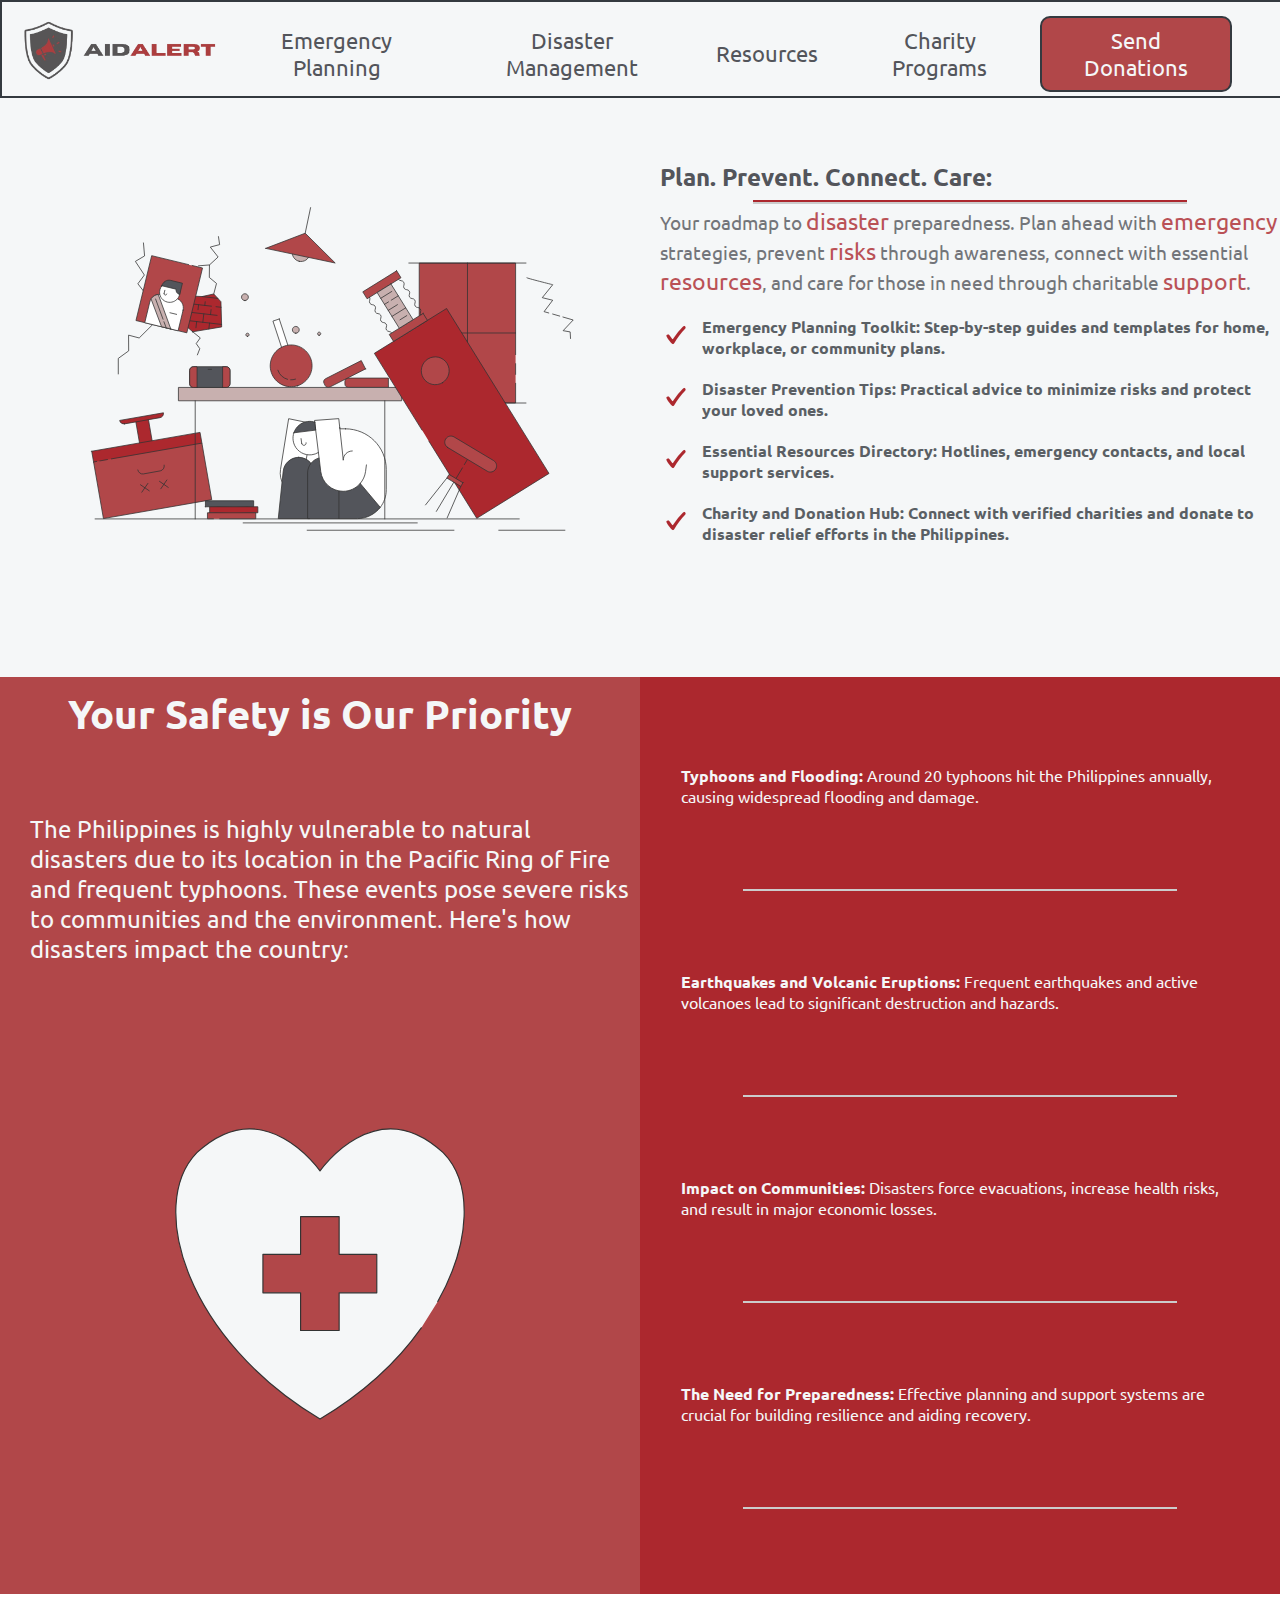
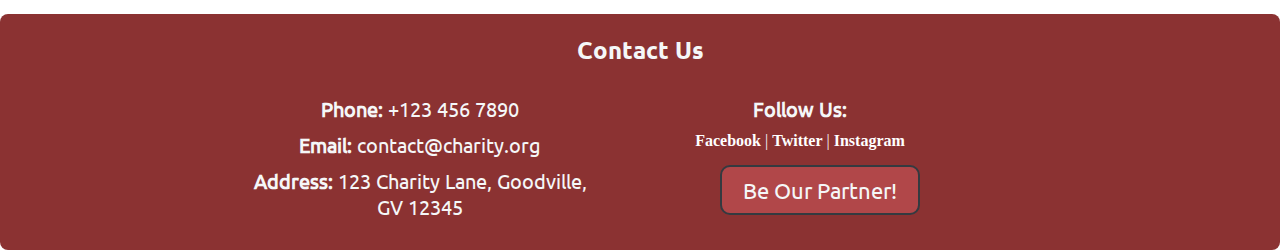
<file: htdocs/index.html>
<!DOCTYPE html>
<html lang="en">
<head>
  <meta charset="UTF-8">
  <meta name="viewport" content="width=device-width, initial-scale=1.0">
  <title>My App Bar</title>
  <link rel="stylesheet" href="firstLandingPage.css">
</head>
<body>
  <header>
    <div class="app-bar">
      <a href="index.html">
        <div><img src="assets/aid.png" alt="Logo"></div>
      </a>
      <nav>
        <button class="nav-btn emergency-planning" onclick="window.location.href='emergency planning.html';">Emergency Planning</button>    
        <button class="nav-btn disaster-management" onclick="window.location.href='disaster management.html';">Disaster Management</button>
        <button class="nav-btn resources" onclick="window.location.href='resources.html';">Resources</button>
        <button class="nav-btn charity-programs" onclick="window.location.href='charity.html';">Charity Programs</button>
        <button class="nav-btn nav-btnn" onclick="window.location.href='accadmin.php?redirect_to_donations=true';">Send Donations</button> <!-- Updated Link -->
      </nav>
    </div>
  </header>

  <div class="container firstPage-container">
    <div class="svgImage-container">
      <img src="assets/earthquake.svg" alt="SVG file"/>
    </div>
    <div class="info-container">
      <p class="top-text">Plan. Prevent. Connect. Care:</p>
      <hr class="divider">
      <p class="bottom-text">
        Your roadmap to <span class="red-text">disaster</span> preparedness. Plan ahead with <span class="red-text">emergency</span> strategies, prevent <span class="red-text">risks</span> through awareness, connect with essential <span class="red-text">resources</span>, and care for those in need through charitable <span class="red-text">support</span>.
      </p>
      <div class="sub-text-container">
        <div class="sub-text-icon">
          <img src="assets/check.png" alt="Icon image">
        </div>
        <p class="sub-text">Emergency Planning Toolkit: Step-by-step guides and templates for home, workplace, or community plans.</p>
      </div>
      <div class="sub-text-container">
        <div class="sub-text-icon">
          <img src="assets/check.png" alt="Icon image">
        </div>
        <p class="sub-text">Disaster Prevention Tips: Practical advice to minimize risks and protect your loved ones.</p>
      </div>
      <div class="sub-text-container">
        <div class="sub-text-icon">
          <img src="assets/check.png" alt="Icon image">
        </div>
        <p class="sub-text">Essential Resources Directory: Hotlines, emergency contacts, and local support services.</p>
      </div>
      <div class="sub-text-container">
        <div class="sub-text-icon">
          <img src="assets/check.png" alt="Icon image">
        </div>
        <p class="sub-text">Charity and Donation Hub: Connect with verified charities and donate to disaster relief efforts in the Philippines.</p>
      </div>
    </div>
  </div>

  <div class="container secondPage-container">
    <div class="left-container">
      <p class="centered-text">Your Safety is Our Priority</p>
      <div class="dividerrr"></div>
      <p class="disaster-text">The Philippines is highly vulnerable to natural disasters due to its location in the Pacific Ring of Fire and frequent typhoons. These events pose severe risks to communities and the environment. Here's how disasters impact the country:</p>
      <div class="image-container">
        <img src="assets/heart.svg" alt="Image">
      </div>
    </div>

    <div class="right-container">
      <div class="text">
        <span class="text-bold">Typhoons and Flooding:</span> Around 20 typhoons hit the Philippines annually, causing widespread flooding and damage.
      </div>
      <div class="divider"></div>
      <div class="text">
        <span class="text-bold">Earthquakes and Volcanic Eruptions:</span> Frequent earthquakes and active volcanoes lead to significant destruction and hazards.
      </div>
      <div class="divider"></div>
      <div class="text">
        <span class="text-bold">Impact on Communities:</span> Disasters force evacuations, increase health risks, and result in major economic losses.
      </div>
      <div class="divider"></div>
      <div class="text">
        <span class="text-bold">The Need for Preparedness:</span> Effective planning and support systems are crucial for building resilience and aiding recovery.
      </div>
      <div class="divider"></div>
    </div>
  </div>

  <div class="contact-section">
    <h2>Contact Us</h2>
    <div class="contact-container">
        <div class="contact-info">
            <p><strong>Phone:</strong> +123 456 7890</p>
            <p><strong>Email:</strong> contact@charity.org</p>
            <p><strong>Address:</strong> 123 Charity Lane, Goodville, GV 12345</p>
        </div>
        <div class="contact-social">
          <p><strong>Follow Us:</strong></p>
          <div class="social-links">
            <a href="https://www.facebook.com/charity" class="contact-link">Facebook</a> |
            <a href="https://twitter.com/charity" class="contact-link">Twitter</a> |
            <a href="https://www.instagram.com/charity" class="contact-link">Instagram</a>
          </div>
          <a href="accadmin.php">
            <button class="new-button">Be Our Partner!</button>
          </a>
        </div>
    </div>
  </div>
</body>
</html>
</file>
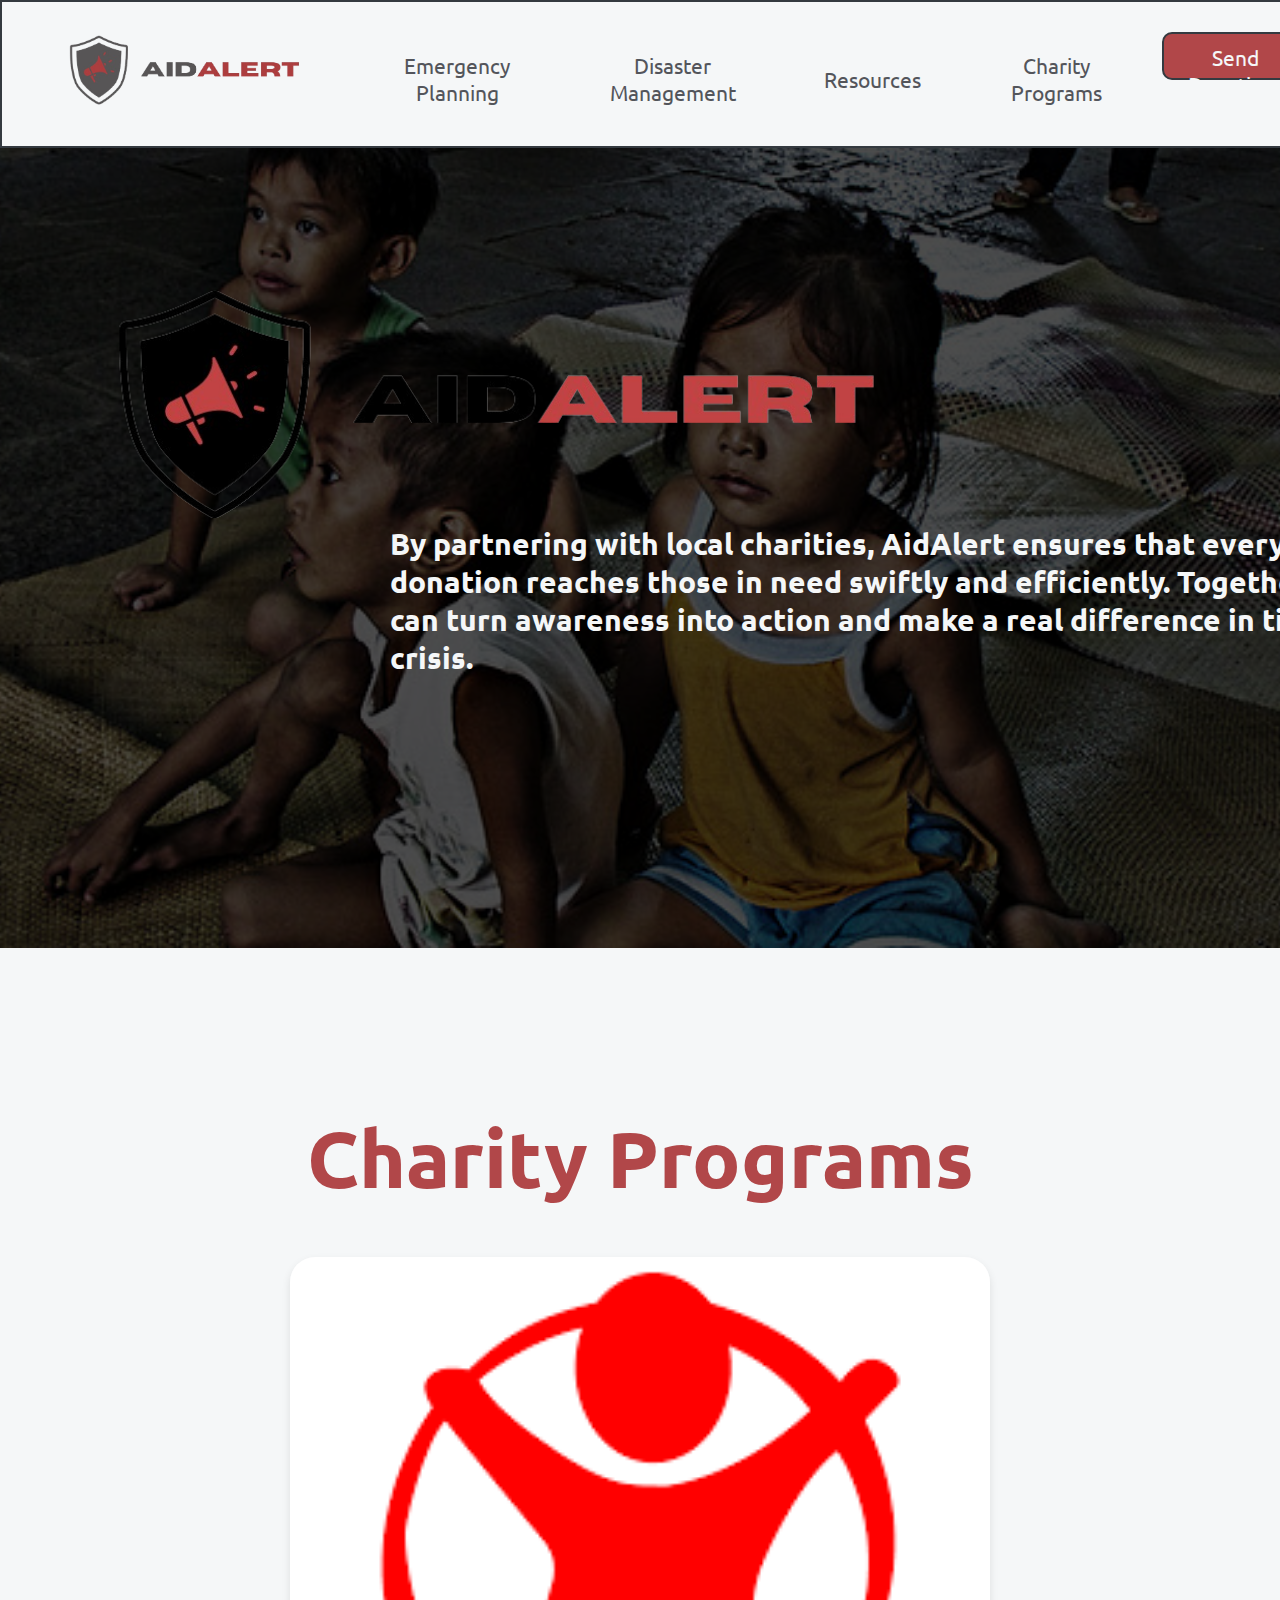
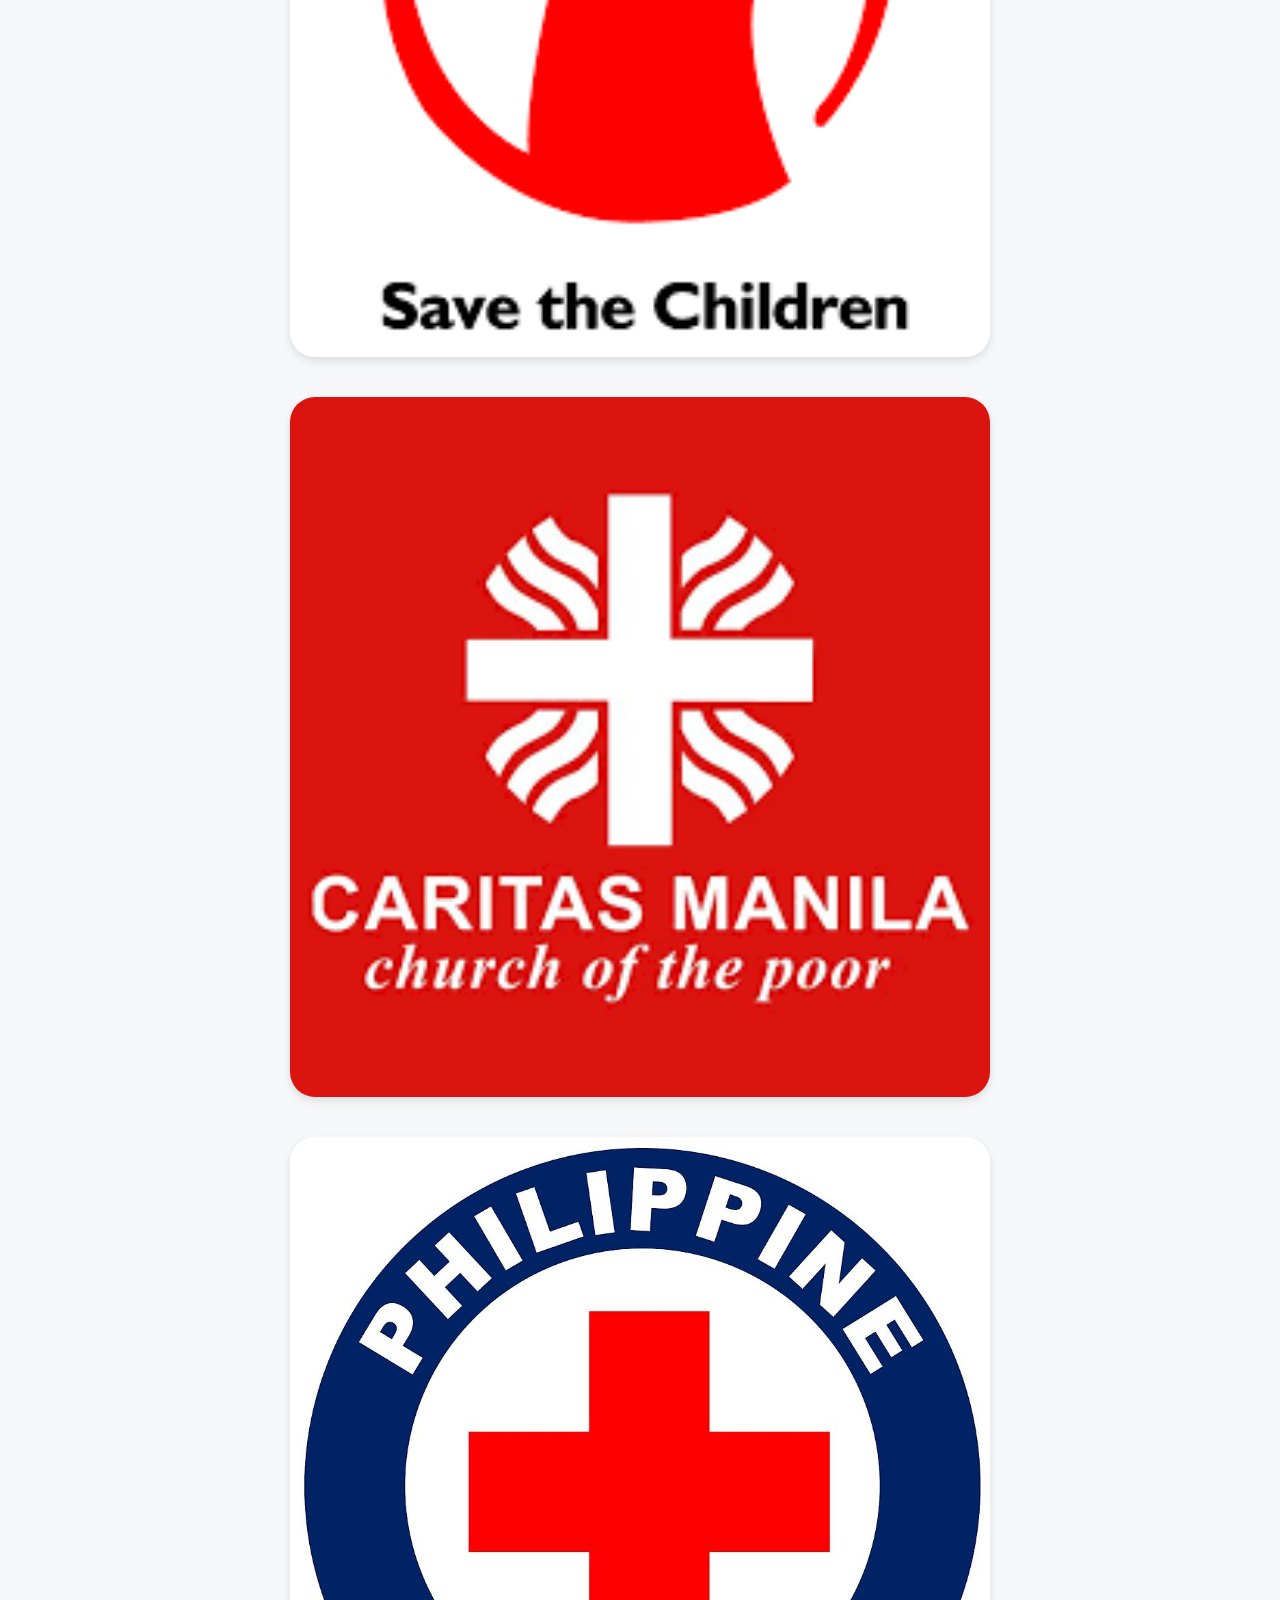
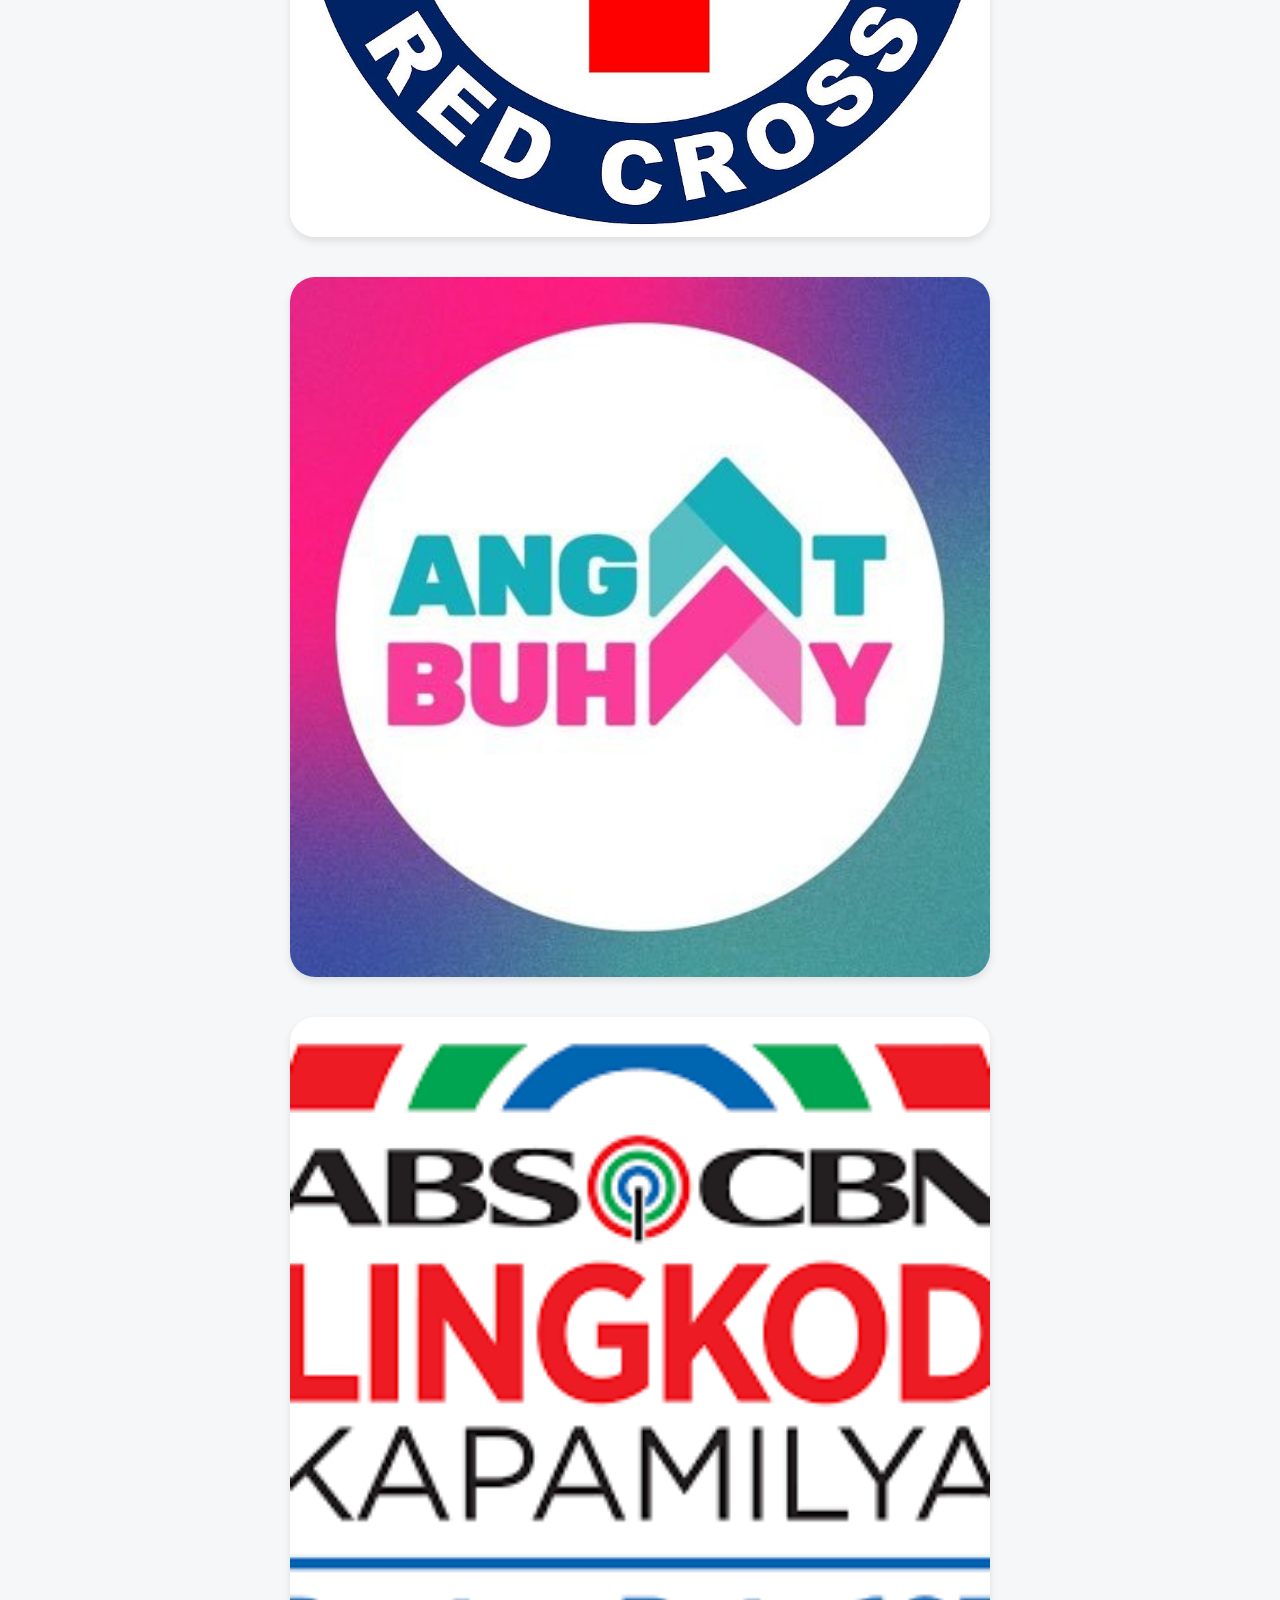
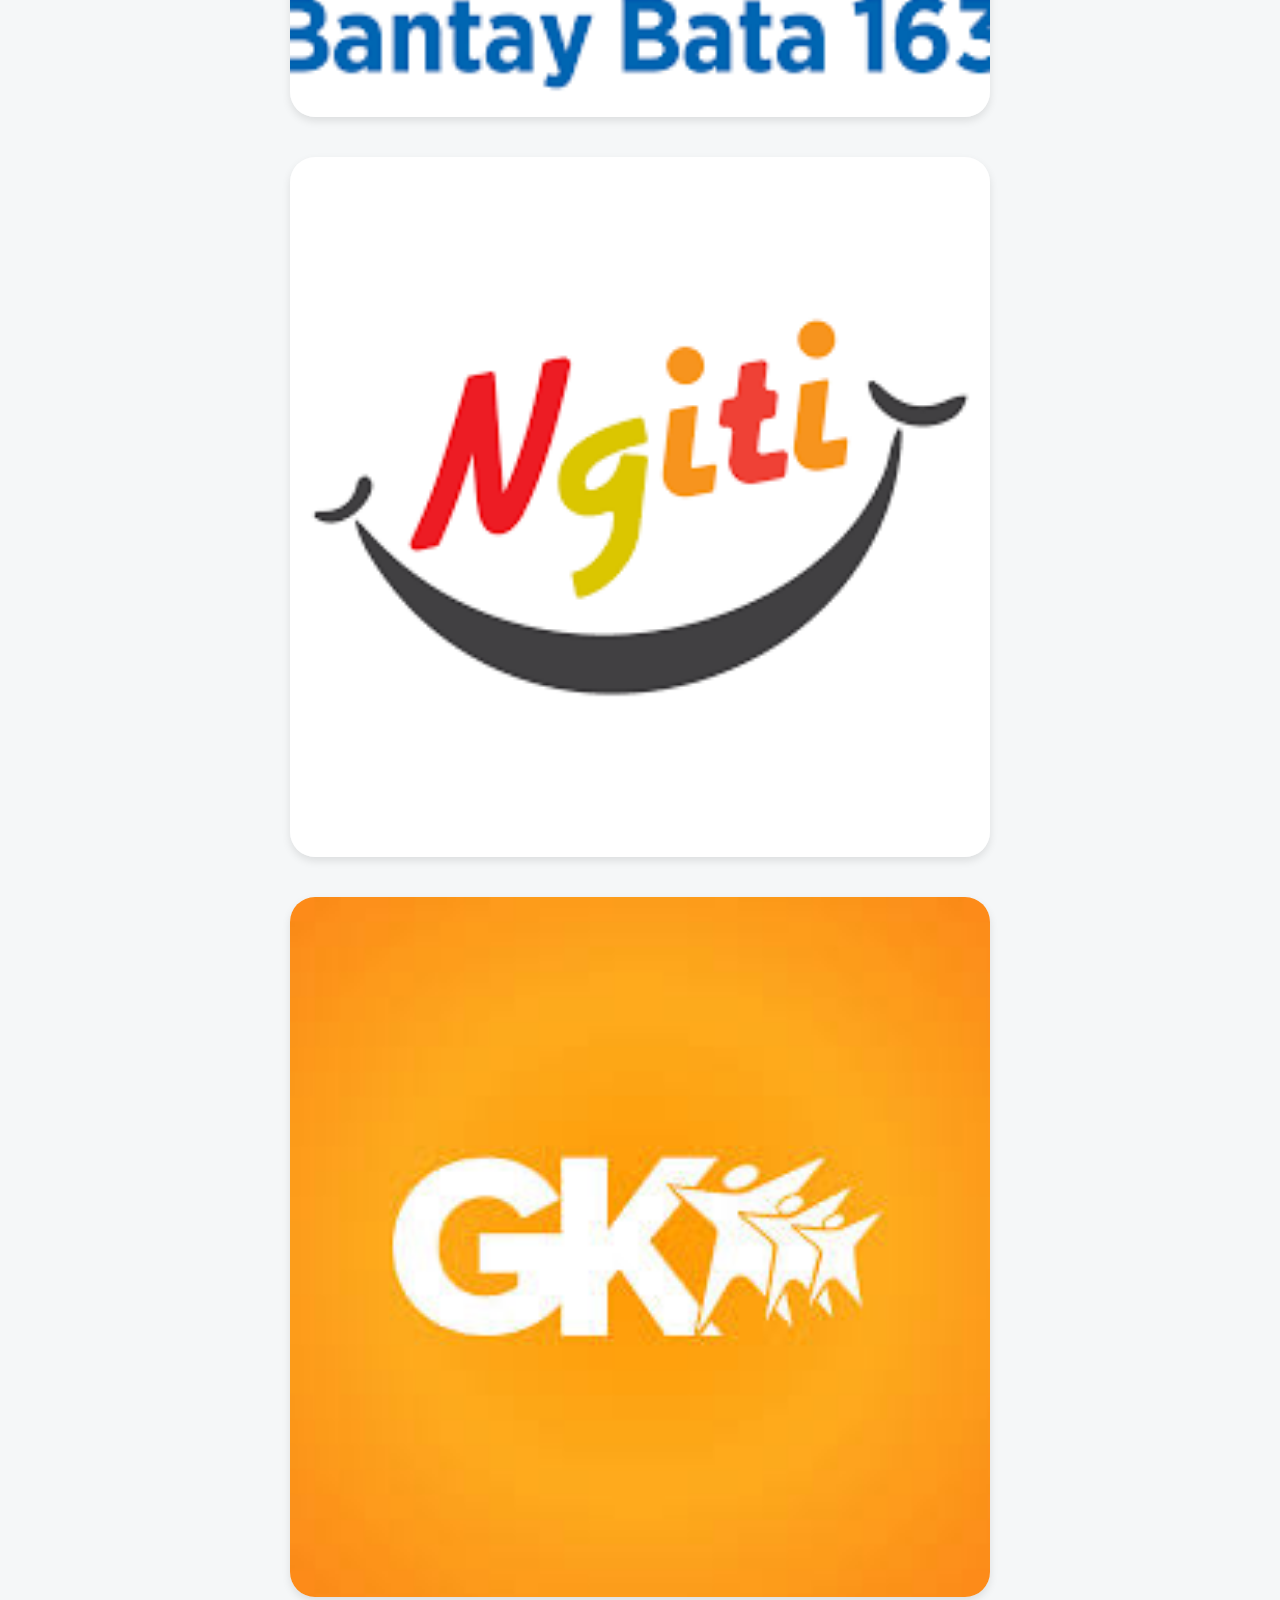
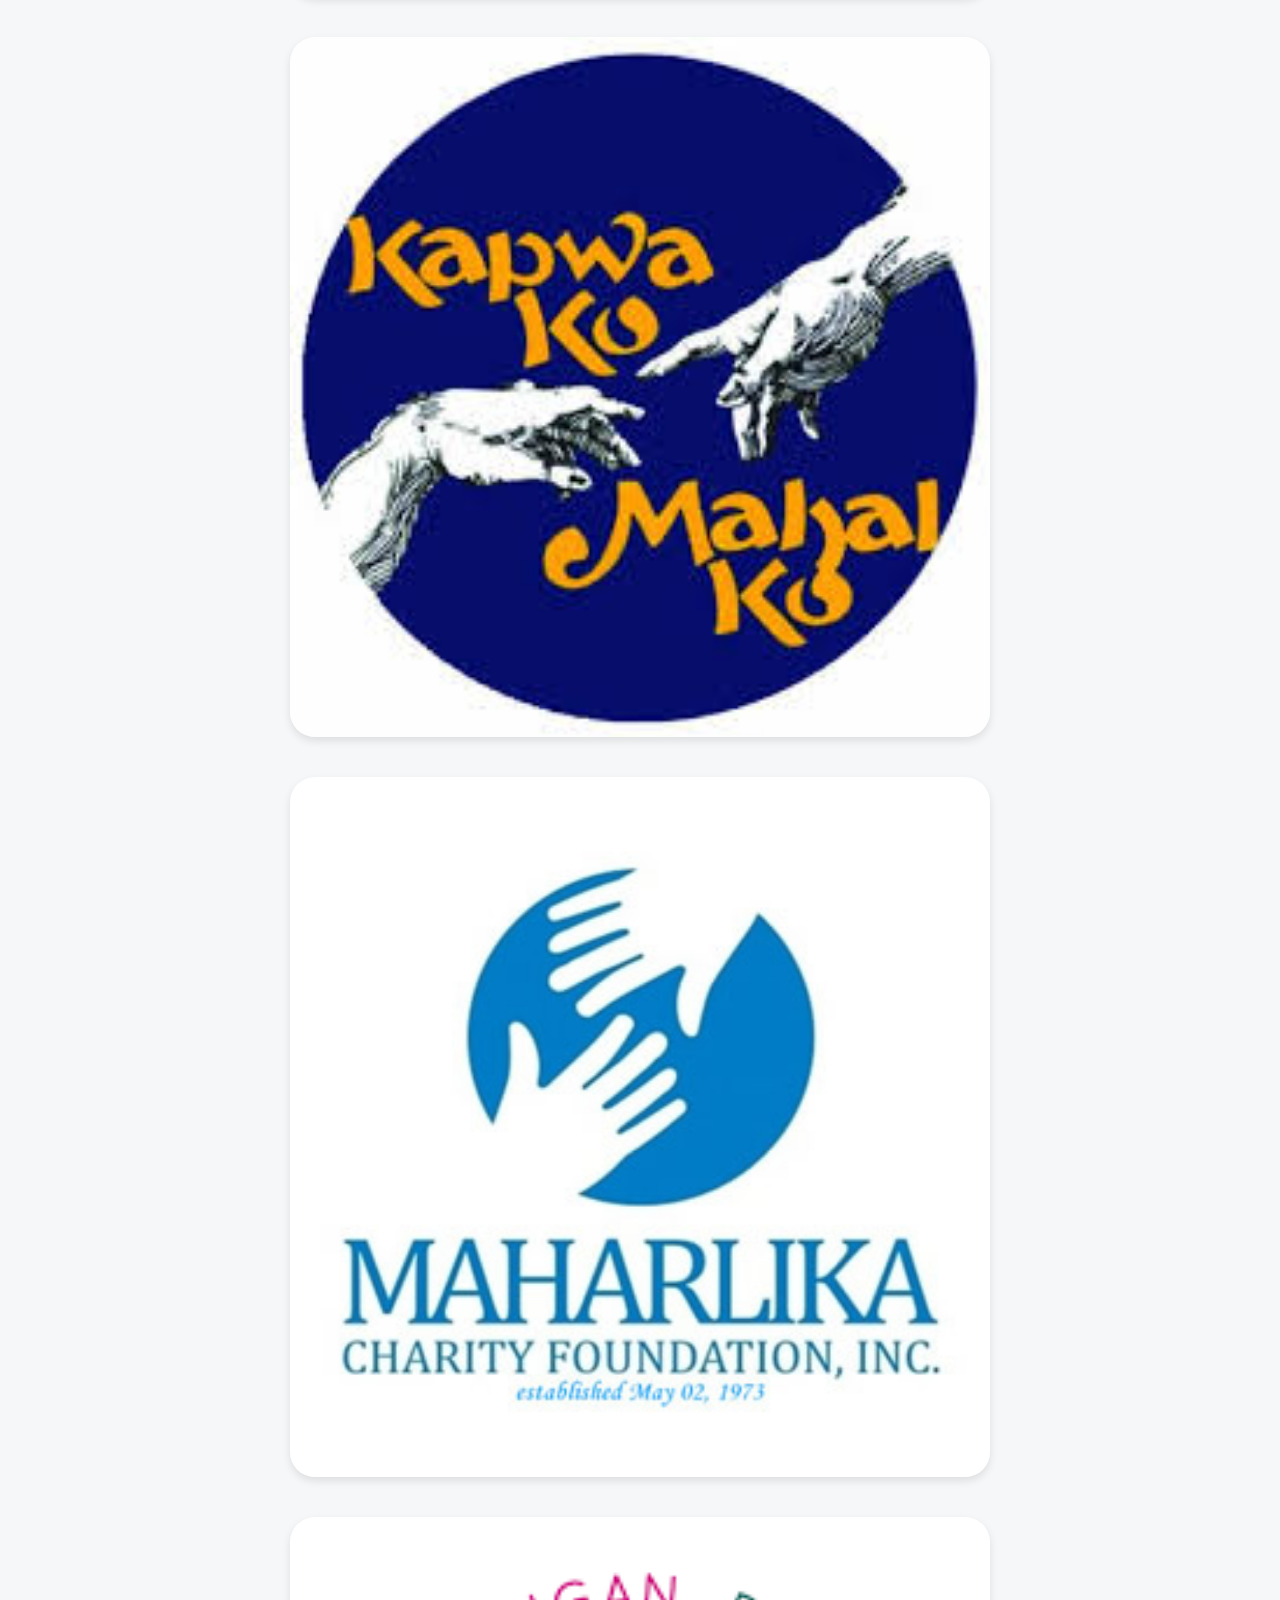
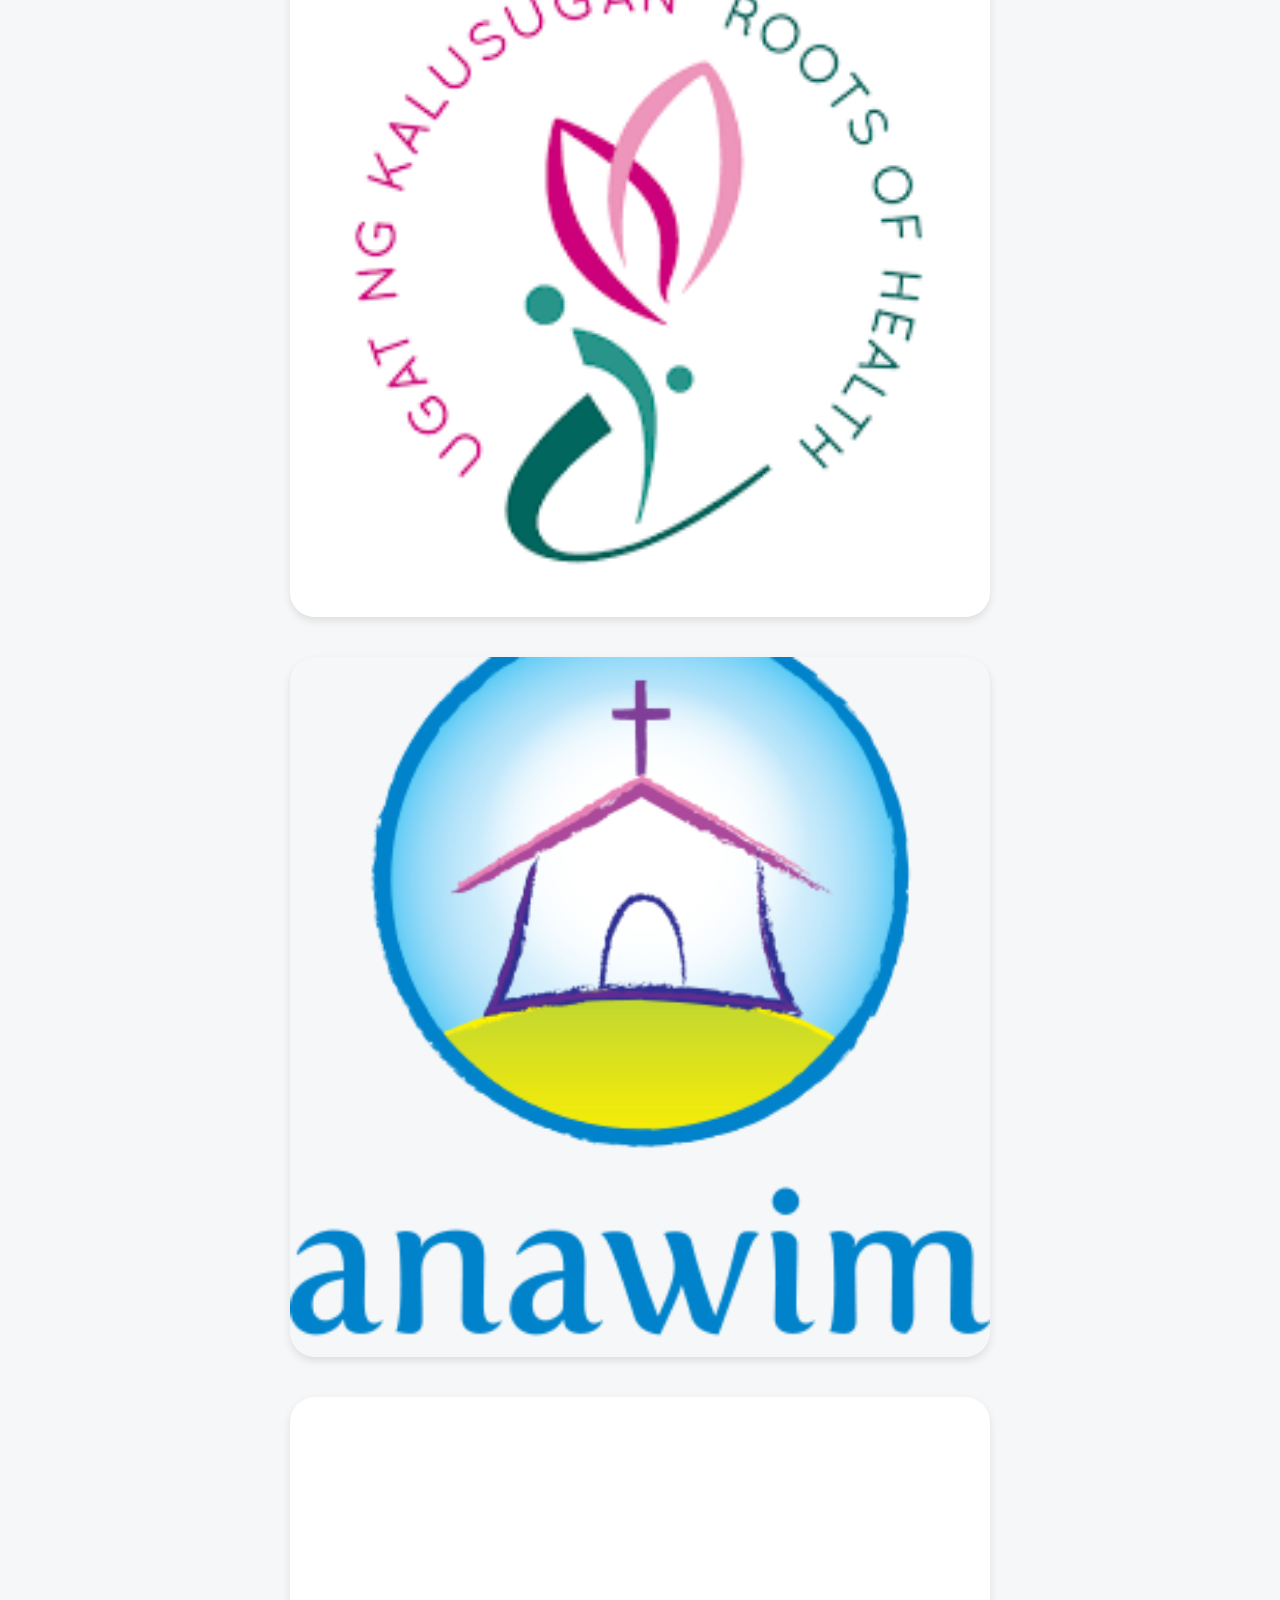
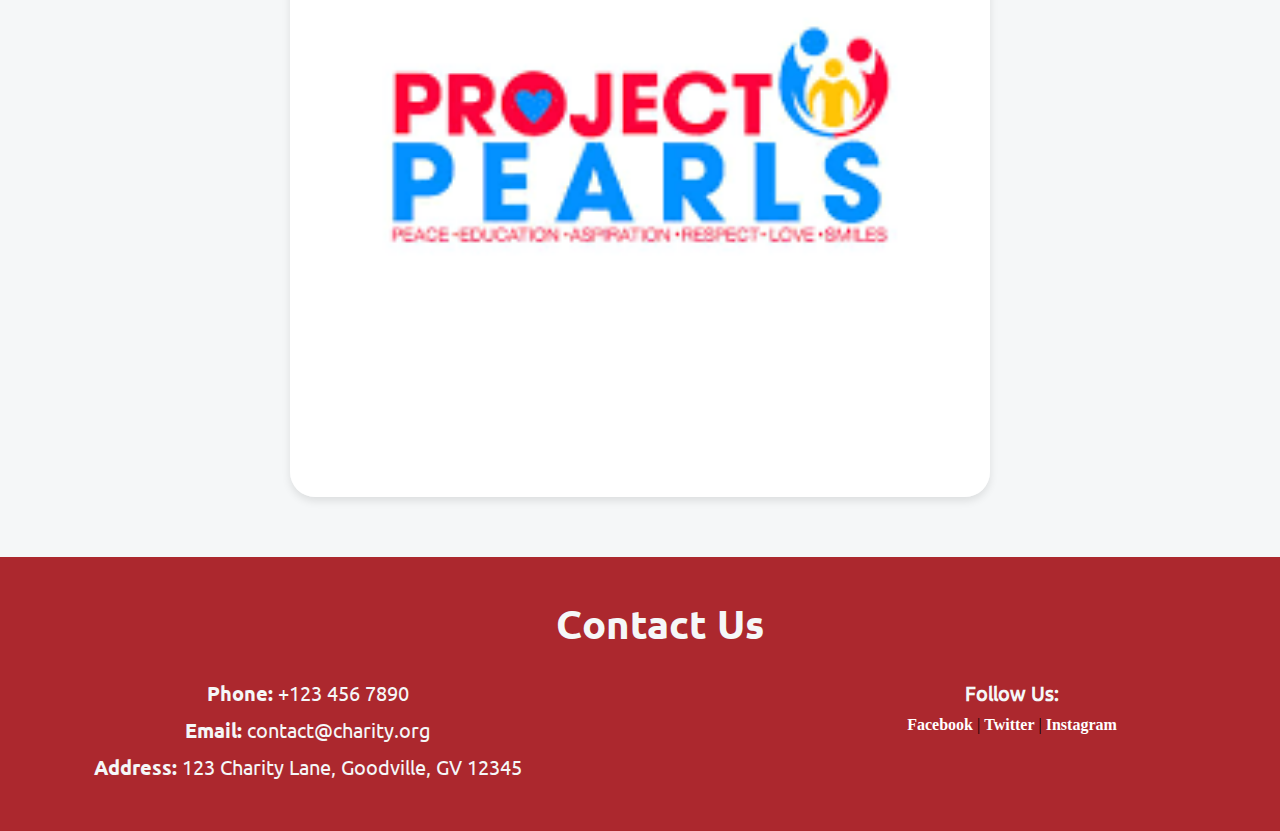
<file: htdocs/charity.html>
<!DOCTYPE html>
<html lang="en">
<head>
  <meta charset="UTF-8">
  <meta name="viewport" content="width=device-width, initial-scale=1.0">
  <title>Charity Programs</title>
  <link rel="stylesheet" href="charity.css">
</head>
<body>
  
  <header>
    <div class="main-image">
      <img src="assets/main-image.jpeg" alt="Your Image">
      <div class="background-overlay"></div>
      <div class="text-overlay">
        <img src="assets/AidAlert-removebg.png">
        <p>By partnering with local charities, AidAlert ensures 
          that every donation reaches those in need swiftly and 
          efficiently. Together, we can turn awareness into action 
          and make a real difference in times of crisis.</p>
      </div>
    </div>
    
    <div class="app-bar">
      <a href="index.html">
        <div><img src="assets/aid.png" alt="Logo"></div>
      </a>
      <nav>
        <button class="nav-btn emergency-planning"onclick="window.location.href='emergency planning.html';">Emergency Planning</button>    
        <button class="nav-btn disaster-management"onclick="window.location.href='disaster management.html';">Disaster Management</button>
        <button class="nav-btn resources" onclick="window.location.href='resources.html';">Resources</button>
        <button class="nav-btn charity-programs" onclick="window.location.href='charity.html';">Charity Programs</button>
        <button class="nav-btnn new-button" onclick="window.location.href='../PrelimWEBSITE-main/donations.php';">Send Donations</button>
      </nav>
    </div>
  </header>

  <!-- Charity Programs Section -->
  <div class="charity-section">
    <h2>Charity Programs</h2>
    <div class="charity-container">

      <!-- Charity Program 1 -->
      <div class="charity-card">
        <div class="charity-image" style="background-image: url('assets/charity1.png');"></div>
        <div class="charity-content">
          <h3>Save the children</h3>
          <p>Save the Children, the world’s leading independent children’s organization, has
            been working in the Philippines for over four decades and is dedicated to transforming 
            children’s lives and the future we share. </p>
          <a href="https://www.savethechildren.org.ph/#top" class="charity-btn">Learn More</a>
        </div>
      </div>

      <!-- Charity Program 2 -->
      <div class="charity-card">
        <div class="charity-image" style="background-image: url('assets/charity2.png');"></div>
        <div class="charity-content">
          <h3>Caritas Manila</h3>
          <p>Caritas Manila is a non-profit organization that 
            <br>serves as the lead social service and development 
            ministry of the Catholic Church in the Philippines.</p>
          <a href="https://caritasmanila.org.ph/" class="charity-btn">Learn More</a>
        </div>
      </div>

      <!-- Charity Program 3 -->
      <div class="charity-card">
        <div class="charity-image" style="background-image: url('assets/charity3.jpg');"></div>
        <div class="charity-content">
          <h3>Red Cross</h3>
          <p>Philippine Red Cross has truly become the premier humanitarian organization in the 
            country, committed to provide quality life-saving services that protect the life and 
            dignity especially of indigent Filipinos in vulnerable situations.
          </p>
          <a href="https://redcross.org.ph/" class="charity-btn">Learn More</a>
        </div>
      </div>

      <!-- Charity Program 4 -->
      <div class="charity-card">
        <div class="charity-image" style="background-image: url('assets/charity4.jpg');"></div>
        <div class="charity-content">
          <h3>Angat Buhay</h3>
          <p>Angat Buhay Foundation, incorporated as Angat Pinas, Inc., is a non-profit, 
            non-governmental organization based in the Philippines. </p>
          <a href="https://www.angatbuhay.ph/" class="charity-btn">Learn More</a>
        </div>
      </div>

      <!-- Charity Program 5 -->
      <div class="charity-card">
        <div class="charity-image" style="background-image: url('assets/charity5.png');"></div>
        <div class="charity-content">
          <h3>Bantay Bata 163</h3>
          <p>Bantay Bata 163 is a social welfare program of ABS-CBN 
            Foundation. Launched in 1997, it aims to protect disadvantaged and 
            at-risk children through a nationwide network of social 
            services. </p>
          <a href="https://childhelplineinternational.org/philippines-bantay-bata-163/" class="charity-btn">Learn More</a>
        </div>
      </div>

      <!-- Charity Program 6 -->
      <div class="charity-card">
        <div class="charity-image" style="background-image: url('assets/charity6.png');"></div>
        <div class="charity-content">
          <h3>Ngiti Charity</h3>
          <p>NGITI promotes access to a healthy, safe, 
            and hygienic environment for the children to live 
            and learn in. </p>
          <a href="https://www.ngiti.org/" class="charity-btn">Learn More</a>
        </div>
      </div>

      <!-- Charity Program 7 -->
      <div class="charity-card">
        <div class="charity-image" style="background-image: url('assets/charity7.jfif');"></div>
        <div class="charity-content">
          <h3>Gawad Kalinga</h3>
          <p>Gawad Kalinga (GK) ("to give care" in Tagalog) is a Philippine 
            non-governmental organization known officially as the Gawad 
            Kalinga Community Development Foundation. It describes 
            itself as a "poverty alleviation and nation-building movement". </p>
          <a href="https://www.gk1world.com/home" class="charity-btn">Learn More</a>
        </div>
      </div>

      <!-- Charity Program 8 -->
      <div class="charity-card">
        <div class="charity-image" style="background-image: url('assets/charity8.jfif');"></div>
        <div class="charity-content">
          <h3>Kapwa Ko Mahal Ko</h3>
          <p>The Kapwa Ko Mahal Ko Foundation is a Philippines-based 
            non-profit NGO assisting indigent Filipinos with their 
            medical needs through multiple avenues.</p>
          <a href="https://www.kapwako.org/" class="charity-btn">Learn More</a>
        </div>
      </div>

      <!-- Charity Program 9 -->
      <div class="charity-card">
        <div class="charity-image" style="background-image: url('assets/charity9.png');"></div>
        <div class="charity-content">
          <h3>Maharlika Charity Foundation Inc.</h3>
          <p>The Maharlika Charity Foundation was founded in May 
            1973 to provide free surgical services to the poor 
            and the needy. MCFI is a non-stock, non-profit charity 
            foundation.</p>
          <a href="https://maharlikafoundation.org/" class="charity-btn">Learn More</a>
        </div>
      </div>

      <!-- Charity Program 10 -->
      <div class="charity-card">
        <div class="charity-image" style="background-image: url('assets/charity10.png');"></div>
        <div class="charity-content">
          <h3>Roots Of Health</h3>
          <p>Roots of Health (Ugat ng Kalusugan) is a nonprofit 
            organization focused on improving the reproductive, 
            maternal and sexual health of women, girls, and their 
            communities in Puerto Princesa, Palawan in the Philippines.</p>
          <a href="https://rootsofhealth.org/" class="charity-btn">Learn More</a>
        </div>
      </div>

      <!-- Charity Program 11 -->
      <div class="charity-card">
        <div class="charity-image" style="background-image: url('assets/charity11.png');"></div>
        <div class="charity-content">
          <h3>Anawim Home Of God's Poor</h3>
          <p>Anawim Lay Missions opened its doors in 1996 to rejected 
            and abandoned elderly who are roaming the streets. 
            Its purpose is to provide a home, a sanctuary, to 
            those poor and abandoned elderly who have nowhere 
            else to go.</p>
          <a href="https://anawim.com.ph/" class="charity-btn">Learn More</a>
        </div>
      </div>

      <!-- Charity Program 12 -->
      <div class="charity-card">
        <div class="charity-image" style="background-image: url('assets/charity12.png');"></div>
        <div class="charity-content">
          <h3>Project Pearls</h3>
          <p>Through our scholarship grants, feeding programs, 
            literacy projects, and health care programs, we seek 
            to bring Peace, Education, Aspiration, Respect, Love, 
            and Smiles (PEARLS) to children in poor communities.</p>
          <a href="https://www.projectpearls.org/" class="charity-btn">Learn More</a>
        </div>
      </div>
    </div>
  </div>

<div class="contact-section">
  <h2>Contact Us</h2>
  <div class="contact-container">
    <div class="contact-info">
      <p><strong>Phone:</strong> +123 456 7890</p>
      <p><strong>Email:</strong> contact@charity.org</p>
      <p><strong>Address:</strong> 123 Charity Lane, Goodville, GV 12345</p>
    </div>
    <div class="contact-social">
      <p><strong>Follow Us:</strong></p>
      <a href="https://www.facebook.com/charity" class="contact-link">Facebook</a> |
      <a href="https://twitter.com/charity" class="contact-link">Twitter</a> |
      <a href="https://www.instagram.com/charity" class="contact-link">Instagram</a>
    </div>
  </div>
</div>

</body>
</html>
</file>
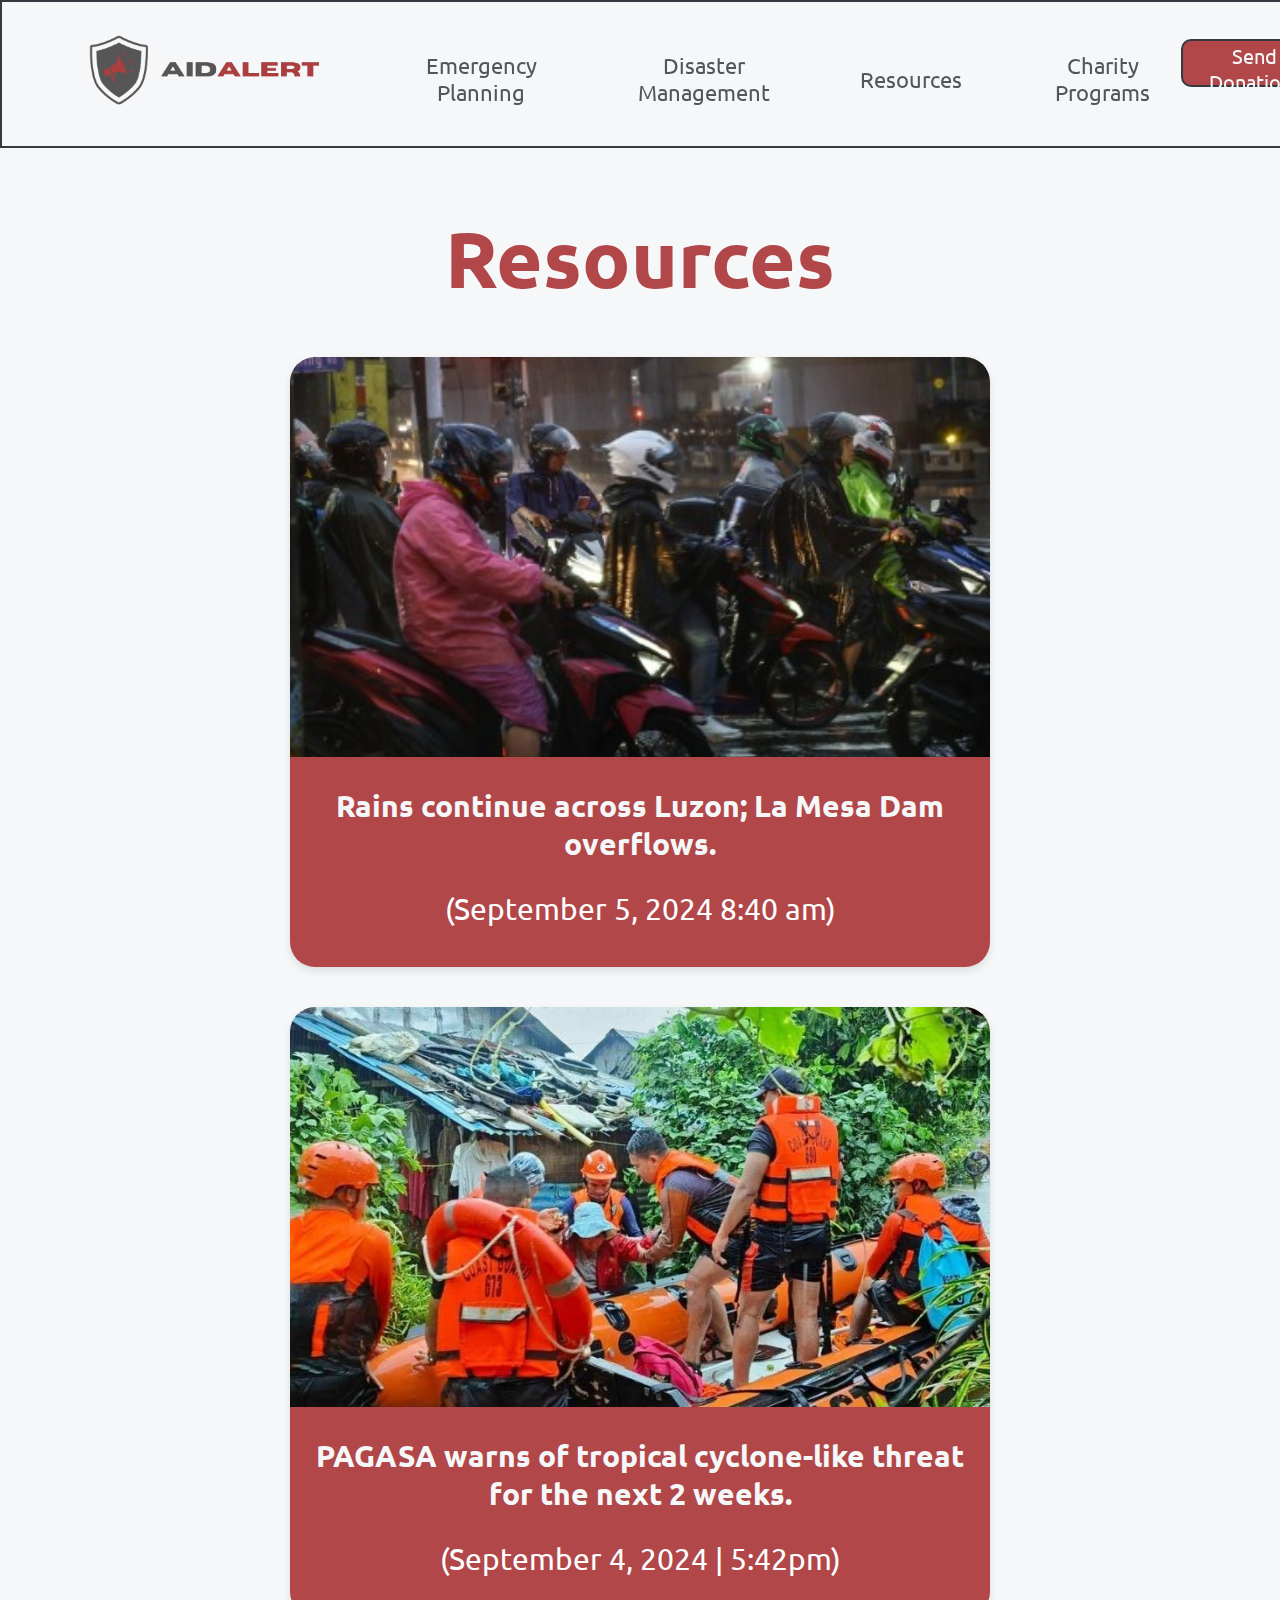
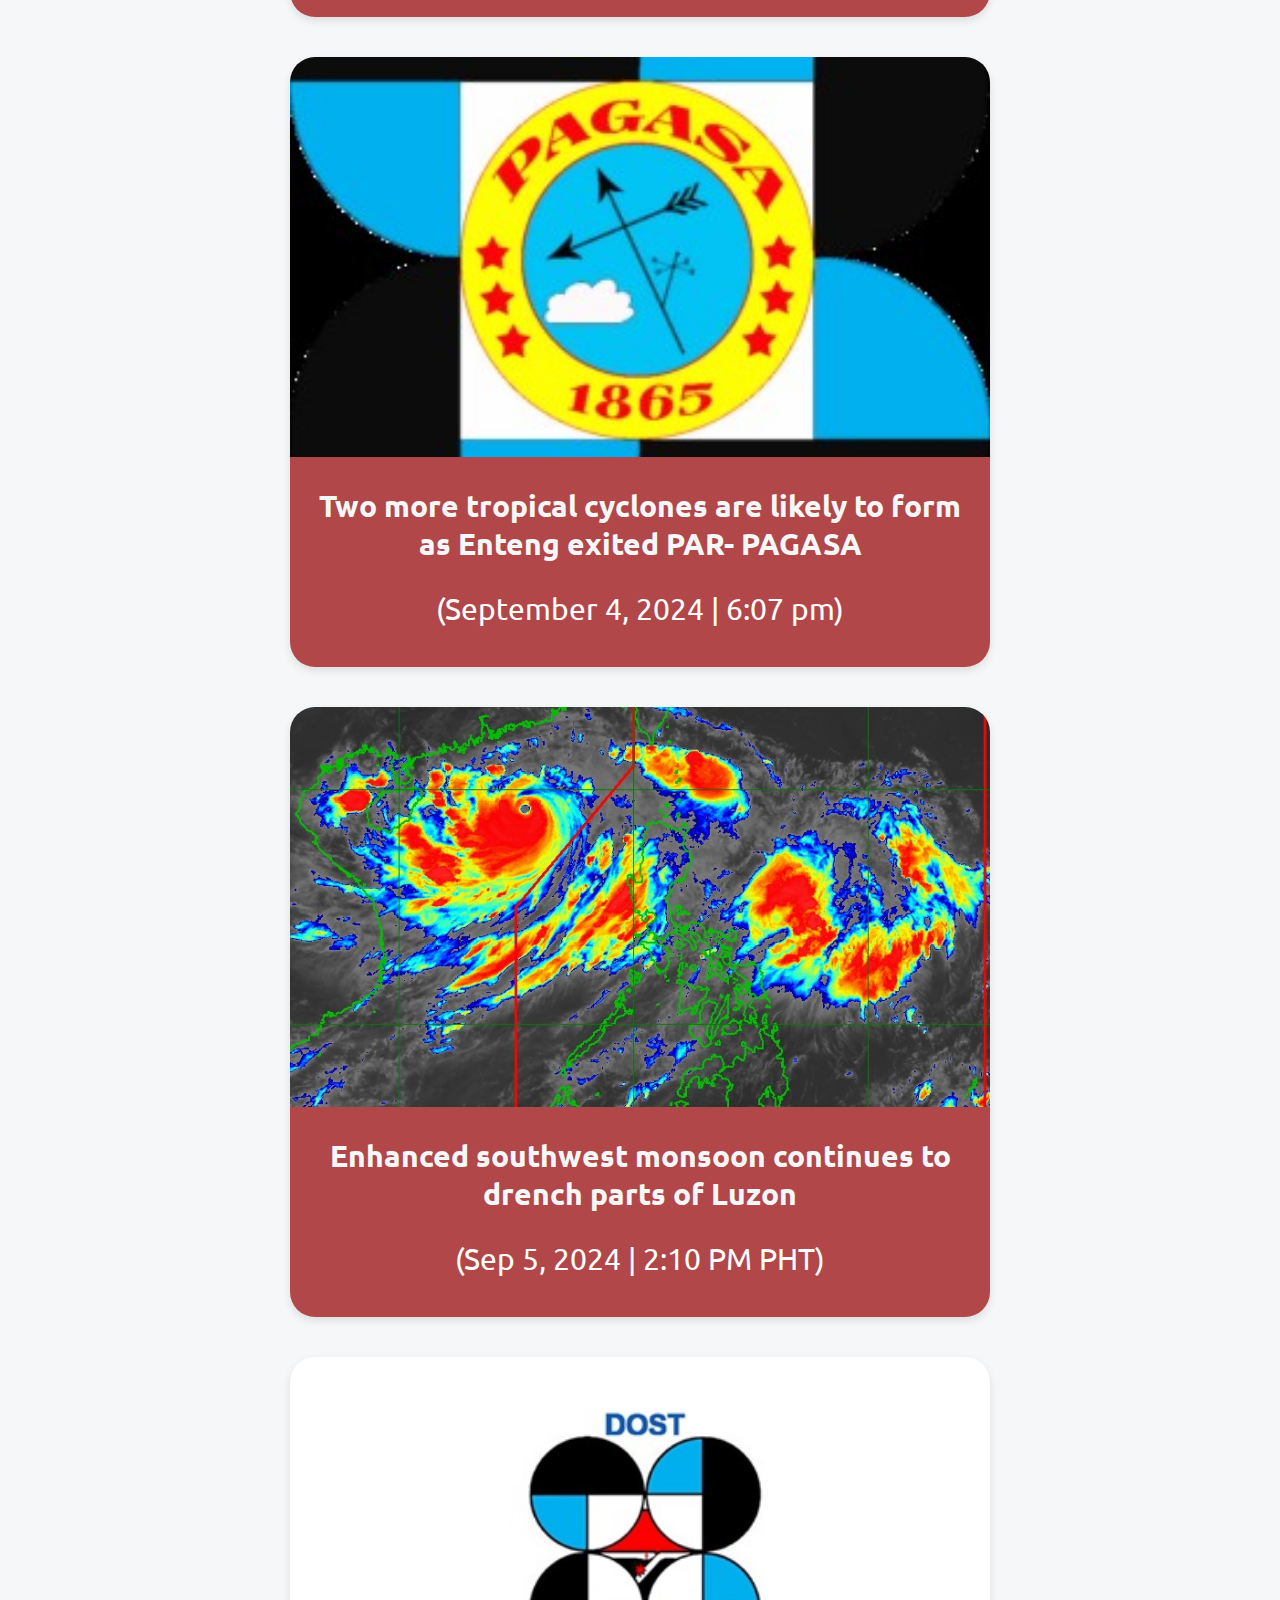
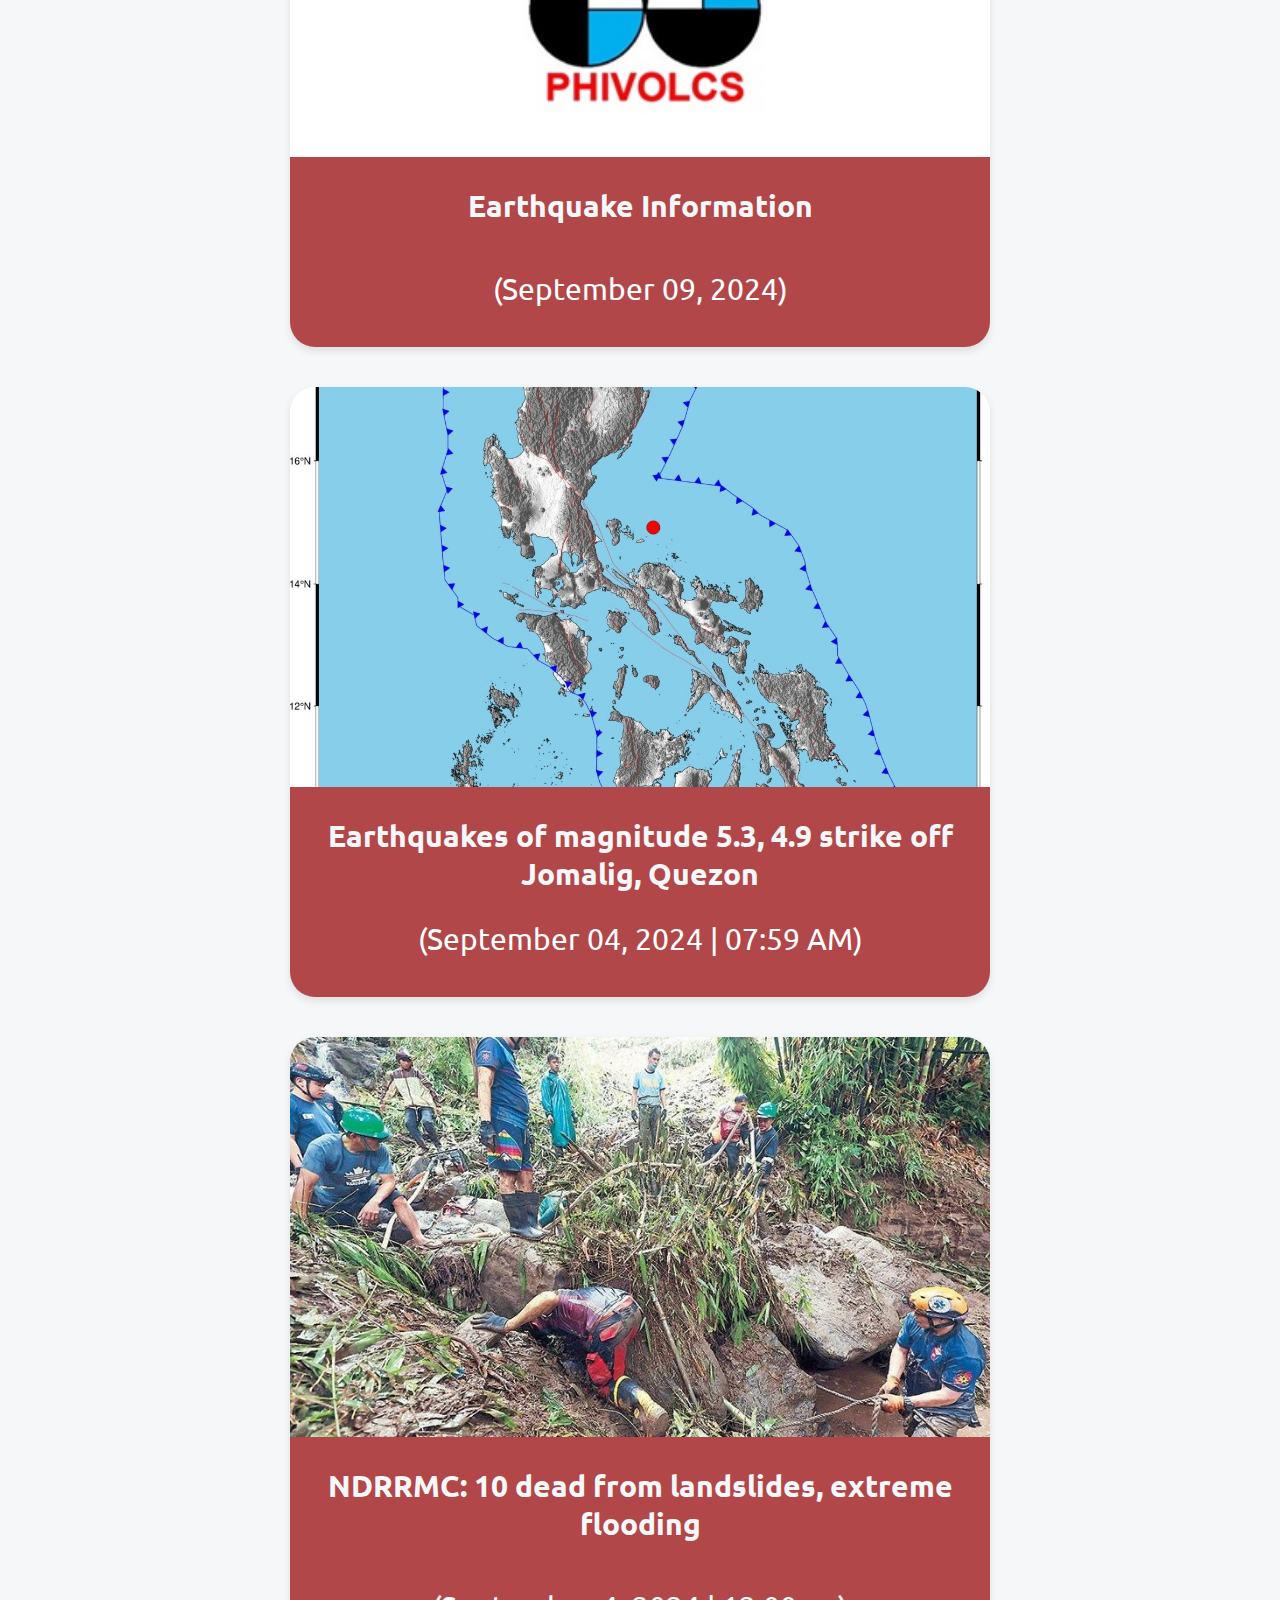
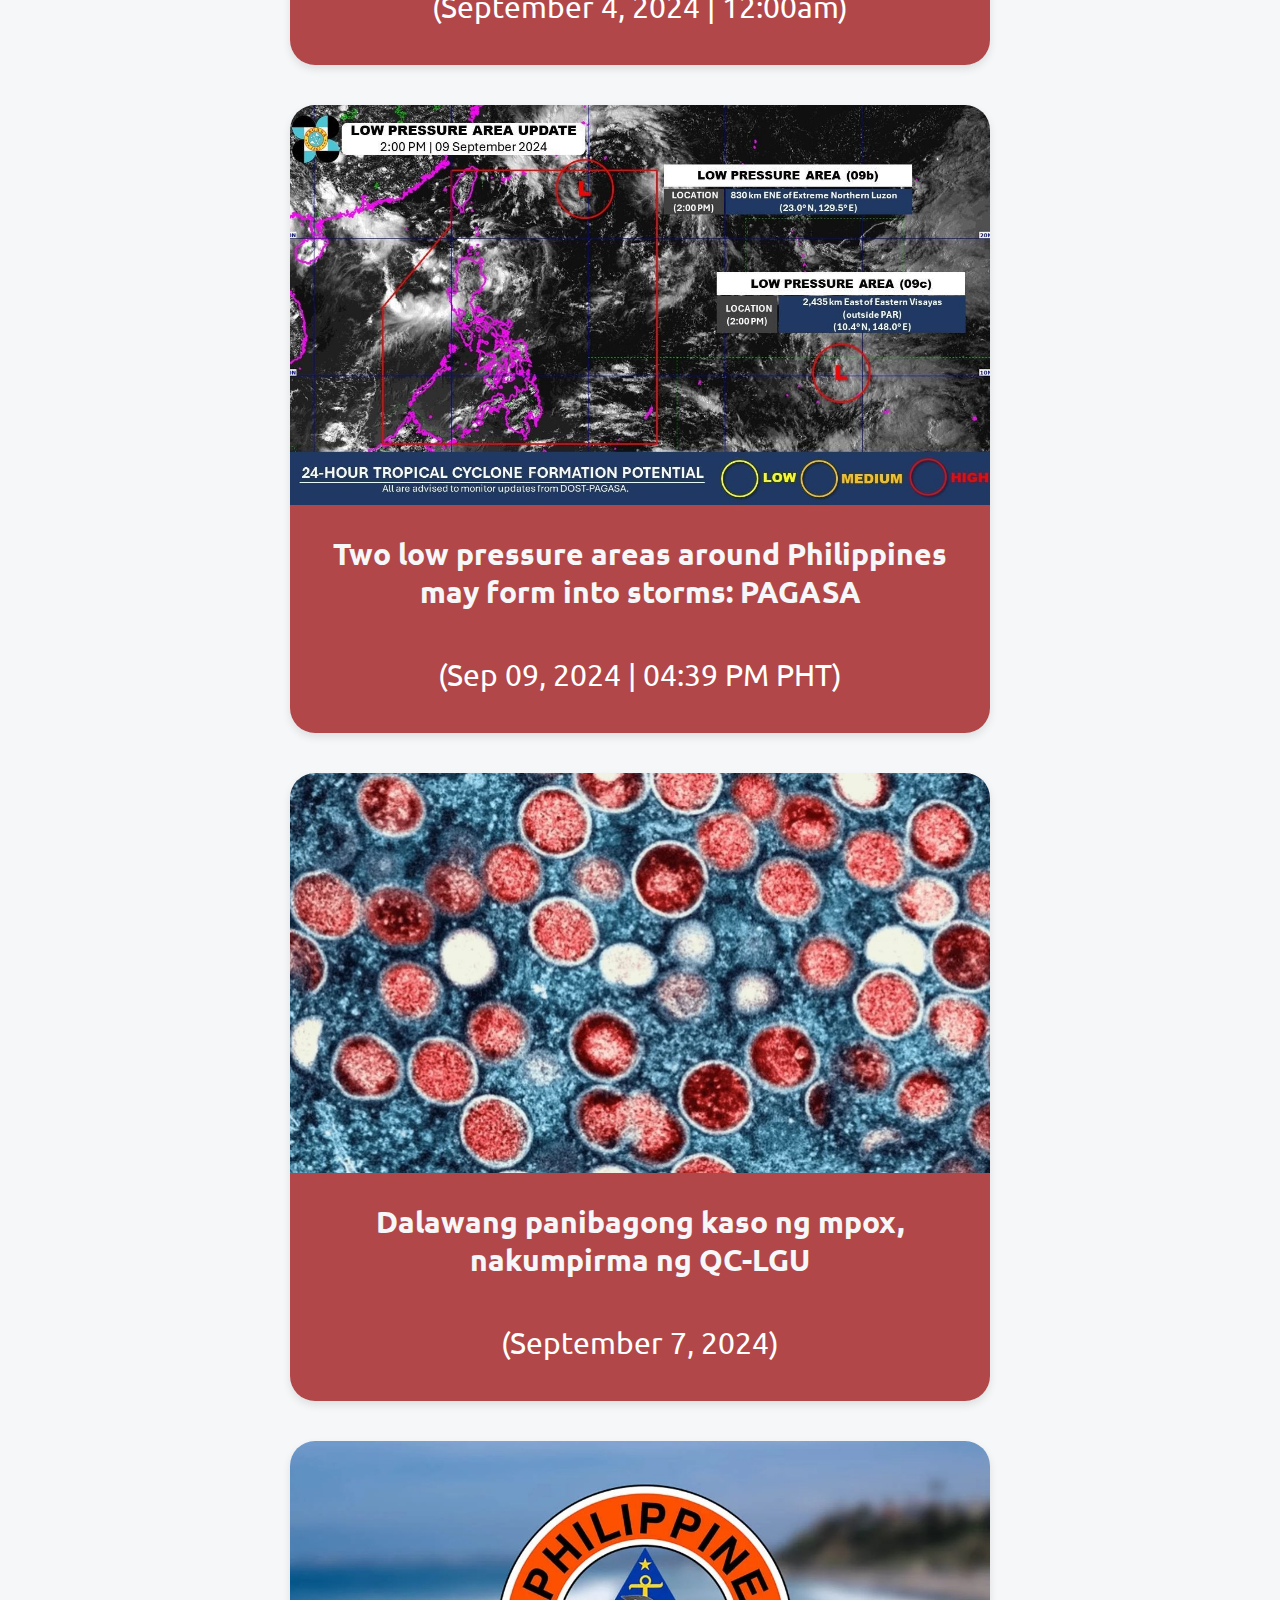
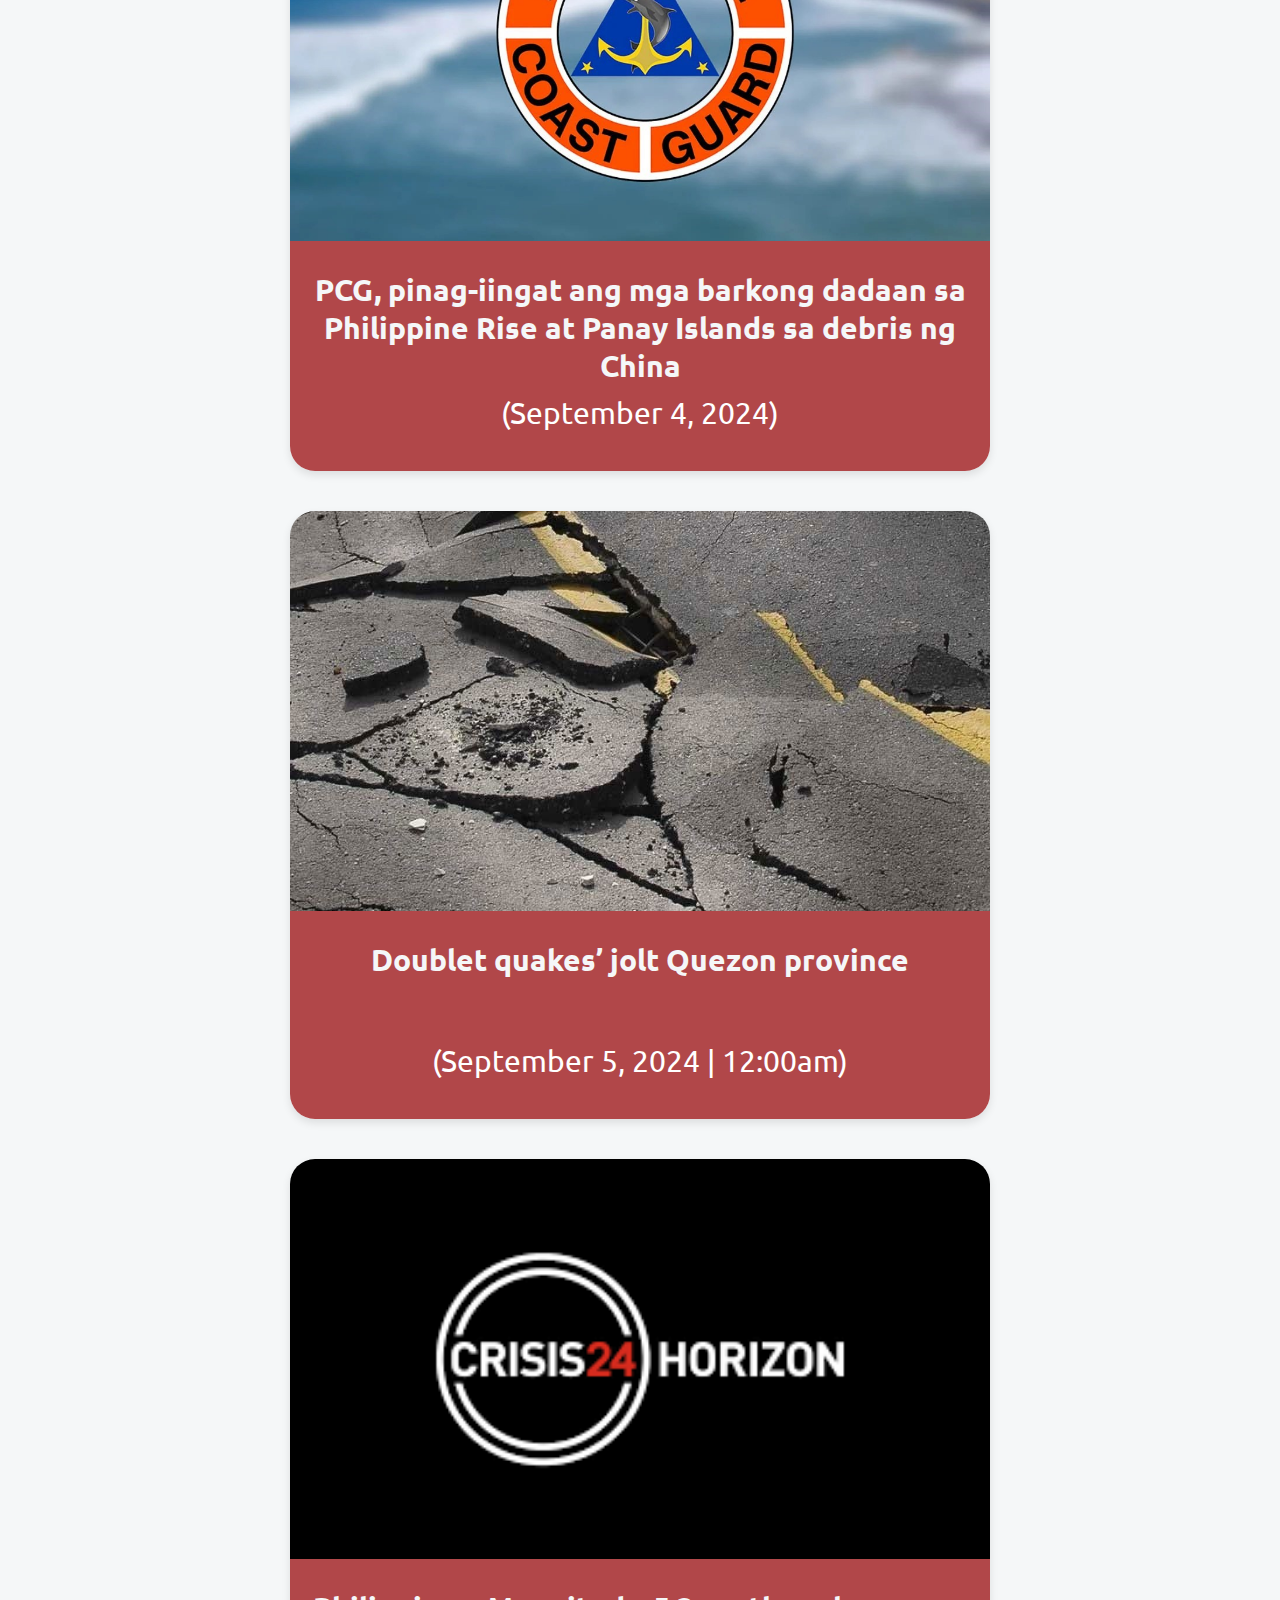
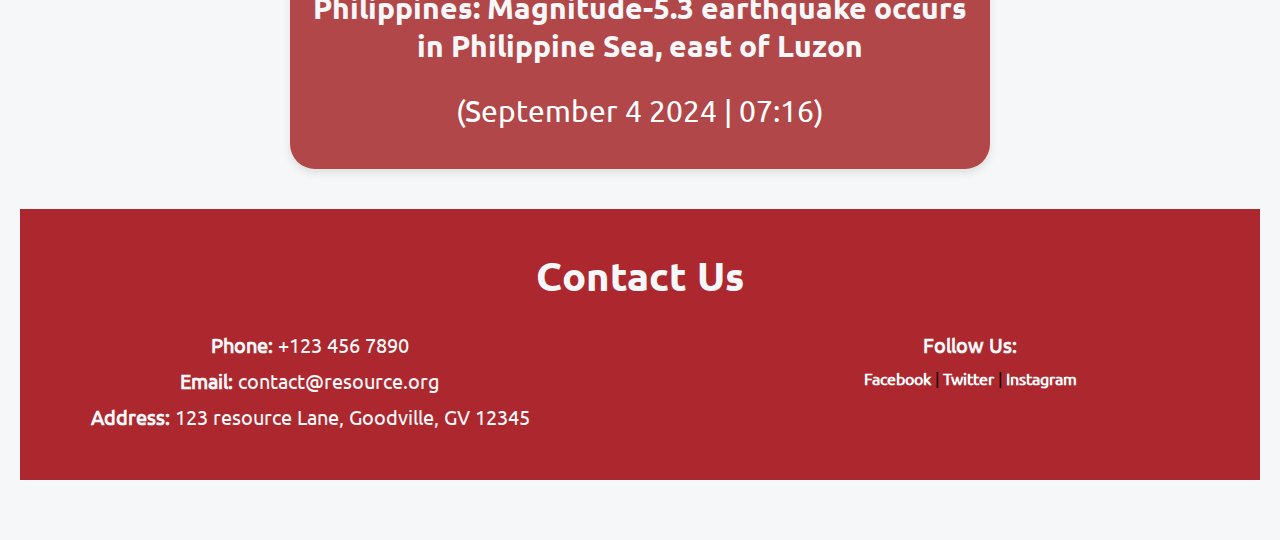
<file: htdocs/resources.html>
<!DOCTYPE html>
<html lang="en">
<head>
  <meta charset="UTF-8">
  <meta name="viewport" content="width=device-width, initial-scale=1.0">
  <title>Resources</title>
  <link rel="stylesheet" href="resources.css">
</head>
<body>
  
  <header>
    <div class="app-bar">
      <a href="index.html">
        <div><img src="assets/aid.png" alt="Logo"></div>
      </a>
      <nav>
        <button class="nav-btn emergency-planning"onclick="window.location.href='emergency planning.html';">Emergency Planning</button>    
        <button class="nav-btn disaster-management"onclick="window.location.href='disaster management.html';">Disaster Management</button>
        <button class="nav-btn resources" onclick="window.location.href='resources.html';">Resources</button>
        <button class="nav-btn charity-programs" onclick="window.location.href='charity.html';">Charity Programs</button>
        <button class="nav-btnn new-button" onclick="window.location.href='donations.php';">Send Donations</button>
      </nav>
    </div>
  </header>

  <div class="resource-section">
    <h2>Resources</h2>
    <div class="resource-container">

      <!-- resource Program 1 -->
      <a href= "https://www.pna.gov.ph/articles/1232660" class ="resource-card">
        <div class="resource-image" style="background-image: url('assets/resource1.jpg');"></div>
        <div class="resource-content">
          <h3>Rains continue across Luzon; La Mesa Dam overflows.</h3> 
          <br>
          <p> (September 5, 2024 8:40 am) </p>
        </div>
      </a>

      <!-- resource Program 2 -->
      <a href= "https://www.philstar.com/headlines/weather/2024/09/04/2382846/pagasa-warns-tropical-cyclone-threat-next-2-weeks" class ="resource-card">
        <div class="resource-image" style="background-image: url('assets/resource2.jpg');"></div>
        <div class="resource-content">
          <h3>PAGASA warns of tropical cyclone-like threat for the next 2 weeks.</h3>
          <br><p>(September 4, 2024 | 5:42pm)</p>
        </div>
      </a>

      <!-- resource Program 3 -->
      <a href= "https://www.bworldonline.com/the-nation/2024/09/04/618254/two-more-tropical-cyclones-are-likely-to-form-as-enteng-exited-par-pagasa/" class ="resource-card">
        <div class="resource-image" style="background-image: url('assets/resource3.jpg');"></div>
        <div class="resource-content">
          <h3>Two more tropical cyclones are likely to form as Enteng exited PAR- PAGASA</h3>
            <br><p>(September 4, 2024 | 6:07 pm)</p>
        </div>
      </a>

      <!-- resource Program 4 -->
      <a href= "https://www.rappler.com/philippines/weather/southwest-monsoon-update-pagasa-forecast-september-5-2024-11am/" class ="resource-card">
        <div class="resource-image" style="background-image: url('assets/resource4.jpg');"></div>
        <div class="resource-content">
          <h3>Enhanced southwest monsoon continues to drench parts of Luzon</h3>
          <br><p>(Sep 5, 2024 | 2:10 PM PHT)</p>
        </div>
      </a>

      <!-- resource Program 5 -->
      <a href= "https://www.phivolcs.dost.gov.ph/index.php/earthquake/earthquake-information3/" class ="resource-card">
        <div class="resource-image" style="background-image: url('assets/resource5.jpg');"></div>
        <div class="resource-content">
          <h3>Earthquake Information</h3> 
          <br><br><p>(September 09, 2024)</p>
        </div>
      </a>

      <!-- resource Program 6 -->
      <a href= "https://newsinfo.inquirer.net/1979817/fwd-earthquake-story" class ="resource-card">
        <div class="resource-image" style="background-image: url('assets/resource6.jpg');"></div>
        <div class="resource-content">
          <h3>Earthquakes of magnitude 5.3, 4.9 strike off Jomalig, Quezon</h3>
          <br><p>(September 04, 2024 | 07:59 AM)</p>
        </div>
      </a>

      <!-- resource Program 7 -->
      <a href= "https://www.philstar.com/headlines/2024/09/04/2382708/ndrrmc-10-dead-landslides-extreme-flooding" class ="resource-card">
        <div class="resource-image" style="background-image: url('assets/resource7.jpg');"></div>
        <div class="resource-content">
          <h3>NDRRMC: 10 dead from landslides, extreme flooding</h3>
          <br><br><p>(September 4, 2024 | 12:00am)</p>
        </div>
      </a>

      <!-- resource Program 8 -->
      <a href= "https://news.abs-cbn.com/news/2024/9/9/two-low-pressure-areas-around-philippines-may-form-into-storms-pagasa-1625" class ="resource-card">
        <div class="resource-image" style="background-image: url('assets/resource8.jpg');"></div>
        <div class="resource-content">
          <h3>Two low pressure areas around Philippines may form into storms: PAGASA</h3>
          <br><br><p>(Sep 09, 2024 | 04:39 PM PHT)</p>
        </div>
      </a>

      <!-- resource Program 9 -->
      <a href= "https://www.brigadanews.ph/dalawang-panibagong-kaso-ng-mpox-nakumpirma-ng-qc-lgu/" class ="resource-card">
        <div class="resource-image" style="background-image: url('assets/resource9.jpg');"></div>
        <div class="resource-content">
          <h3>Dalawang panibagong kaso ng mpox, nakumpirma ng QC-LGU</h3>
          <br><br><p>(September 7, 2024)</p>
        </div>
      </a>

      <!-- resource Program 10 -->
      <a href= "https://www.brigadanews.ph/pcg-pinag-iingat-ang-mga-barkong-dadaan-sa-philippine-rise-at-panay-islands-sa-debris-ng-china/" class ="resource-card">
        <div class="resource-image" style="background-image: url('assets/resource10.jpg');"></div>
        <div class="resource-content">
          <h3>PCG, pinag-iingat ang mga barkong dadaan sa Philippine Rise at Panay Islands sa debris ng China</h3>
          <p>(September 4, 2024)</p>
        </div>
      </a>

      <!-- resource Program 11 -->
      <a href= "https://www.philstar.com/nation/2024/09/05/2382939/doublet-quakes-jolt-quezon-province " class ="resource-card">
        <div class="resource-image" style="background-image: url('assets/resource11.jpg');"></div>
        <div class="resource-content">
          <h3>Doublet quakes’ jolt Quezon province </h3>
          <br><br><br><p>(September 5, 2024 | 12:00am)</p>
        </div>
      </a>

      <!-- resource Program 12 -->
      <a href= "https://crisis24.garda.com/alerts/2024/09/philippines-magnitude-53-earthquake-occurs-in-philippine-sea-east-of-luzon-at-around-0716-sept-4" class ="resource-card">
        <div class="resource-image" style="background-image: url('assets/resource12.png');"></div>
        <div class="resource-content">
          <h3>Philippines: Magnitude-5.3 earthquake occurs in Philippine Sea, east of Luzon</h3>
          <br><p>(September 4 2024 | 07:16)</p>
        </div>
      </a>

  <!-- Contact Section -->
<div class="contact-section">
  <h2>Contact Us</h2>
  <div class="contact-container">
    <div class="contact-info">
      <p><strong>Phone:</strong> +123 456 7890</p>
      <p><strong>Email:</strong> contact@resource.org</p>
      <p><strong>Address:</strong> 123 resource Lane, Goodville, GV 12345</p>
    </div>
    <div class="contact-social">
      <p><strong>Follow Us:</strong></p>
      <a href="https://www.facebook.com/resource" class="contact-link">Facebook</a> |
      <a href="https://twitter.com/resource" class="contact-link">Twitter</a> |
      <a href="https://www.instagram.com/resource" class="contact-link">Instagram</a>
    </div>
  </div>
</div>

</body>
</html>
</file>
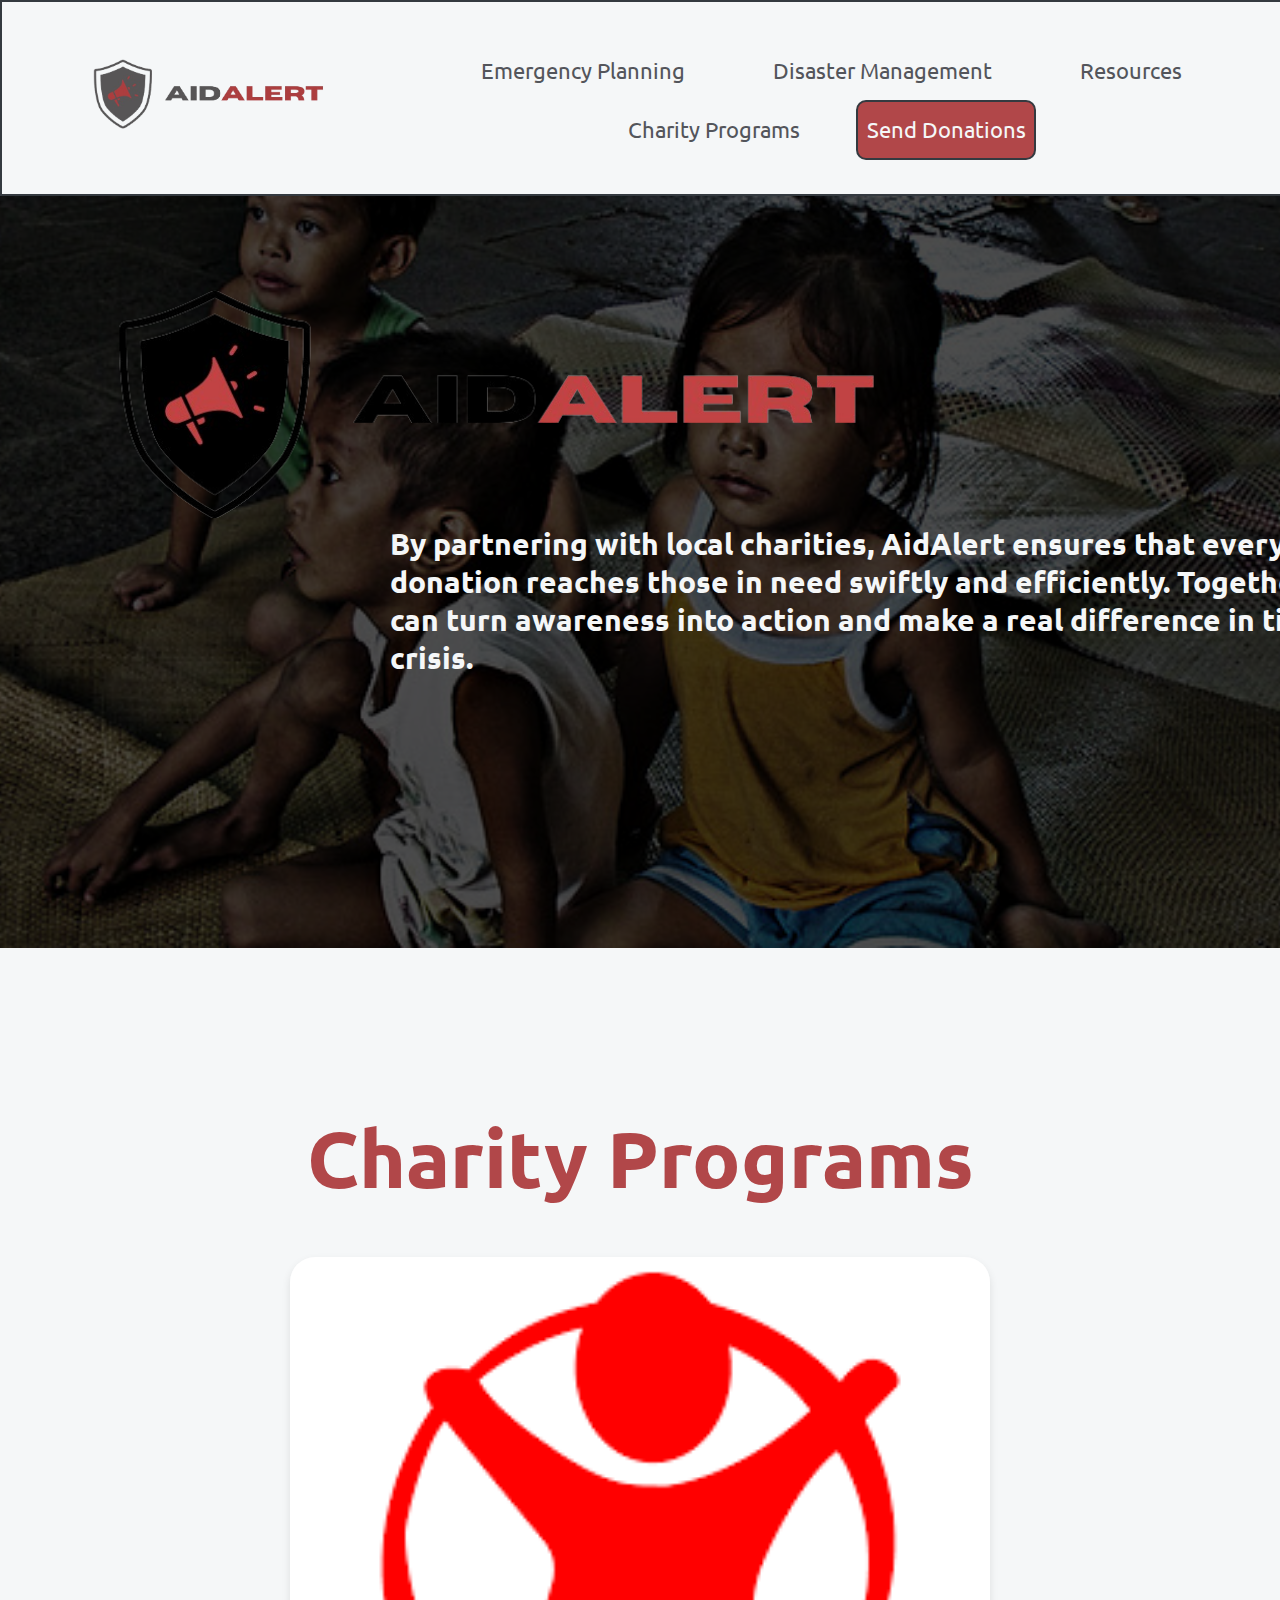
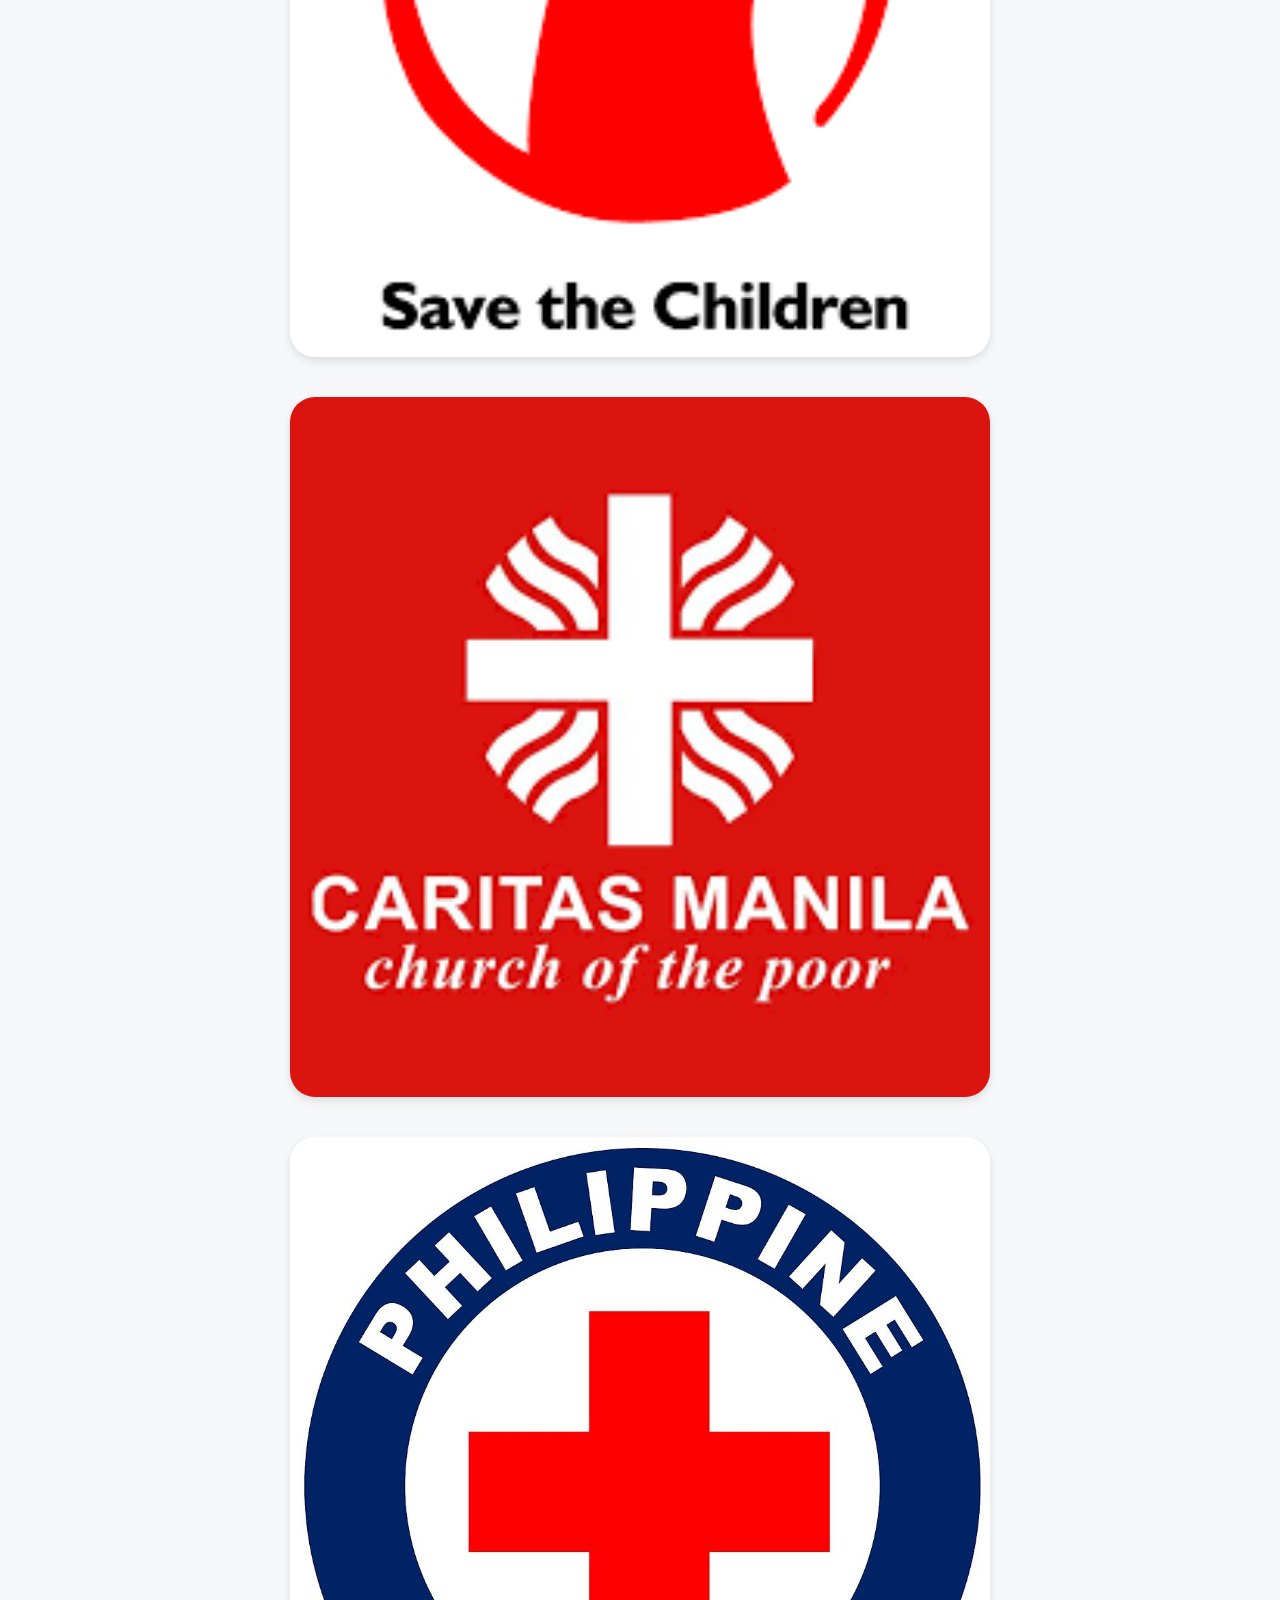
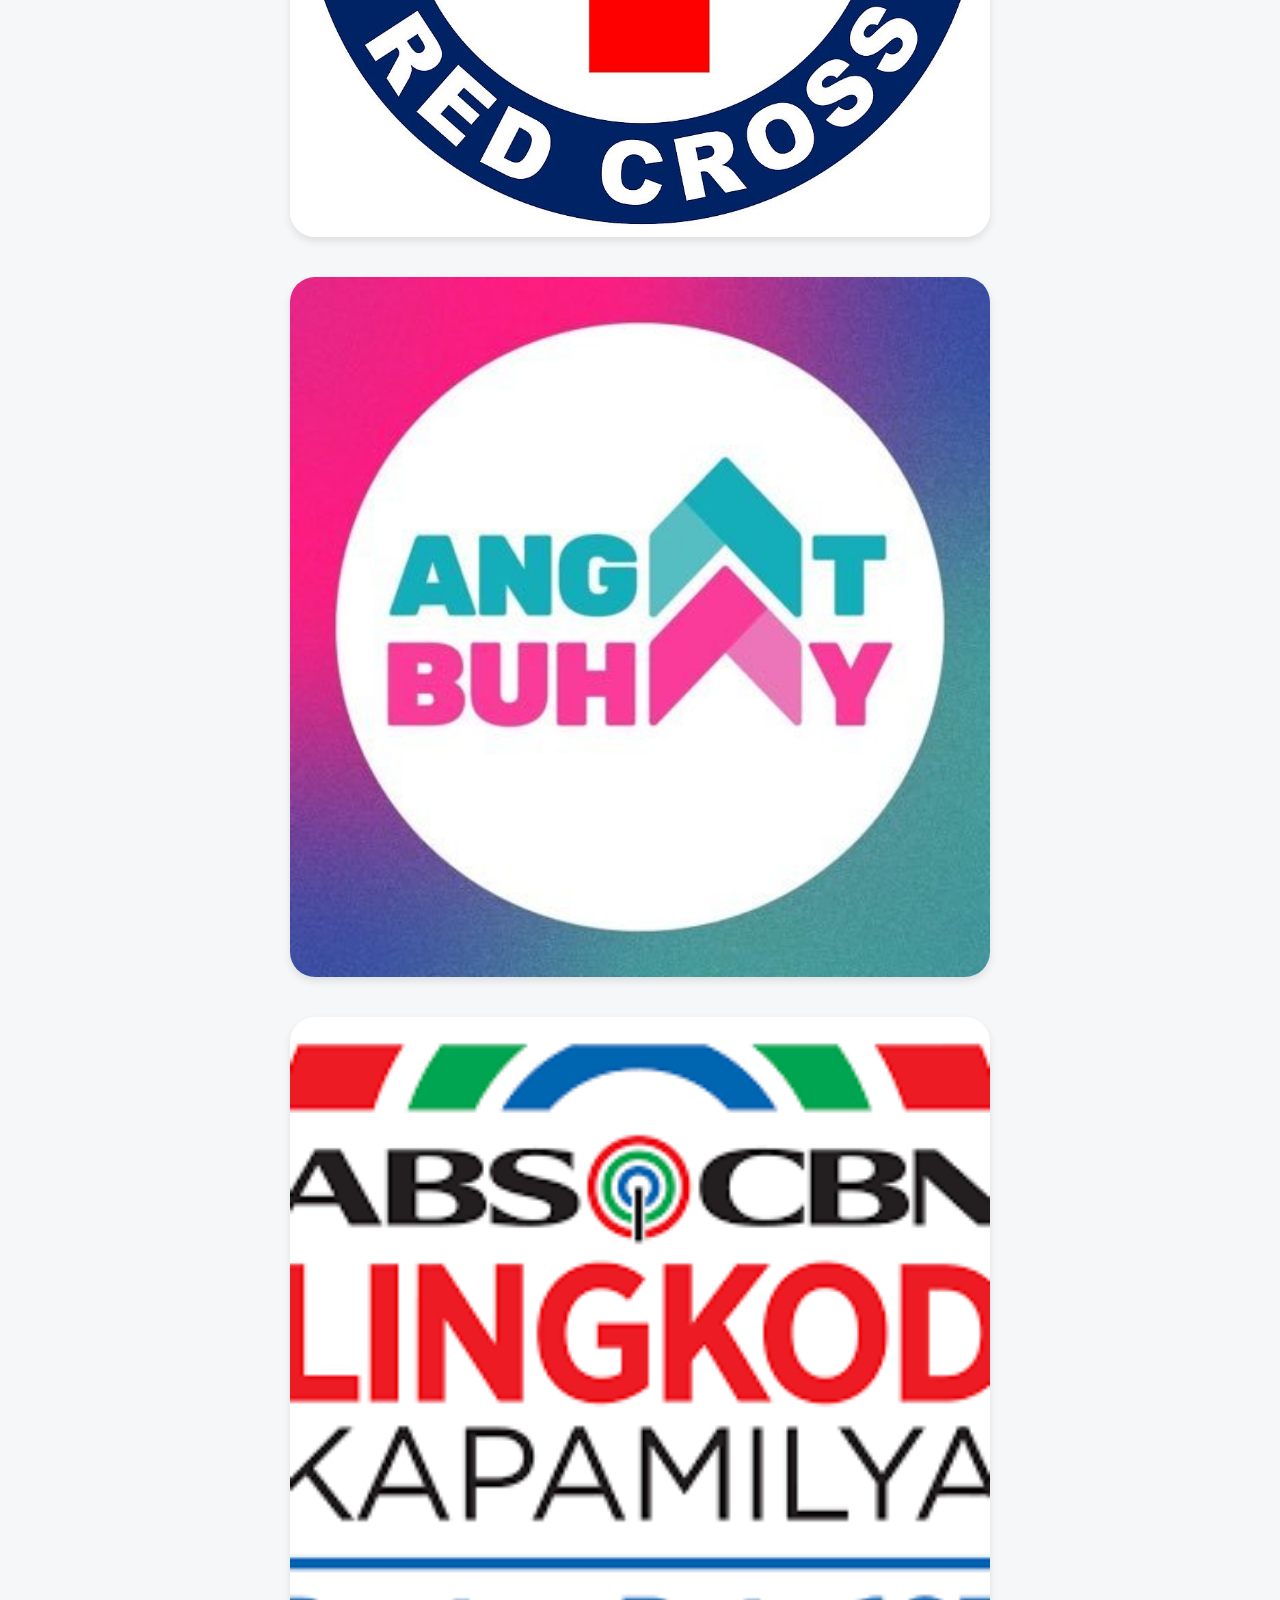
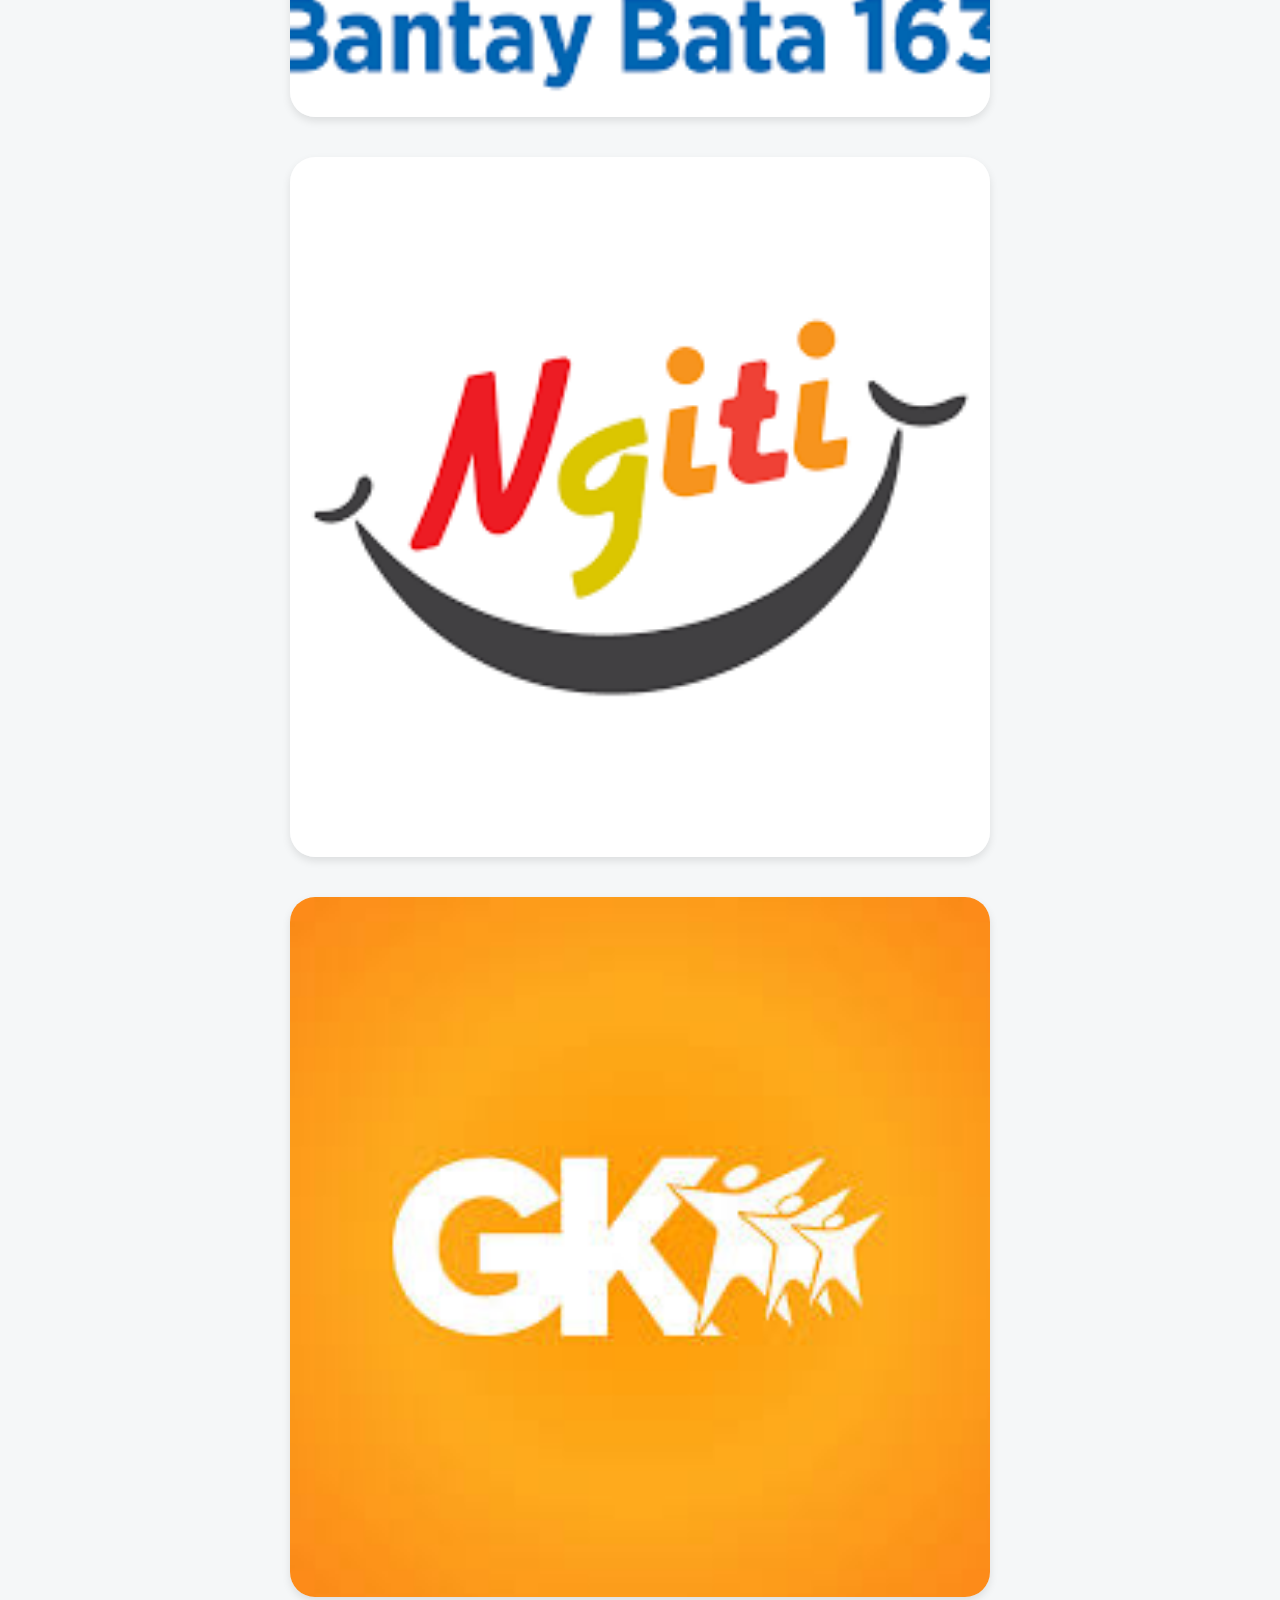
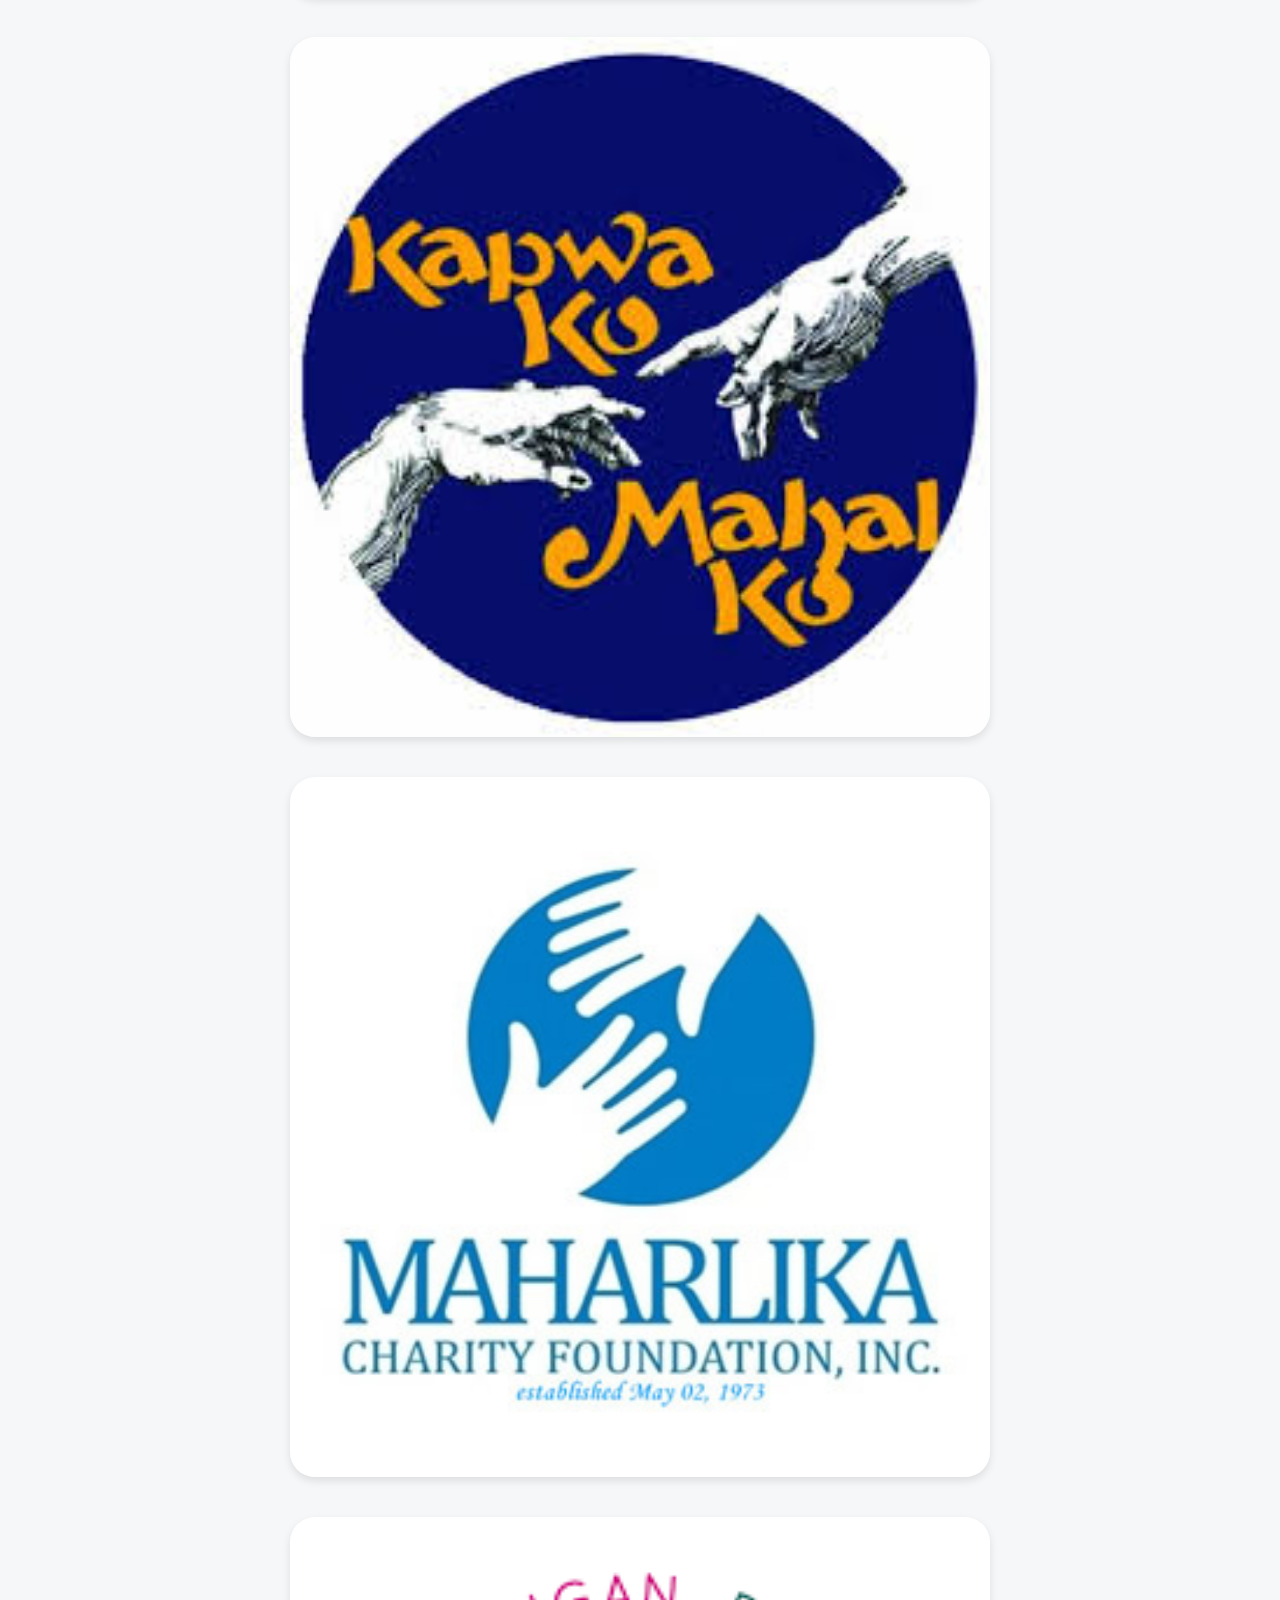
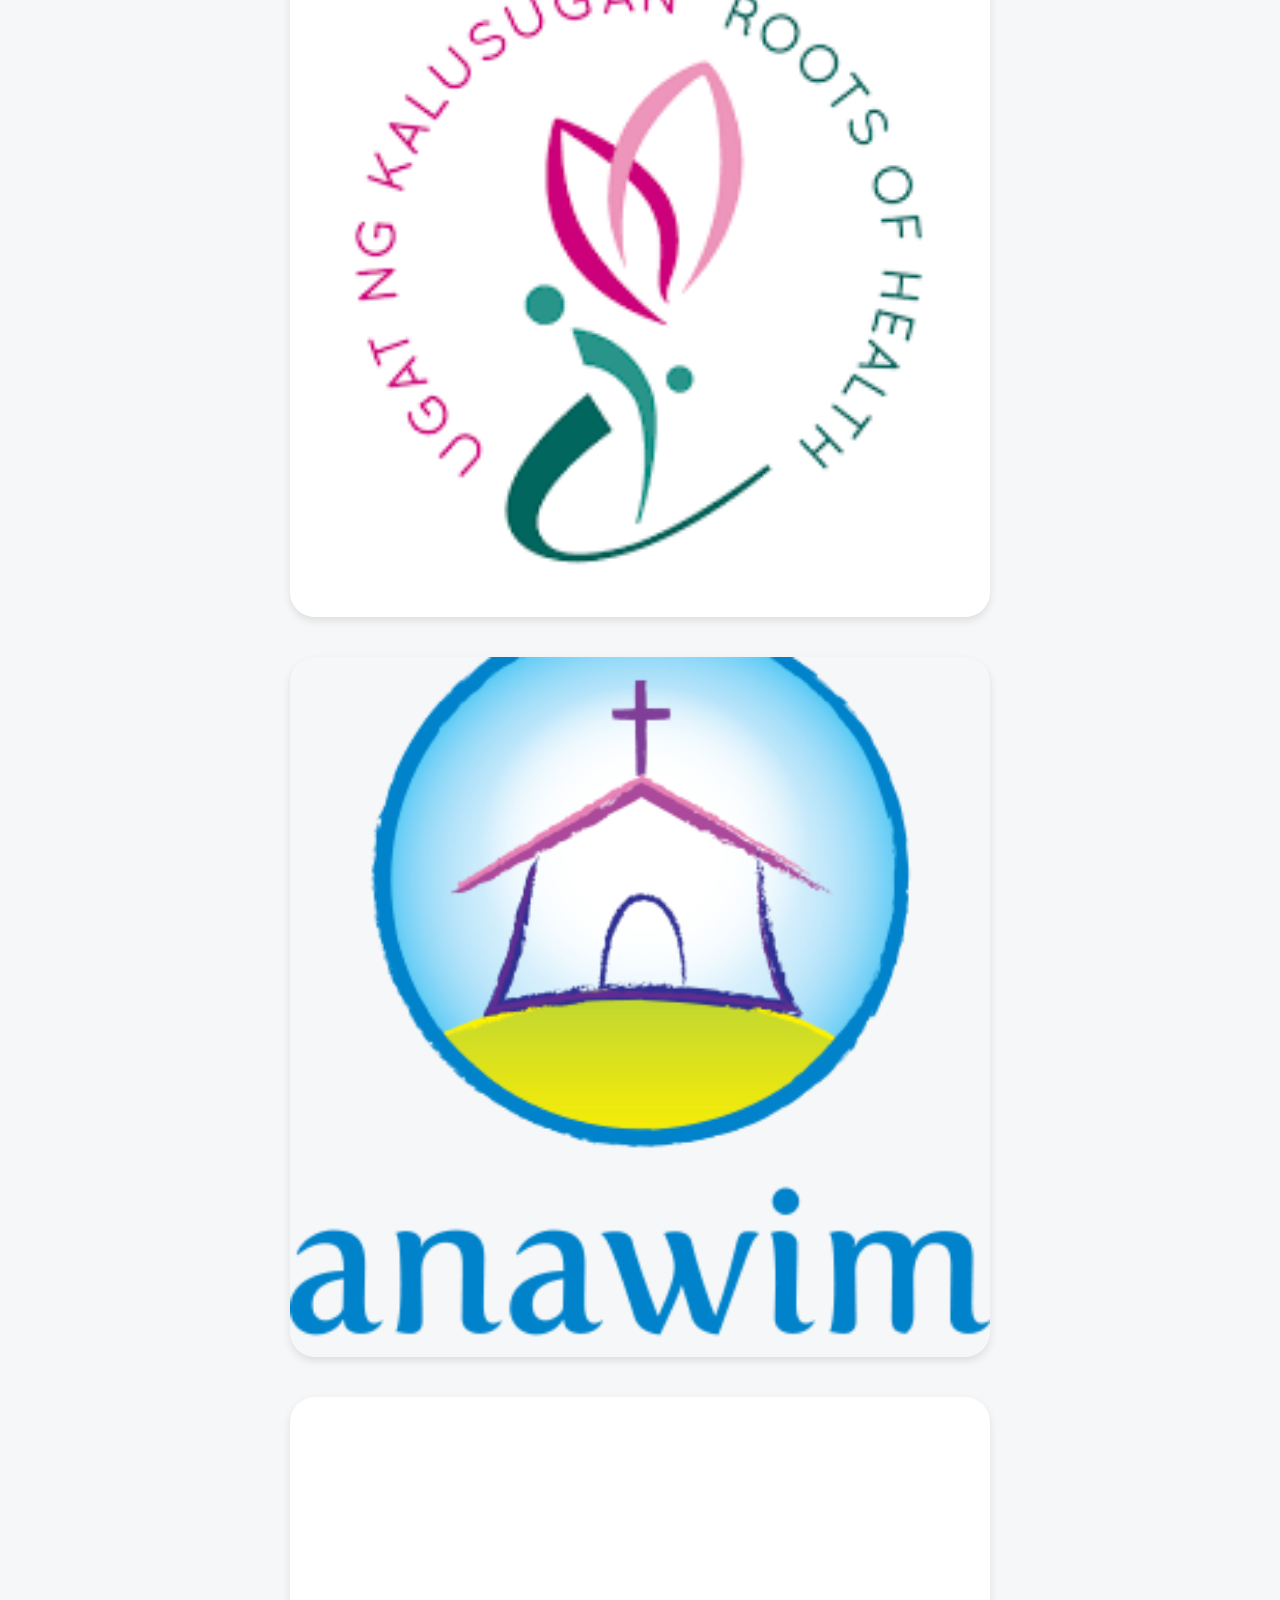
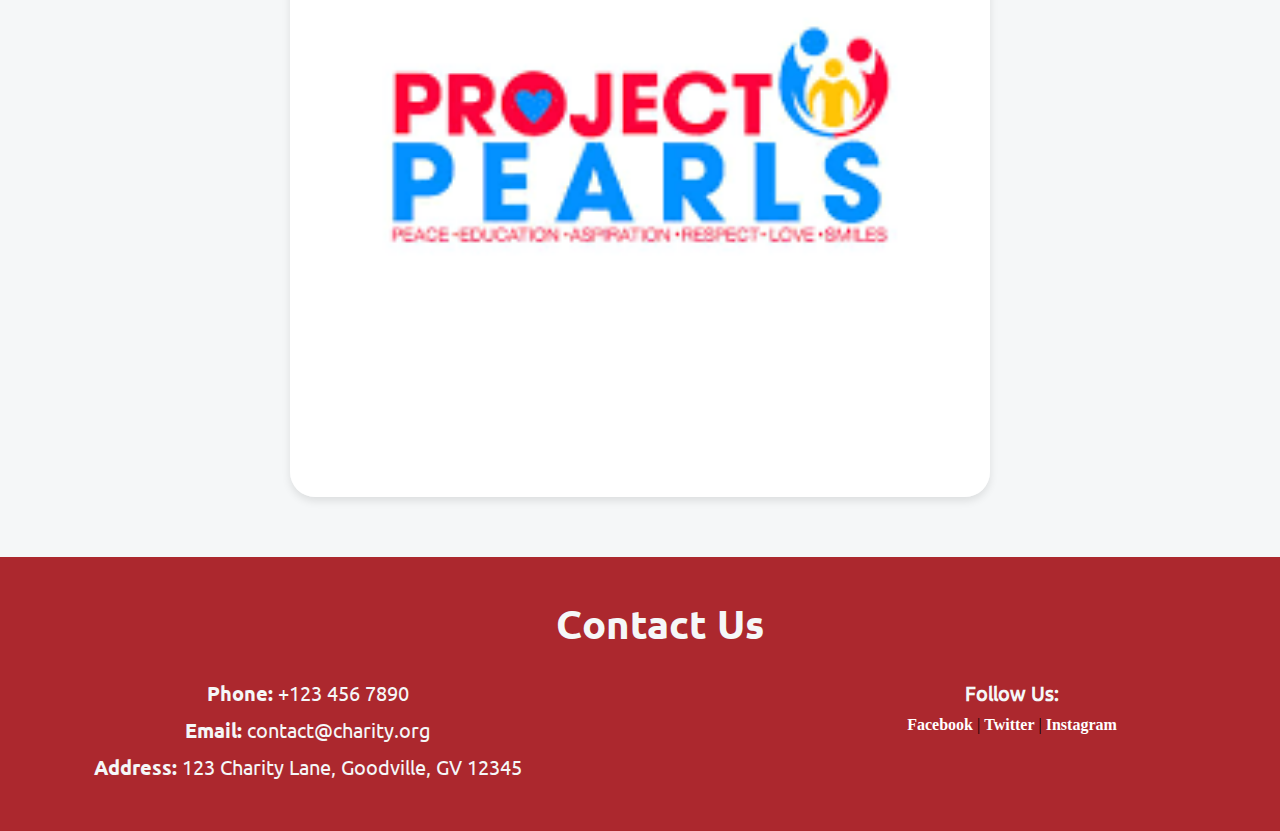
<file: webdev_midtermdefense-main/PrelimWEBSITE-main/PrelimWEBSITE-main/charity.html>
<!DOCTYPE html>
<html lang="en">
<head>
  <meta charset="UTF-8">
  <meta name="viewport" content="width=device-width, initial-scale=1.0">
  <title>Charity Programs</title>
  <link rel="stylesheet" href="charity.css">
</head>
<body>
  
  <header>
    <div class="main-image">
      <img src="assets/main-image.jpeg" alt="Your Image">
      <div class="background-overlay"></div>
      <div class="text-overlay">
        <img src="assets/AidAlert-removebg.png">
        <p>By partnering with local charities, AidAlert ensures 
          that every donation reaches those in need swiftly and 
          efficiently. Together, we can turn awareness into action 
          and make a real difference in times of crisis.</p>
      </div>
    </div>
    
    <div class="app-bar">
      <a href="mainpage.html">
        <div><img src="assets/aid.png" alt="Logo"></div>
      </a>
      <nav>
        <button class="nav-btn emergency-planning"onclick="window.location.href='emergency planning.html';">Emergency Planning</button>    
        <button class="nav-btn disaster-management"onclick="window.location.href='disaster management.html';">Disaster Management</button>
        <button class="nav-btn resources" onclick="window.location.href='resources.html';">Resources</button>
        <button class="nav-btn charity-programs" onclick="window.location.href='charity.html';">Charity Programs</button>
        <button class="nav-btnn new-button" onclick="window.location.href='../PrelimWEBSITE-main/donations.php';">Send Donations</button>
      </nav>
    </div>
  </header>

  <!-- Charity Programs Section -->
  <div class="charity-section">
    <h2>Charity Programs</h2>
    <div class="charity-container">

      <!-- Charity Program 1 -->
      <div class="charity-card">
        <div class="charity-image" style="background-image: url('assets/charity1.png');"></div>
        <div class="charity-content">
          <h3>Save the children</h3>
          <p>Save the Children, the world’s leading independent children’s organization, has
            been working in the Philippines for over four decades and is dedicated to transforming 
            children’s lives and the future we share. </p>
          <a href="https://www.savethechildren.org.ph/#top" class="charity-btn">Learn More</a>
        </div>
      </div>

      <!-- Charity Program 2 -->
      <div class="charity-card">
        <div class="charity-image" style="background-image: url('assets/charity2.png');"></div>
        <div class="charity-content">
          <h3>Caritas Manila</h3>
          <p>Caritas Manila is a non-profit organization that 
            <br>serves as the lead social service and development 
            ministry of the Catholic Church in the Philippines.</p>
          <a href="https://caritasmanila.org.ph/" class="charity-btn">Learn More</a>
        </div>
      </div>

      <!-- Charity Program 3 -->
      <div class="charity-card">
        <div class="charity-image" style="background-image: url('assets/charity3.jpg');"></div>
        <div class="charity-content">
          <h3>Red Cross</h3>
          <p>Philippine Red Cross has truly become the premier humanitarian organization in the 
            country, committed to provide quality life-saving services that protect the life and 
            dignity especially of indigent Filipinos in vulnerable situations.
          </p>
          <a href="https://redcross.org.ph/" class="charity-btn">Learn More</a>
        </div>
      </div>

      <!-- Charity Program 4 -->
      <div class="charity-card">
        <div class="charity-image" style="background-image: url('assets/charity4.jpg');"></div>
        <div class="charity-content">
          <h3>Angat Buhay</h3>
          <p>Angat Buhay Foundation, incorporated as Angat Pinas, Inc., is a non-profit, 
            non-governmental organization based in the Philippines. </p>
          <a href="https://www.angatbuhay.ph/" class="charity-btn">Learn More</a>
        </div>
      </div>

      <!-- Charity Program 5 -->
      <div class="charity-card">
        <div class="charity-image" style="background-image: url('assets/charity5.png');"></div>
        <div class="charity-content">
          <h3>Bantay Bata 163</h3>
          <p>Bantay Bata 163 is a social welfare program of ABS-CBN 
            Foundation. Launched in 1997, it aims to protect disadvantaged and 
            at-risk children through a nationwide network of social 
            services. </p>
          <a href="https://childhelplineinternational.org/philippines-bantay-bata-163/" class="charity-btn">Learn More</a>
        </div>
      </div>

      <!-- Charity Program 6 -->
      <div class="charity-card">
        <div class="charity-image" style="background-image: url('assets/charity6.png');"></div>
        <div class="charity-content">
          <h3>Ngiti Charity</h3>
          <p>NGITI promotes access to a healthy, safe, 
            and hygienic environment for the children to live 
            and learn in. </p>
          <a href="https://www.ngiti.org/" class="charity-btn">Learn More</a>
        </div>
      </div>

      <!-- Charity Program 7 -->
      <div class="charity-card">
        <div class="charity-image" style="background-image: url('assets/charity7.jfif');"></div>
        <div class="charity-content">
          <h3>Gawad Kalinga</h3>
          <p>Gawad Kalinga (GK) ("to give care" in Tagalog) is a Philippine 
            non-governmental organization known officially as the Gawad 
            Kalinga Community Development Foundation. It describes 
            itself as a "poverty alleviation and nation-building movement". </p>
          <a href="https://www.gk1world.com/home" class="charity-btn">Learn More</a>
        </div>
      </div>

      <!-- Charity Program 8 -->
      <div class="charity-card">
        <div class="charity-image" style="background-image: url('assets/charity8.jfif');"></div>
        <div class="charity-content">
          <h3>Kapwa Ko Mahal Ko</h3>
          <p>The Kapwa Ko Mahal Ko Foundation is a Philippines-based 
            non-profit NGO assisting indigent Filipinos with their 
            medical needs through multiple avenues.</p>
          <a href="https://www.kapwako.org/" class="charity-btn">Learn More</a>
        </div>
      </div>

      <!-- Charity Program 9 -->
      <div class="charity-card">
        <div class="charity-image" style="background-image: url('assets/charity9.png');"></div>
        <div class="charity-content">
          <h3>Maharlika Charity Foundation Inc.</h3>
          <p>The Maharlika Charity Foundation was founded in May 
            1973 to provide free surgical services to the poor 
            and the needy. MCFI is a non-stock, non-profit charity 
            foundation.</p>
          <a href="https://maharlikafoundation.org/" class="charity-btn">Learn More</a>
        </div>
      </div>

      <!-- Charity Program 10 -->
      <div class="charity-card">
        <div class="charity-image" style="background-image: url('assets/charity10.png');"></div>
        <div class="charity-content">
          <h3>Roots Of Health</h3>
          <p>Roots of Health (Ugat ng Kalusugan) is a nonprofit 
            organization focused on improving the reproductive, 
            maternal and sexual health of women, girls, and their 
            communities in Puerto Princesa, Palawan in the Philippines.</p>
          <a href="https://rootsofhealth.org/" class="charity-btn">Learn More</a>
        </div>
      </div>

      <!-- Charity Program 11 -->
      <div class="charity-card">
        <div class="charity-image" style="background-image: url('assets/charity11.png');"></div>
        <div class="charity-content">
          <h3>Anawim Home Of God's Poor</h3>
          <p>Anawim Lay Missions opened its doors in 1996 to rejected 
            and abandoned elderly who are roaming the streets. 
            Its purpose is to provide a home, a sanctuary, to 
            those poor and abandoned elderly who have nowhere 
            else to go.</p>
          <a href="https://anawim.com.ph/" class="charity-btn">Learn More</a>
        </div>
      </div>

      <!-- Charity Program 12 -->
      <div class="charity-card">
        <div class="charity-image" style="background-image: url('assets/charity12.png');"></div>
        <div class="charity-content">
          <h3>Project Pearls</h3>
          <p>Through our scholarship grants, feeding programs, 
            literacy projects, and health care programs, we seek 
            to bring Peace, Education, Aspiration, Respect, Love, 
            and Smiles (PEARLS) to children in poor communities.</p>
          <a href="https://www.projectpearls.org/" class="charity-btn">Learn More</a>
        </div>
      </div>
    </div>
  </div>

<div class="contact-section">
  <h2>Contact Us</h2>
  <div class="contact-container">
    <div class="contact-info">
      <p><strong>Phone:</strong> +123 456 7890</p>
      <p><strong>Email:</strong> contact@charity.org</p>
      <p><strong>Address:</strong> 123 Charity Lane, Goodville, GV 12345</p>
    </div>
    <div class="contact-social">
      <p><strong>Follow Us:</strong></p>
      <a href="https://www.facebook.com/charity" class="contact-link">Facebook</a> |
      <a href="https://twitter.com/charity" class="contact-link">Twitter</a> |
      <a href="https://www.instagram.com/charity" class="contact-link">Instagram</a>
    </div>
  </div>
</div>

</body>
</html>
</file>
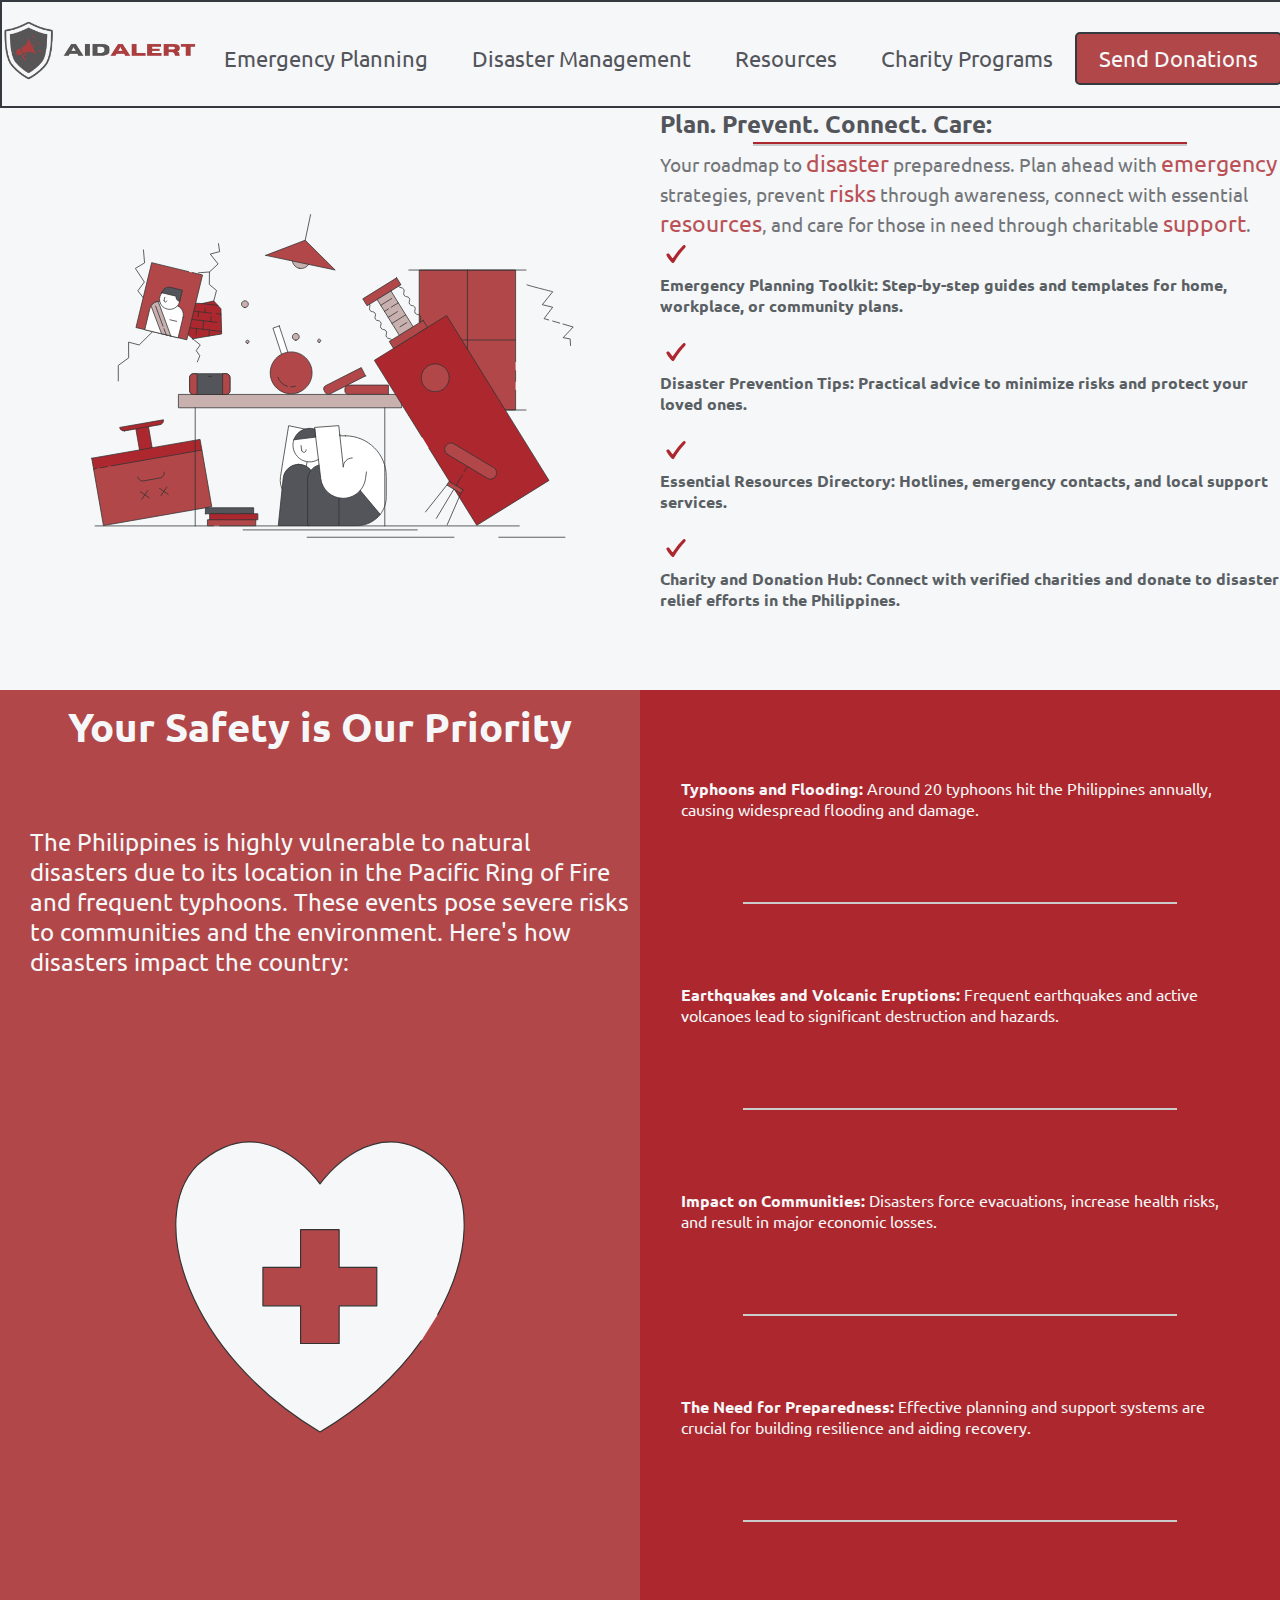
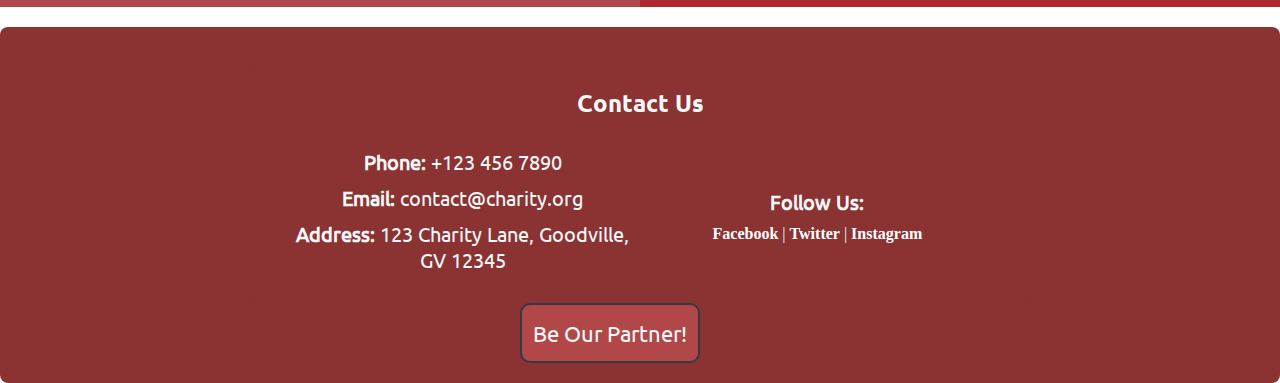
<file: webdev_midtermdefense-main/PrelimWEBSITE-main/PrelimWEBSITE-main/mainpage.html>
<!DOCTYPE html>
<html lang="en">
<head>
  <meta charset="UTF-8">
  <meta name="viewport" content="width=device-width, initial-scale=1.0">
  <title>My App Bar</title>
  <link rel="stylesheet" href="firstLandingPage.css">
</head>
<body>
  <header>
    <div class="app-bar">
      <a href="mainpage.html">
        <div><img src="assets/aid.png" alt="Logo"></div>
      </a>
      <nav>
        <button class="nav-btn emergency-planning" onclick="window.location.href='emergency planning.html';">Emergency Planning</button>    
        <button class="nav-btn disaster-management" onclick="window.location.href='disaster management.html';">Disaster Management</button>
        <button class="nav-btn resources" onclick="window.location.href='resources.html';">Resources</button>
        <button class="nav-btn charity-programs" onclick="window.location.href='charity.html';">Charity Programs</button>
        <button class="nav-btn nav-btnn" onclick="window.location.href='../PrelimWEBSITE-main/donations.php';">Send Donations</button>
      </nav>
    </div>
  </header>

  <div class="container firstPage-container">
    <div class="svgImage-container">
      <img src="assets/earthquake.svg" alt="SVG file"/>
    </div>
    <div class="info-container">
      <p class="top-text">Plan. Prevent. Connect. Care:</p>
      <hr class="divider">
      <p class="bottom-text">
        Your roadmap to <span class="red-text">disaster</span> preparedness. Plan ahead with <span class="red-text">emergency</span> strategies, prevent <span class="red-text">risks</span> through awareness, connect with essential <span class="red-text">resources</span>, and care for those in need through charitable <span class="red-text">support</span>.
      </p>
      <div class="sub-text-container">
        <div class="sub-text-icon">
          <img src="assets/check.png" alt="Icon image">
        </div>
        <p class="sub-text">Emergency Planning Toolkit: Step-by-step guides and templates for home, workplace, or community plans.</p>
      </div>
      <div class="sub-text-container">
        <div class="sub-text-icon">
          <img src="assets/check.png" alt="Icon image">
        </div>
        <p class="sub-text">Disaster Prevention Tips: Practical advice to minimize risks and protect your loved ones.</p>
      </div>
      <div class="sub-text-container">
        <div class="sub-text-icon">
          <img src="assets/check.png" alt="Icon image">
        </div>
        <p class="sub-text">Essential Resources Directory: Hotlines, emergency contacts, and local support services.</p>
      </div>
      <div class="sub-text-container">
        <div class="sub-text-icon">
          <img src="assets/check.png" alt="Icon image">
        </div>
        <p class="sub-text">Charity and Donation Hub: Connect with verified charities and donate to disaster relief efforts in the Philippines.</p>
      </div>
    </div>
  </div>

  <div class="container secondPage-container">
    <div class="left-container">
      <p class="centered-text">Your Safety is Our Priority</p>
      <div class="dividerrr"></div>
      <p class="disaster-text">The Philippines is highly vulnerable to natural disasters due to its location in the Pacific Ring of Fire and frequent typhoons. These events pose severe risks to communities and the environment. Here's how disasters impact the country:</p>
      <div class="image-container">
        <img src="assets/heart.svg" alt="Image">
      </div>
    </div>

    <div class="right-container">
      <div class="text">
        <span class="text-bold">Typhoons and Flooding:</span> Around 20 typhoons hit the Philippines annually, causing widespread flooding and damage.
      </div>
      <div class="divider"></div>
      <div class="text">
        <span class="text-bold">Earthquakes and Volcanic Eruptions:</span> Frequent earthquakes and active volcanoes lead to significant destruction and hazards.
      </div>
      <div class="divider"></div>
      <div class="text">
        <span class="text-bold">Impact on Communities:</span> Disasters force evacuations, increase health risks, and result in major economic losses.
      </div>
      <div class="divider"></div>
      <div class="text">
        <span class="text-bold">The Need for Preparedness:</span> Effective planning and support systems are crucial for building resilience and aiding recovery.
      </div>
      <div class="divider"></div>
    </div>
  </div>
  <div class="contact-section">
    <!-- Contact Section -->
    <div class="contact-section">
      <h2>Contact Us</h2>
      <div class="contact-container">
          <div class="contact-info">
              <p><strong>Phone:</strong> +123 456 7890</p>
              <p><strong>Email:</strong> contact@charity.org</p>
              <p><strong>Address:</strong> 123 Charity Lane, Goodville, GV 12345</p>
          </div>
          <div class="contact-social">
              <p><strong>Follow Us:</strong></p>
              <a href="https://www.facebook.com/charity" class="contact-link">Facebook</a> |
              <a href="https://twitter.com/charity" class="contact-link">Twitter</a> |
              <a href="https://www.instagram.com/charity" class="contact-link">Instagram</a>
          </div>
      </div>
  </div>
    <a href="accadmin2.php">
      <button class="new-button" style="float: right;">Be Our Partner!</button>
  </a>
  </div>
</body>
</html>
</file>
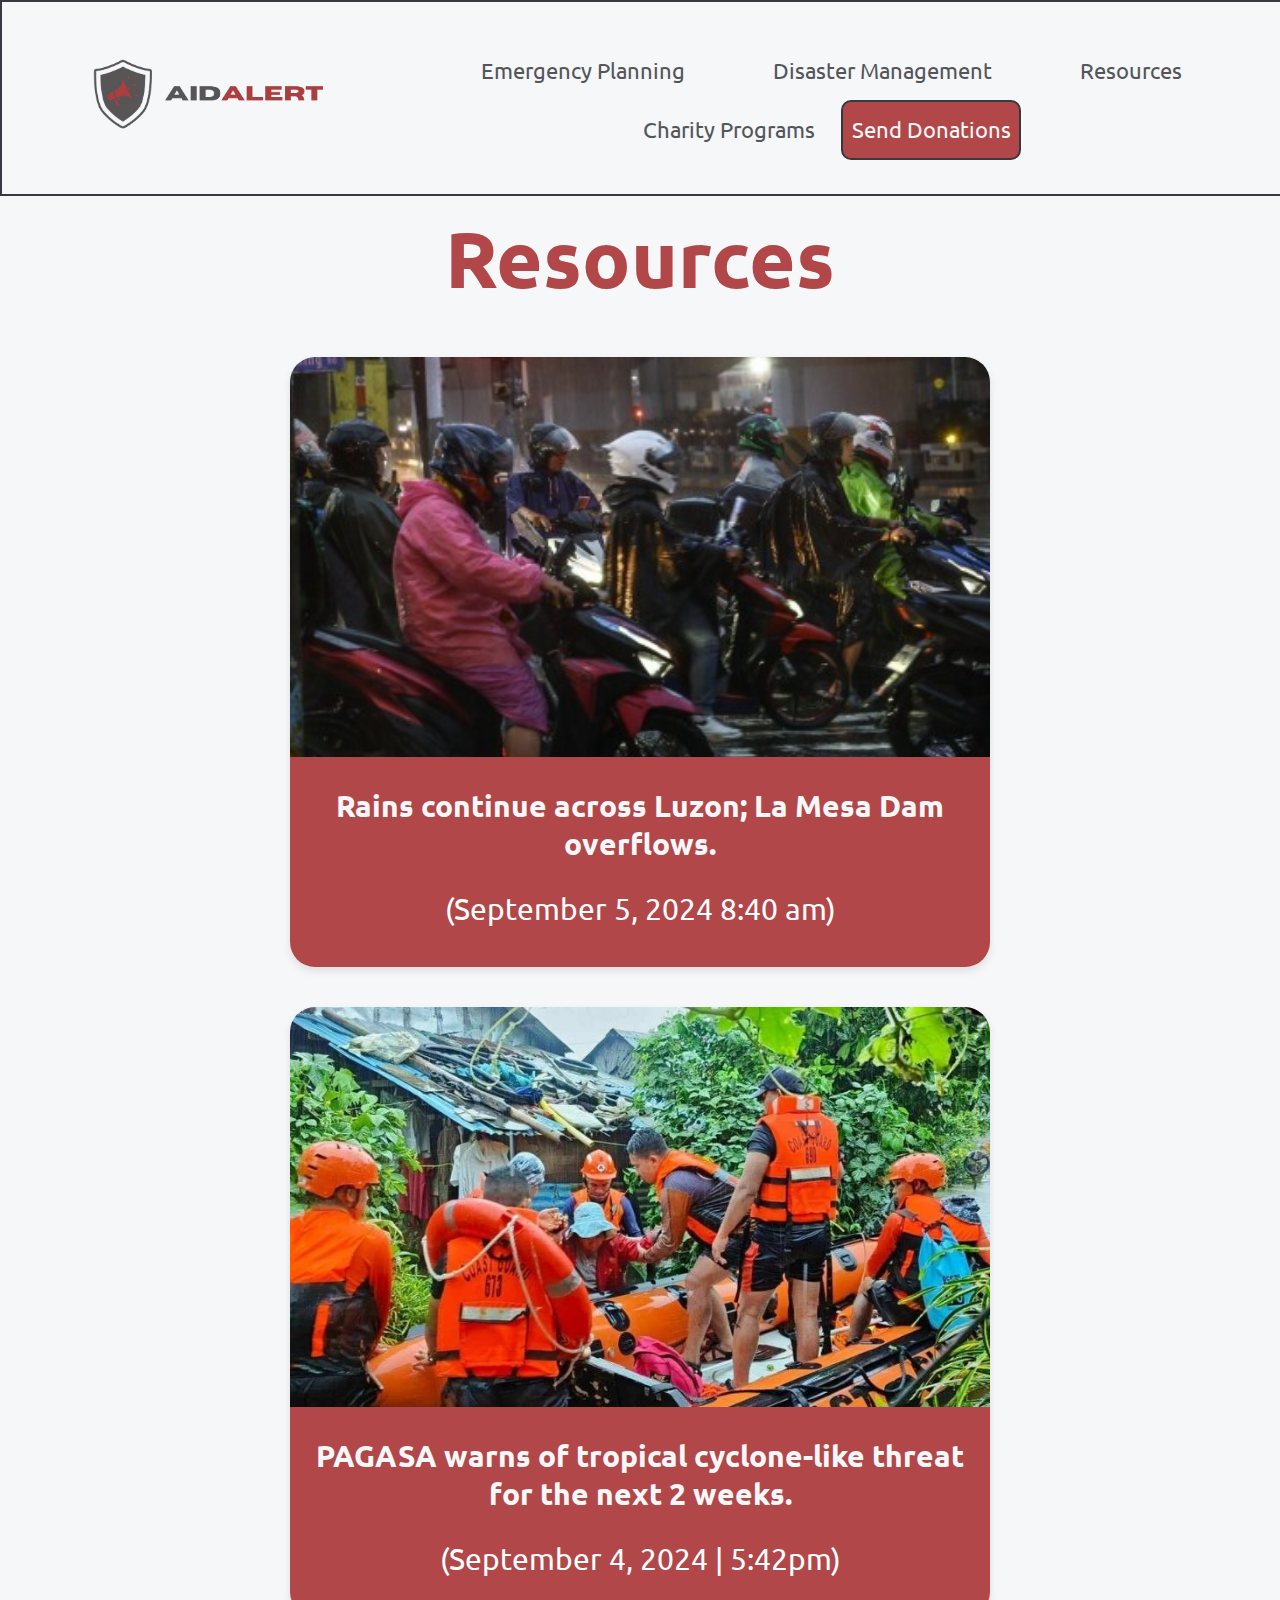
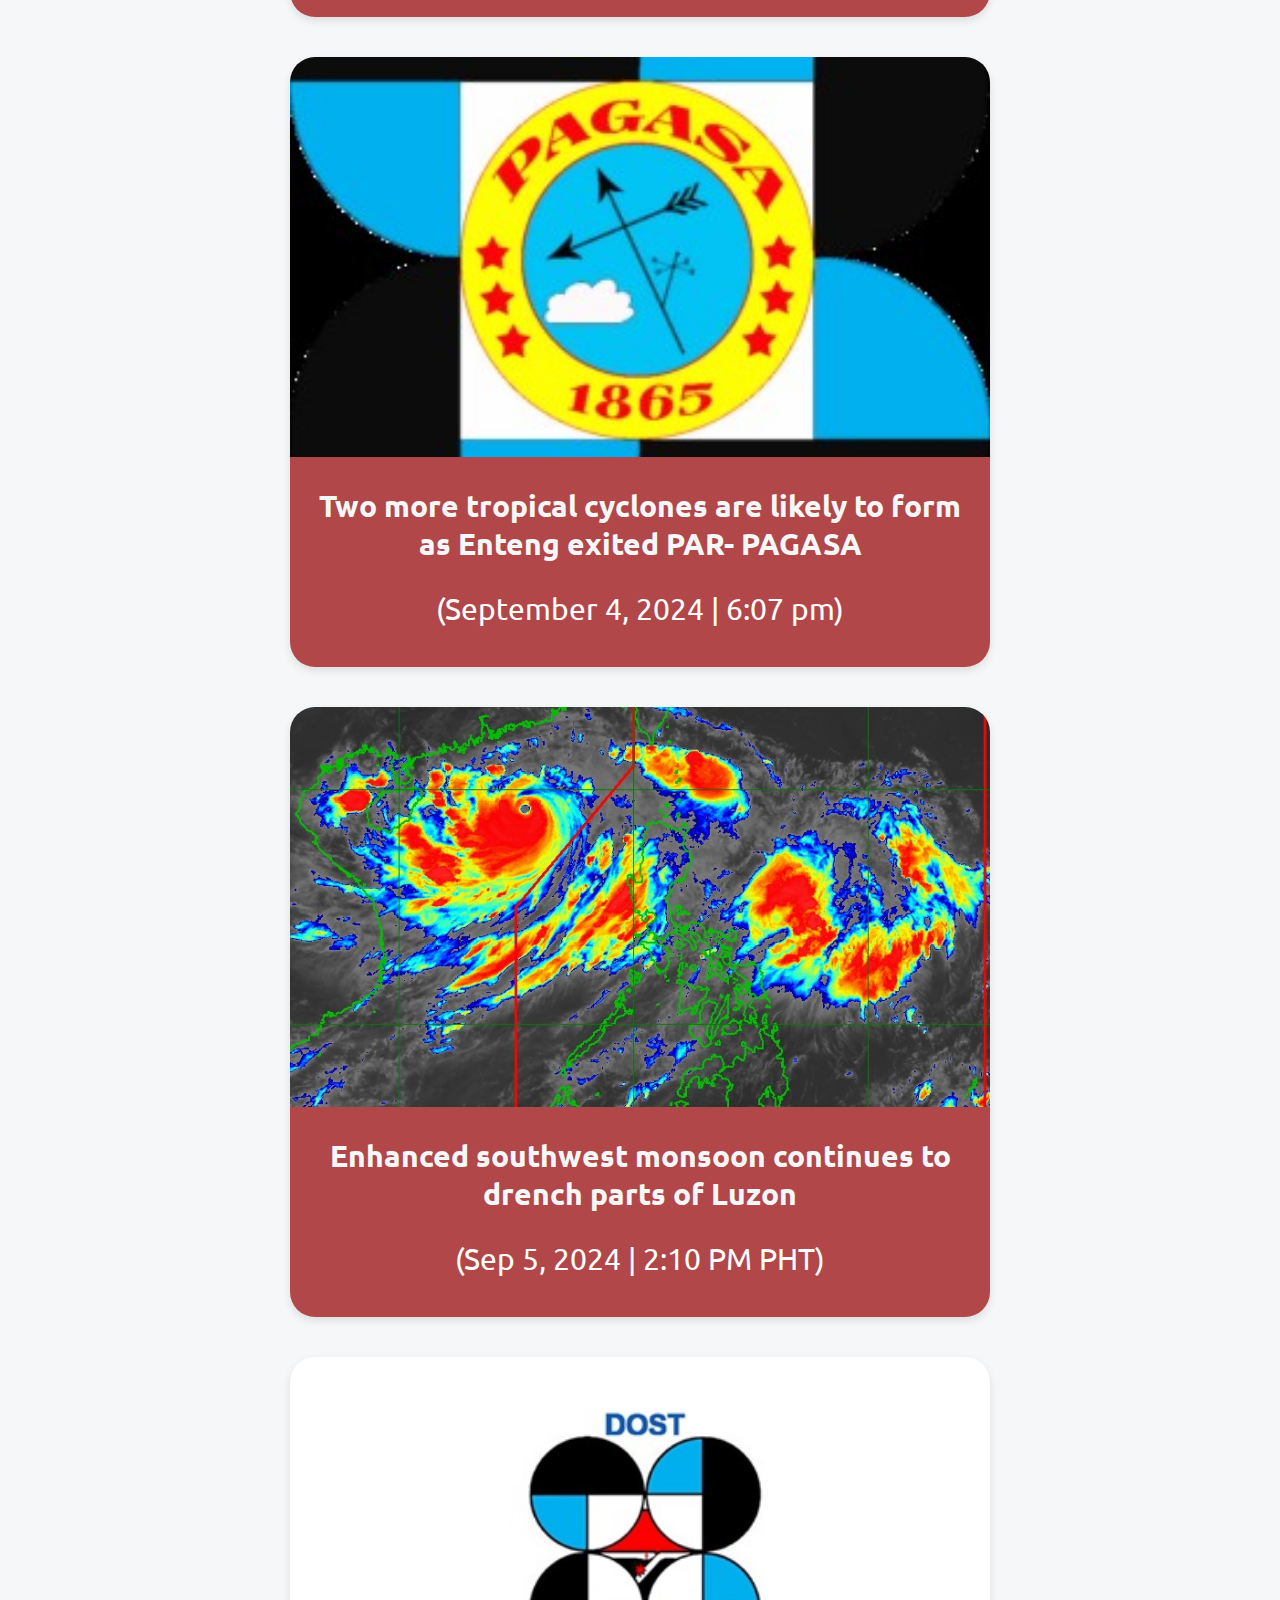
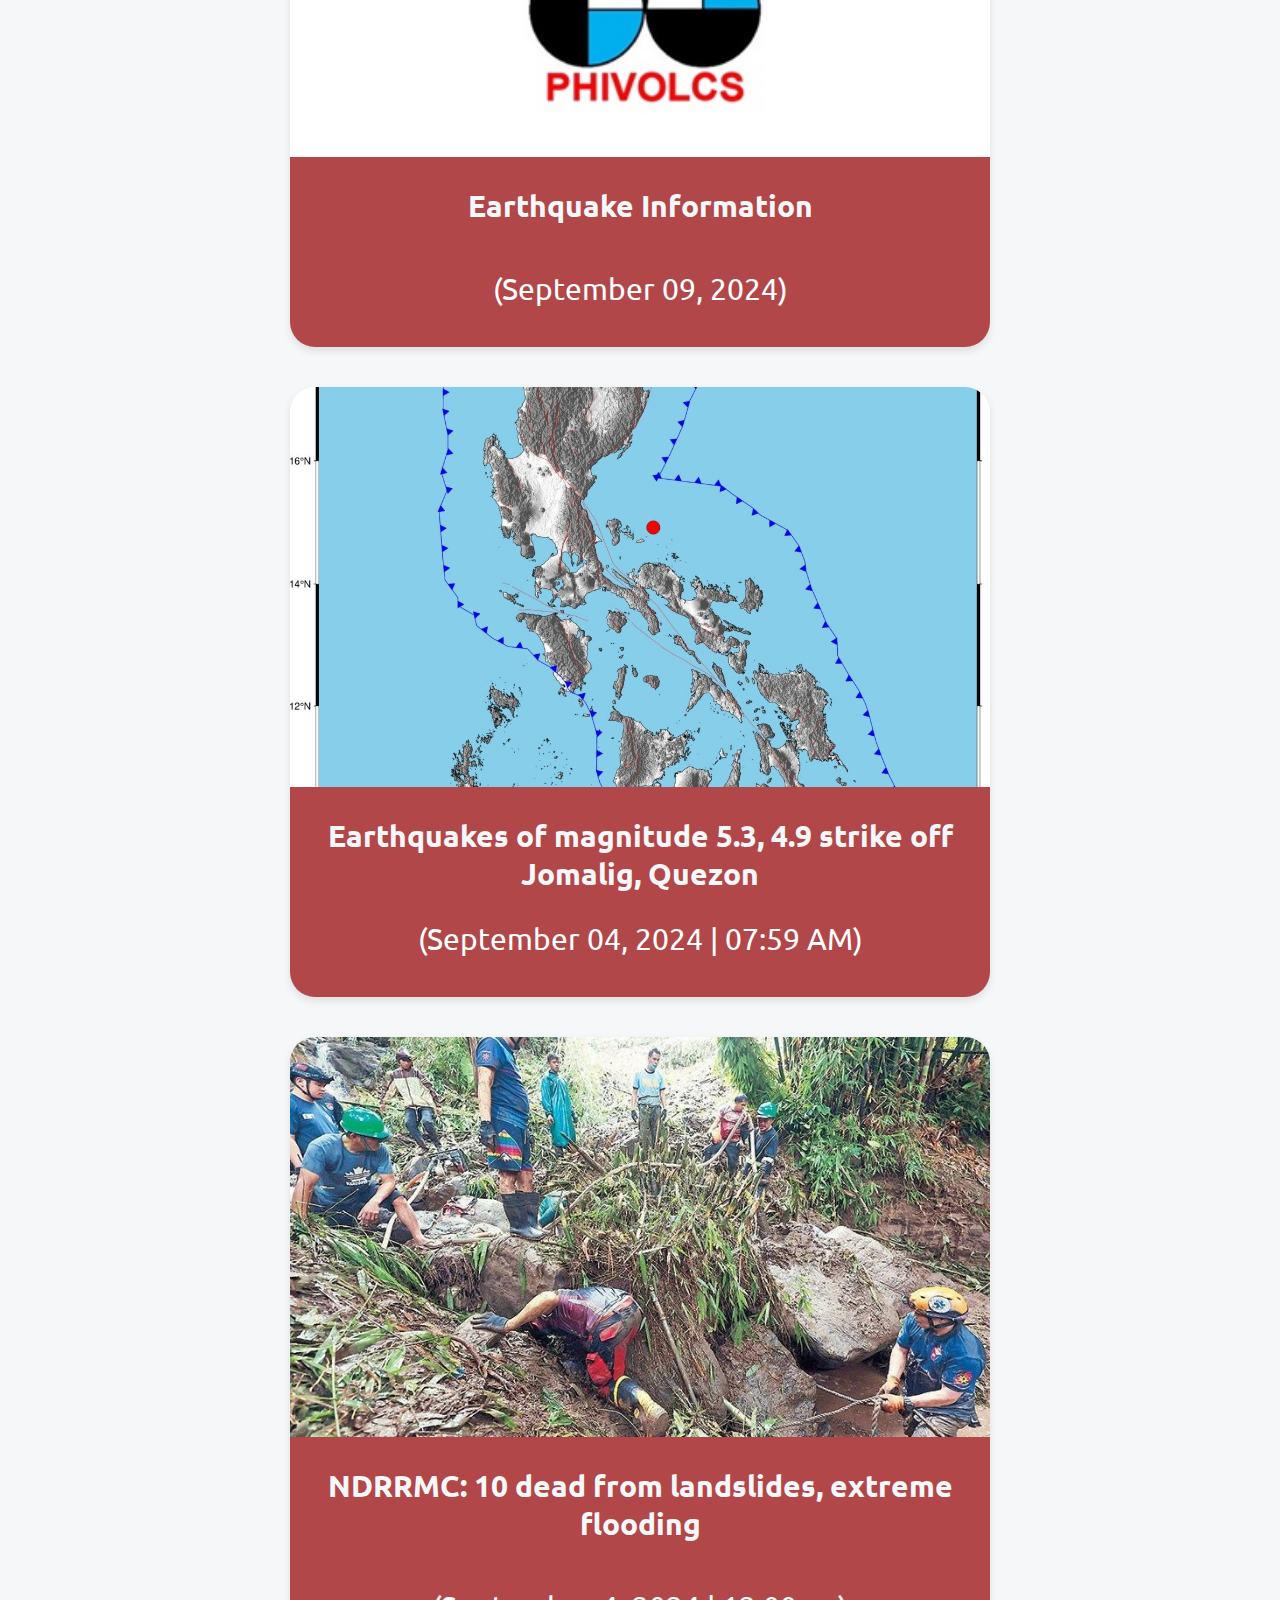
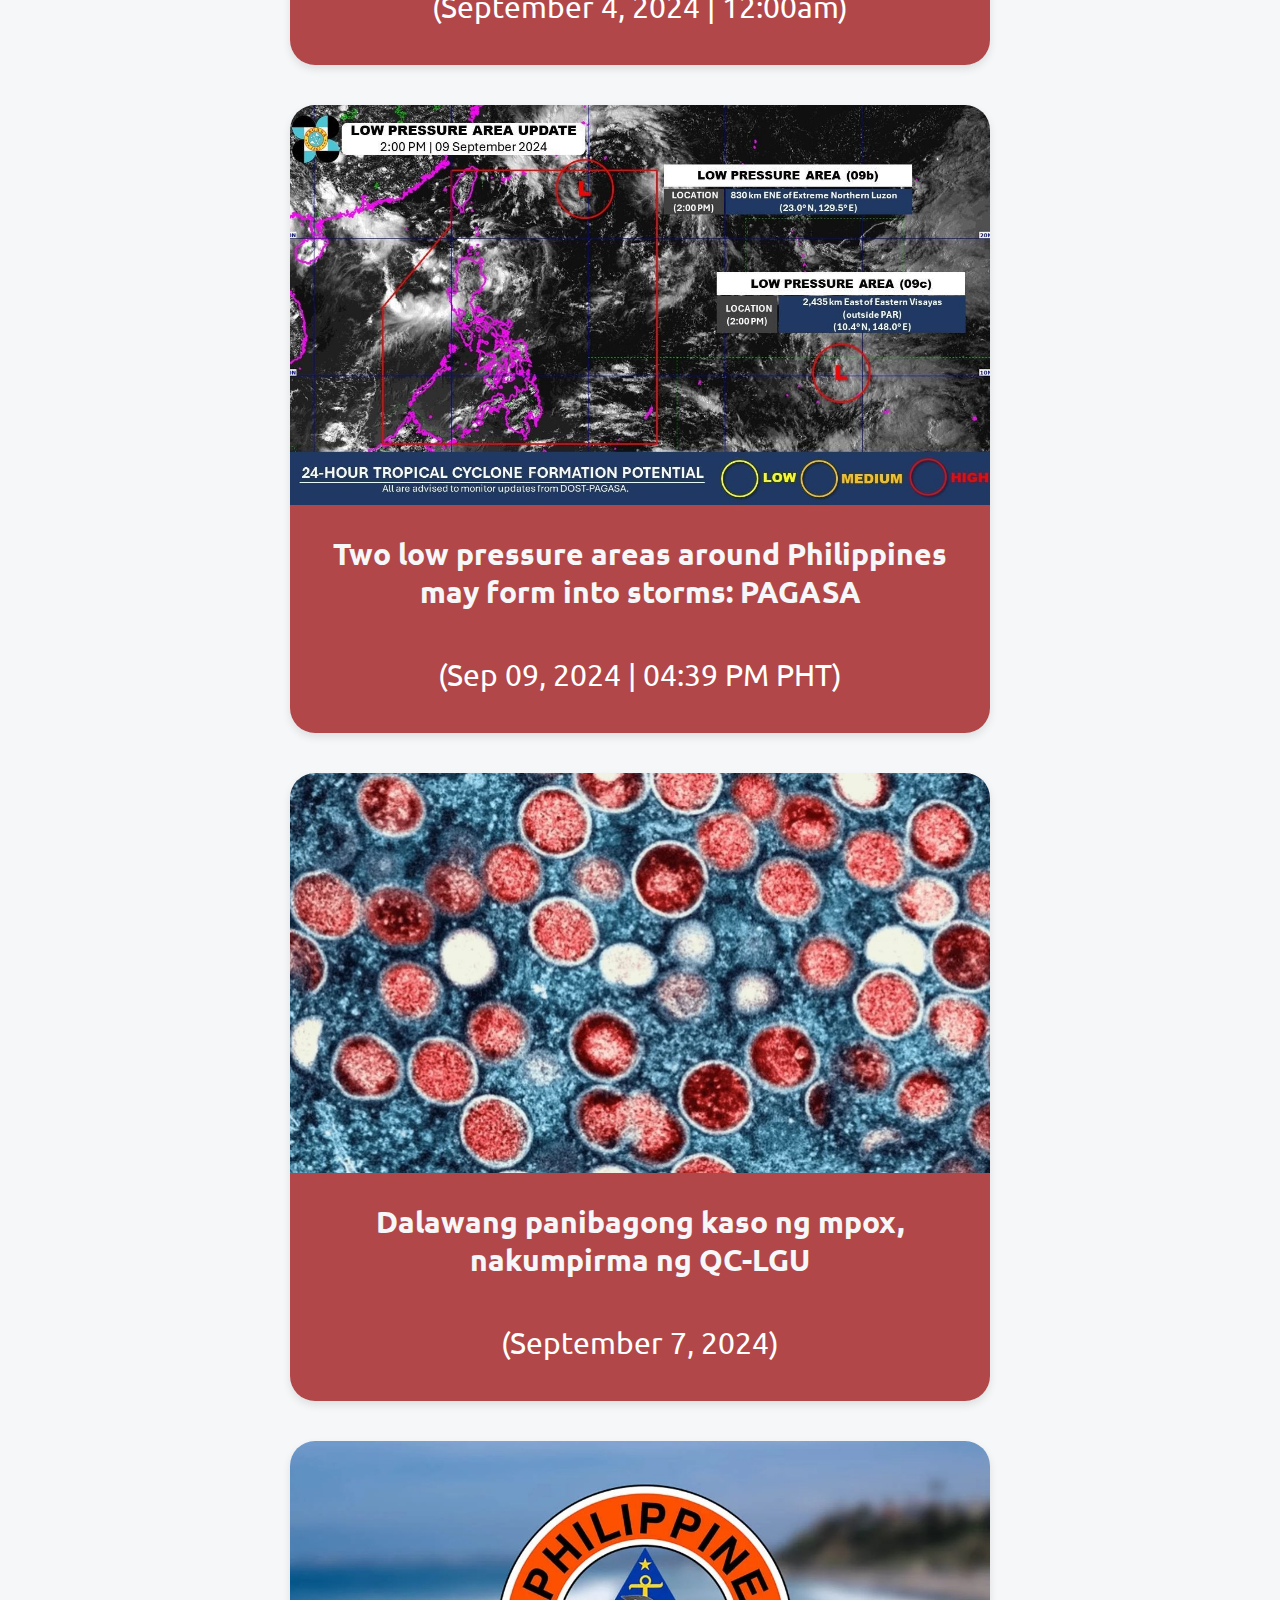
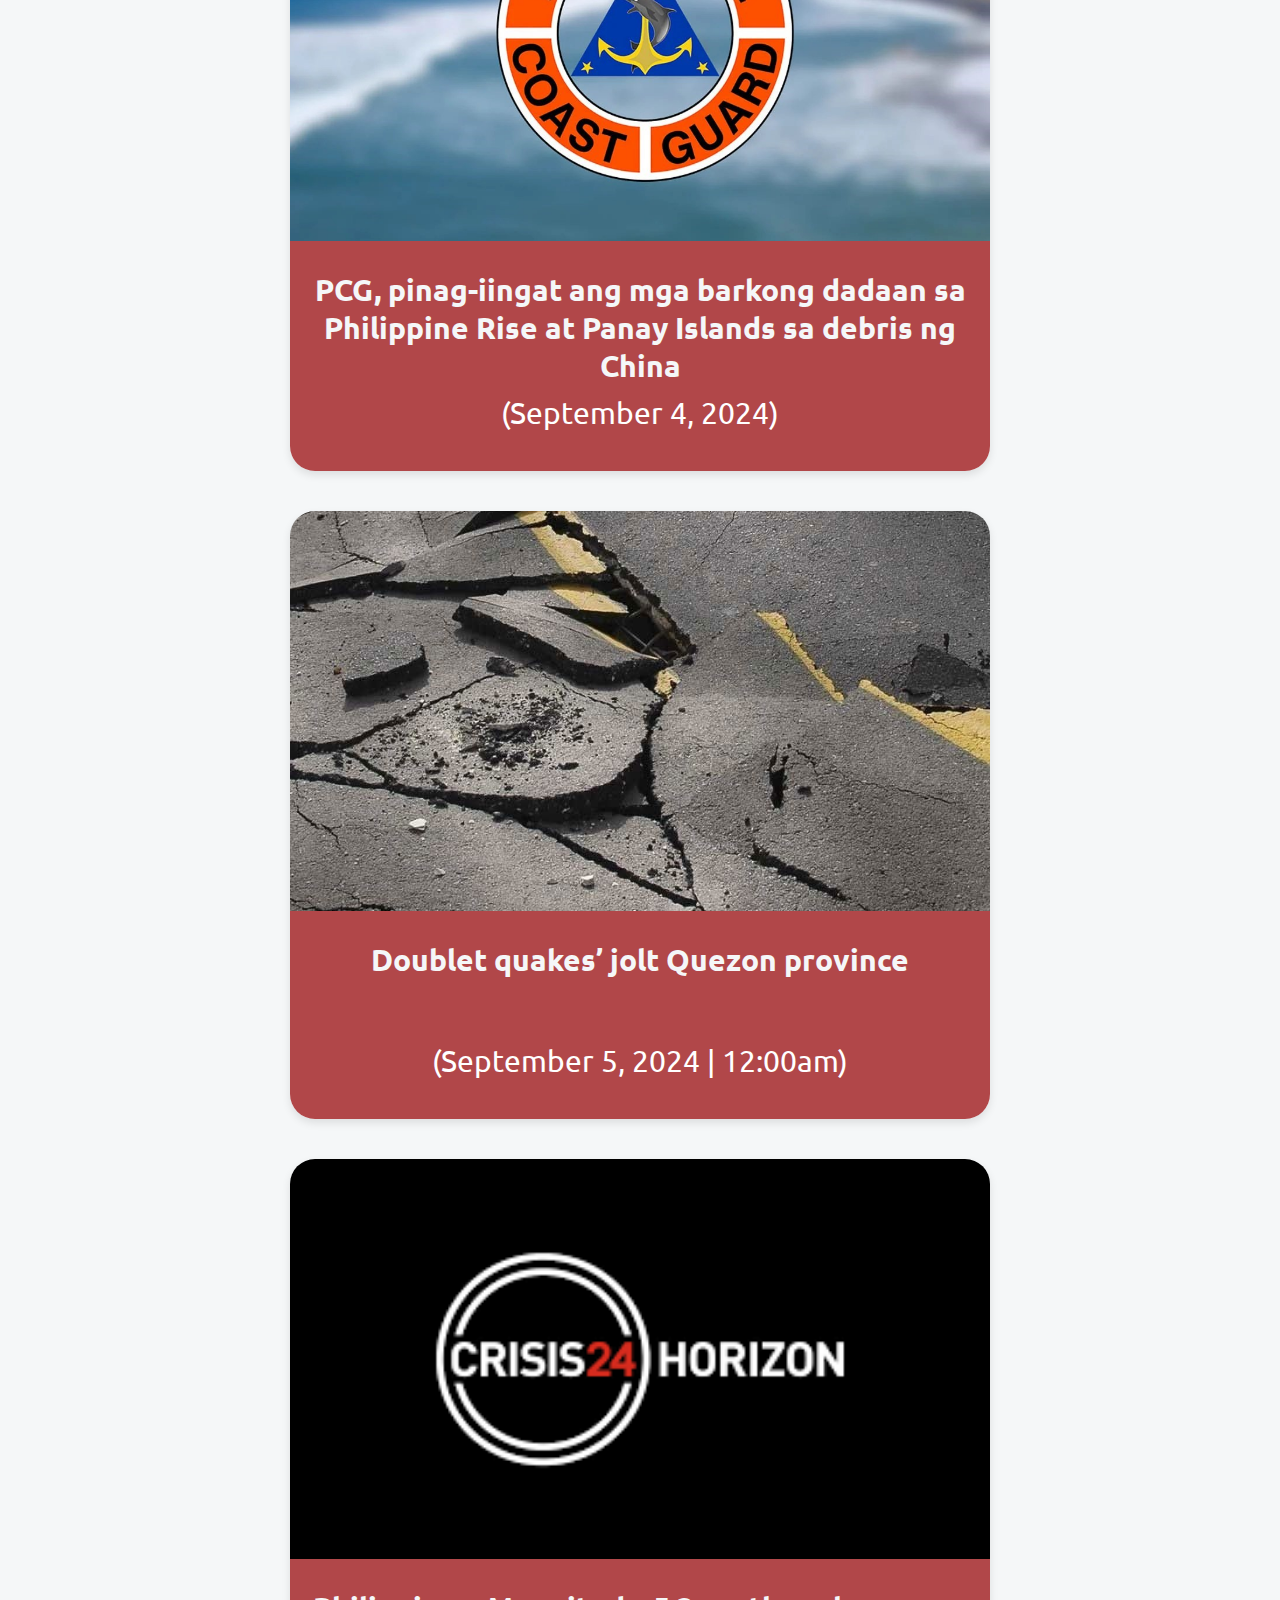
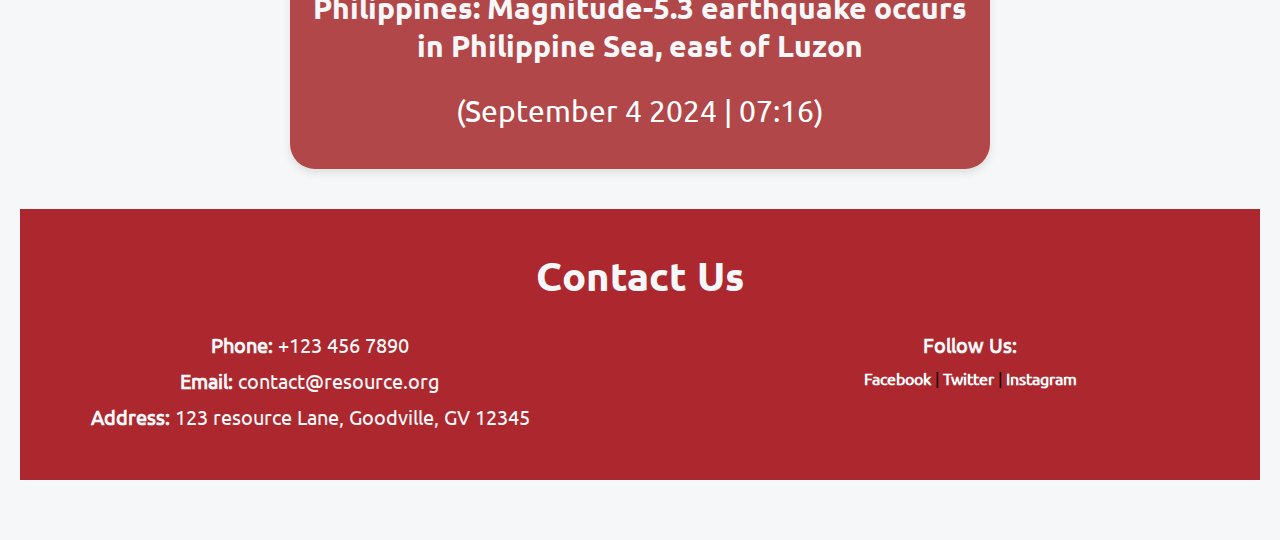
<file: webdev_midtermdefense-main/PrelimWEBSITE-main/PrelimWEBSITE-main/resources.html>
<!DOCTYPE html>
<html lang="en">
<head>
  <meta charset="UTF-8">
  <meta name="viewport" content="width=device-width, initial-scale=1.0">
  <title>Resources</title>
  <link rel="stylesheet" href="resources.css">
</head>
<body>
  
  <header>
    <div class="app-bar">
      <a href="mainpage.html">
        <div><img src="assets/aid.png" alt="Logo"></div>
      </a>
      <nav>
        <button class="nav-btn emergency-planning"onclick="window.location.href='emergency planning.html';">Emergency Planning</button>    
        <button class="nav-btn disaster-management"onclick="window.location.href='disaster management.html';">Disaster Management</button>
        <button class="nav-btn resources" onclick="window.location.href='resources.html';">Resources</button>
        <button class="nav-btn charity-programs" onclick="window.location.href='charity.html';">Charity Programs</button>
        <button class="nav-btnn new-button" onclick="window.location.href='../PrelimWEBSITE-main/donations.php';">Send Donations</button>
      </nav>
    </div>
  </header>

  <div class="resource-section">
    <h2>Resources</h2>
    <div class="resource-container">

      <!-- resource Program 1 -->
      <a href= "https://www.pna.gov.ph/articles/1232660" class ="resource-card">
        <div class="resource-image" style="background-image: url('assets/resource1.jpg');"></div>
        <div class="resource-content">
          <h3>Rains continue across Luzon; La Mesa Dam overflows.</h3> 
          <br>
          <p> (September 5, 2024 8:40 am) </p>
        </div>
      </a>

      <!-- resource Program 2 -->
      <a href= "https://www.philstar.com/headlines/weather/2024/09/04/2382846/pagasa-warns-tropical-cyclone-threat-next-2-weeks" class ="resource-card">
        <div class="resource-image" style="background-image: url('assets/resource2.jpg');"></div>
        <div class="resource-content">
          <h3>PAGASA warns of tropical cyclone-like threat for the next 2 weeks.</h3>
          <br><p>(September 4, 2024 | 5:42pm)</p>
        </div>
      </a>

      <!-- resource Program 3 -->
      <a href= "https://www.bworldonline.com/the-nation/2024/09/04/618254/two-more-tropical-cyclones-are-likely-to-form-as-enteng-exited-par-pagasa/" class ="resource-card">
        <div class="resource-image" style="background-image: url('assets/resource3.jpg');"></div>
        <div class="resource-content">
          <h3>Two more tropical cyclones are likely to form as Enteng exited PAR- PAGASA</h3>
            <br><p>(September 4, 2024 | 6:07 pm)</p>
        </div>
      </a>

      <!-- resource Program 4 -->
      <a href= "https://www.rappler.com/philippines/weather/southwest-monsoon-update-pagasa-forecast-september-5-2024-11am/" class ="resource-card">
        <div class="resource-image" style="background-image: url('assets/resource4.jpg');"></div>
        <div class="resource-content">
          <h3>Enhanced southwest monsoon continues to drench parts of Luzon</h3>
          <br><p>(Sep 5, 2024 | 2:10 PM PHT)</p>
        </div>
      </a>

      <!-- resource Program 5 -->
      <a href= "https://www.phivolcs.dost.gov.ph/index.php/earthquake/earthquake-information3/" class ="resource-card">
        <div class="resource-image" style="background-image: url('assets/resource5.jpg');"></div>
        <div class="resource-content">
          <h3>Earthquake Information</h3> 
          <br><br><p>(September 09, 2024)</p>
        </div>
      </a>

      <!-- resource Program 6 -->
      <a href= "https://newsinfo.inquirer.net/1979817/fwd-earthquake-story" class ="resource-card">
        <div class="resource-image" style="background-image: url('assets/resource6.jpg');"></div>
        <div class="resource-content">
          <h3>Earthquakes of magnitude 5.3, 4.9 strike off Jomalig, Quezon</h3>
          <br><p>(September 04, 2024 | 07:59 AM)</p>
        </div>
      </a>

      <!-- resource Program 7 -->
      <a href= "https://www.philstar.com/headlines/2024/09/04/2382708/ndrrmc-10-dead-landslides-extreme-flooding" class ="resource-card">
        <div class="resource-image" style="background-image: url('assets/resource7.jpg');"></div>
        <div class="resource-content">
          <h3>NDRRMC: 10 dead from landslides, extreme flooding</h3>
          <br><br><p>(September 4, 2024 | 12:00am)</p>
        </div>
      </a>

      <!-- resource Program 8 -->
      <a href= "https://news.abs-cbn.com/news/2024/9/9/two-low-pressure-areas-around-philippines-may-form-into-storms-pagasa-1625" class ="resource-card">
        <div class="resource-image" style="background-image: url('assets/resource8.jpg');"></div>
        <div class="resource-content">
          <h3>Two low pressure areas around Philippines may form into storms: PAGASA</h3>
          <br><br><p>(Sep 09, 2024 | 04:39 PM PHT)</p>
        </div>
      </a>

      <!-- resource Program 9 -->
      <a href= "https://www.brigadanews.ph/dalawang-panibagong-kaso-ng-mpox-nakumpirma-ng-qc-lgu/" class ="resource-card">
        <div class="resource-image" style="background-image: url('assets/resource9.jpg');"></div>
        <div class="resource-content">
          <h3>Dalawang panibagong kaso ng mpox, nakumpirma ng QC-LGU</h3>
          <br><br><p>(September 7, 2024)</p>
        </div>
      </a>

      <!-- resource Program 10 -->
      <a href= "https://www.brigadanews.ph/pcg-pinag-iingat-ang-mga-barkong-dadaan-sa-philippine-rise-at-panay-islands-sa-debris-ng-china/" class ="resource-card">
        <div class="resource-image" style="background-image: url('assets/resource10.jpg');"></div>
        <div class="resource-content">
          <h3>PCG, pinag-iingat ang mga barkong dadaan sa Philippine Rise at Panay Islands sa debris ng China</h3>
          <p>(September 4, 2024)</p>
        </div>
      </a>

      <!-- resource Program 11 -->
      <a href= "https://www.philstar.com/nation/2024/09/05/2382939/doublet-quakes-jolt-quezon-province " class ="resource-card">
        <div class="resource-image" style="background-image: url('assets/resource11.jpg');"></div>
        <div class="resource-content">
          <h3>Doublet quakes’ jolt Quezon province </h3>
          <br><br><br><p>(September 5, 2024 | 12:00am)</p>
        </div>
      </a>

      <!-- resource Program 12 -->
      <a href= "https://crisis24.garda.com/alerts/2024/09/philippines-magnitude-53-earthquake-occurs-in-philippine-sea-east-of-luzon-at-around-0716-sept-4" class ="resource-card">
        <div class="resource-image" style="background-image: url('assets/resource12.png');"></div>
        <div class="resource-content">
          <h3>Philippines: Magnitude-5.3 earthquake occurs in Philippine Sea, east of Luzon</h3>
          <br><p>(September 4 2024 | 07:16)</p>
        </div>
      </a>

  <!-- Contact Section -->
<div class="contact-section">
  <h2>Contact Us</h2>
  <div class="contact-container">
    <div class="contact-info">
      <p><strong>Phone:</strong> +123 456 7890</p>
      <p><strong>Email:</strong> contact@resource.org</p>
      <p><strong>Address:</strong> 123 resource Lane, Goodville, GV 12345</p>
    </div>
    <div class="contact-social">
      <p><strong>Follow Us:</strong></p>
      <a href="https://www.facebook.com/resource" class="contact-link">Facebook</a> |
      <a href="https://twitter.com/resource" class="contact-link">Twitter</a> |
      <a href="https://www.instagram.com/resource" class="contact-link">Instagram</a>
    </div>
  </div>
</div>

</body>
</html>
</file>
<file: htdocs/firstLandingPage.css>
/* NAVIGATION */
body {
  padding-top: 3em; /* Keep this for the fixed header */
  margin: 0;
  overflow-x: hidden; /* Prevent horizontal overflow */
}

.app-bar {
  z-index: 1;
  border-color: #343A40;
  border-width: 2px;
  border-style: solid;
  background-color: #F5F7F8;
  padding: -3em; /* Adjusted padding for less height */
  text-align: center;
  display: flex;
  justify-content: space-between;
  align-items: center;
  position: fixed;
  width: 100%;
  top: 0;
  left: 0;
}

.app-bar div img {
    object-fit: contain;
    width: 200px; /* Reduced image size */
    height: auto; /* Maintain aspect ratio */
    padding-left: 20px;
    margin-bottom: -10px;
}

.app-bar h1 {
    font-family: 'UbuntuBold';
    font-size: 20px; /* Reduced font size */
    margin: 0;
    color: #B14749;
}

nav {
    display:inline-flex;/* Flexbox for horizontal layout */
}

.nav-btn {
  font-family: 'UbuntuReg';
  font-size: 22px;
  background-color: transparent;
  border: none;
  color: #53555B;
  cursor: pointer;
  padding: 0.5em 1em;
  transition: color 0.2s ease-in-out;
  margin-top: 10px;
  position: relative; /* Ensure positioning is relative */
}

.nav-btn::after {
  content: "";
  position: absolute;
  left: 0;
  bottom: 0;
  width: 0;
  height: 2px;
  background-color: #B14749; /* Set the color to red */
  animation: none; /* Prevent animation on load */
  transition: width 0.3s ease-in-out; /* Transition for width */
}

.nav-btnn {
  background-color: #B14749; /* Background color for the Send Donations button */
  color: #F5F7F8; /* Button text color */
  border: 2px solid #343A40; /* Button border */
  border-radius: 10px; /* Rounded corners */
  padding: 0.1em 1em; /* Adjusted padding */
  margin-right: 50px;
}

.nav-btn:hover {
    color: #B14749; /* Change text color on hover */
}
.nav-btnn:hover {
    background-color: #AC282E; /* Change background color on hover */
}
.nav-btn:hover::after {
  width: 100%; /* Animate to full width on hover */
}
.nav-btnn:hover::after {
  width: 0; /* Ensure no animation on the Send Donations button */
}
.nav-btn:hover:not(.nav-btnn)::after {
  animation: snake 0.5s ease-in-out forwards; /* Trigger animation on hover */
}

@keyframes snake {
  0% {
      width: 0;
  }
  20% {
      width: 20%;
  }
  40% {
      width: 40%;
  }
  60% {
      width: 60%;
  }
  80% {
      width: 80%;
  }
  100% {
      width: 100%;
  }
}
.svgImage-container {
  margin: 20px;
  width: 50%; /* Maintain this for layout */
}

.svgImage-container img {
  object-fit: cover; 
  width: 100%; 
  height: auto; /* Keep the aspect ratio */
}

/* MAIN CSS */
.container {
  width: 100%;
  margin: 0 auto; /* Center the container */
  display:inline-block;
  flex-direction: left;
}
.firstPage-container {
    background-color: #F5F7F8;
    display: flex; 
    justify-content: center;
    align-items: center;
    padding: 60px 0; /* Added padding for spacing from app bar */
}

.svgImage-container {
    margin: 20px;
    width: 50%; /* Maintain this for layout */
}

.svgImage-container img {
    object-fit: cover; 
    width: 100%; 
    height: auto; /* Keep the aspect ratio */
}

.info-container {
    width: 50%; /* Maintain for layout */
}

.top-text {
    color: #53555B;
    font-size: 1.5em; /* Adjusted size */
    font-family: 'UbuntuBold';
    margin: 0; 
    padding: 0;
    text-align: left; /* Center text */
    padding-bottom: 5px;
}

.divider {
    width: 90%; 
    border: none; 
    border-top: 2px solid #AC282E; /* Adjusted thickness */
    margin: 10px; /* Center the divider and add margin */
}

.bottom-text {
    opacity: 80%;
    font-family: 'UbuntuReg';
    font-size: 1.2em; /* Adjusted size */
    color: #53555B; 
    padding-bottom: 20px;
}

.red-text {
    font-size: 1.2em; /* Adjusted size */
    color: #AC282E; 
}

.sub-text-container {
  display: flex; /* Use flexbox to align items */
  align-items: center; /* Center items vertically */
  margin-bottom: 20px; /* Maintain spacing */
}

.sub-text-icon {
  margin-right: 10px; /* Space between icon and text */
}

.sub-text {
  opacity: 80%;
  font-family: 'UbuntuBold';
  font-size: 1em; /* Adjusted size */
  color: #343A40; 
  margin: 0; /* Reset margin */
}

.left-container {
    width: 50%;
    background-color: #B14749;
    position: relative;
}

.left-container, .right-container {
  flex: 1; /* Maintain equal sizing */
  padding: 10px; /* Adjust padding as necessary */
  margin: 0; /* Remove margin to prevent spacing issues */
}


.centered-text {
  font-family: 'UbuntuBold';
  font-size: 2.5rem; /* Responsive text size */
  color: #F5F7F8; 
  text-align: center; /* Center text */
}

.disaster-text {
    padding-left: 20px; /* Adjusted padding */
    padding-top: 50px; /* Adjusted for better spacing */
    font-family: 'UbuntuReg';
    font-size: 1.2em; /* Adjusted size */
    color: #F5F7F8; 
}

.right-container {
    display: flex; 
    justify-content: right;
    flex-direction: column; 
    justify-content: space-evenly; 
    width: 50%;
    background-color: #AC282E;
}

.text {
  color: #F5F7F8;
  font-family: 'UbuntuReg';
  font-size: 1rem; /* Adjusted text size */
  margin: 5px auto; /* Center text with margin */
  width: 90%; /* Make text responsive */
  text-align: start; 
}

.image-container {
  display: flex; 
  justify-content: center; /* Center image */
  margin: 20px; /* Space around image */
}
.secondPage-container {
  display: flex;
  justify-content: flex-start; /* Align items to the start */
}

.image-container img {
  max-width: 100%; /* Responsive image */
  height: auto;
}

.dividerrr, .dividerr {
  width: 80%; /* Consistent width for dividers */
  margin: 10px auto; /* Center dividers */
  height: 4px; 
}
h2, p {
  margin: 0; /* Reset margins for headers and paragraphs */
}

.disaster-text {
  font-family: 'UbuntuReg';
  font-size: 1.5rem; /* Responsive text size */
  color: #F5F7F8; 
}

.text-bold {
    font-family: 'UbuntuBold'; 
}

.divider {
  width: 70%; 
  height: 2px; 
  background-color: #ccc; 
  margin: 2px auto; 
}
/* Font face definitions */
@font-face {
    font-family: 'UbuntuReg'; 
    src: url('fonts/Ubuntu-Regular.ttf'); 
}
@font-face {
    font-family: 'UbuntuBold'; 
    src: url('fonts/Ubuntu-Bold.ttf'); 
}
/* Contact Section */
.contact-section {
  padding: 20px;
  background-color: #8b3232;
  color: #F5F7F8;
  border-radius: 8px;
  margin-top: 20px;
  display: flex;
  flex-direction: column; /* Stack items vertically */
  align-items: center; /* Center items */
}

/* Contact Title */
.contact-section h2 {
  font-family: 'UbuntuBold';
  font-size: 24px; /* Adjust size as needed */
  margin-bottom: 20px; /* Space below the title */
  text-align: center; /* Center the title text */
}

/* Contact Container */
.contact-container {
  display: flex;
  justify-content: left; /* Center child elements horizontally */
  flex-wrap: wrap;
  gap: 20px;
  max-width: 800px; /* Set a max width for the container */
  width: 100%; /* Ensure full width */
}
/* Contact Info and Social */
.contact-info, .contact-social {
  flex: 1;
  min-width: 300px;
  max-width: 45%;
  text-align: center; /* Center text inside each section */
}


/* Text Styling */
.contact-info p, .contact-social p {
  font-family: 'UbuntuReg';
  margin: 10px 0;
  font-size: 20px;
}

.contact-link {
  color: white;
  text-decoration: none;
  font-weight: bold;
}

.contact-link:hover {
  text-decoration: underline;
}
.new-button {
  text-decoration: none;
  font-family: 'UbuntuReg';
  font-size: 22px;
  color: #F5F7F8;
  border-style: solid;
  border-width: 2px;
  border-color: #343A40;
  width: 200px;
  height: 50px;
  margin-right: 60px;
  margin-top: 15px;
  background-color: #B14749;
  border-radius: 10px;
  transition: background-color .5s ease-in-out;
  float: right; /* Add this to align to the right */
}
</file>
<file: htdocs/charity.css>
.main-image {
  position: relative;
  width: 100%;
  height: 900px; 
  overflow: hidden;
  background-color: rgba(52, 58, 64, 0.3);

}
.background-overlay {
  position: absolute;
  top: 0;
  left: 0;
  width: 100%;
  height: 100%;
  background-color: #000; 
  opacity: 0.7; 
}

.main-image img {
  width: 100%;
  height: 100%;
  object-fit: cover;
  object-position: center;
}

.text-overlay {
  position: absolute;
  left: 0;
  top: 50%;
  transform: translateY(-50%); 
  padding: 40px; 
  width: 900px; 
  margin-left: 50px;
}

.text-overlay img{
  width: 90%;
  overflow: hidden;
  object-position: center;
}

.text-overlay p {
  color: #F5F7F8;
  margin-top: 1px;
  font-size: 30px;
  font-family: 'UbuntuBold';
  margin-left: 300px;
  width: 1000px;
}
.app-bar {
  z-index: 1;
  border-color: #343A40;
  border-width: 2px;
  border-style: solid;
  background-color: #F5F7F8;
  padding: -3em; /* Adjusted padding for less height */
  text-align: center;
  display: flex;
  justify-content: space-between;
  align-items: center;
  position: fixed;
  width: 100%;
  top: 0;
  left: 0;
}

.app-bar div img {
  object-fit: contain;
  width: 200px; /* Reduced image size */
  height: auto; /* Maintain aspect ratio */
}

.app-bar h1 {
  font-family: 'UbuntuBold';
  font-size: 20px; /* Reduced font size */
  margin: 0;
  color: #B14749;
}

nav {
  display: flex; /* Flexbox for horizontal layout */
}

.nav-btn {
font-family: 'UbuntuReg';
font-size: 21px;
background-color: transparent;
border: none;
color: #53555B;
cursor: pointer;
padding: 0.5em 1em;
transition: color 0.2s ease-in-out;
margin-top: 10px;
position: relative; /* Ensure positioning is relative */
}
.nav-btn::after {
  content: "";
  position: absolute;
  left: 0;
  bottom: 0;
  width: 0;
  height: 3px;
  background-color: #B14749; /* Set the color to red */
  animation: none; /* Prevent animation on load */
  transition: width 0.3s ease-in-out; /* Transition for width */
}

.nav-btnn {
    background-color: #B14749; /* Background color for the Send Donations button */
    color: #F5F7F8; /* Button text color */
    border: 2px solid #343A40; /* Button border */
    border-radius: 5px; /* Rounded corners */
    padding: 0.5em 1em; /* Adjusted padding */
}
.nav-btn:hover {
  color: #B14749; /* Change text color on hover */
}
.nav-btnn:hover {
  background-color: #AC282E; /* Change background color on hover */
}
.nav-btn:hover::after {
width: 100%; /* Animate to full width on hover */
}
.nav-btnn:hover::after {
width: 0; /* Ensure no animation on the Send Donations button */
}
.nav-btn:hover:not(.nav-btnn)::after {
animation: snake 0.5s ease-in-out forwards; /* Trigger animation on hover */
}

@keyframes snake {
  0% {
    width: 0;
  }
  20% {
    width: 20%;
  }
  40% {
    width: 40%;
  }
  60% {
    width: 60%;
  }
  80% {
    width: 80%;
  }
  100% {
    width: 100%;
  }
}

.emergency-planning {
margin-right: 40px;
}

.disaster-management {
  margin-right: 40px;
}

.resources {
  margin-right: 40px;
}

.charity-programs {
  margin-right: 30px;
}

.new-button {
  text-decoration: none;
  font-family: 'UbuntuReg';
  font-size: 21px;
  color: #F5F7F8;
  border-style: solid;
  border-width: 2px;
  border-color: #343A40;
  width: 200px;
  height: 48px;
 margin-right: 50px;
  background-color: #B14749; 
  border-radius: 10px; 
  transition: background-color .5s ease-in-out;
}


body {
  padding-top: 3em;
  margin: 0;
}

.container {
  width: 100%;
  height: 100vh;
 
}

.charity-section {
  padding: 60px 20px;
  background-color: #F5F7F8;
  text-align: center;
}

.charity-section h2 {
  font-family: 'UbuntuBold';
  margin-top: 100px;
  font-size: 80px;
  color: #B14749;
  margin-bottom: 50px;
}

.charity-container {
  display: flex;
  flex-wrap: wrap;
  gap: 40px;
  justify-content: center;
}

.charity-card {
  position: relative;
  width: 700px;
  height: 700px;
  border-radius: 25px;
  overflow: hidden;
  box-shadow: 0 4px 8px rgba(0, 0, 0, 0.1);
  transition: transform 0.3s ease;
}

.charity-card:hover {
  transform: translateY(-10px);
}

.charity-image {
  position: absolute;
  top: 0;
  left: 0;
  right: 0;
  bottom: 0;
  background-size: cover;
  background-position: center;
  z-index: 0;
}

.charity-content {
  position: absolute;
  top: 0; 
  left: 0; 
  width: 100%; 
  height: 100%; 
  background-color: #343A40;

  color: white;
  display: flex; 
  flex-direction: column; 
  justify-content: center; 
  align-items: center; 
  opacity: 0; 
  transition: opacity 0.3s ease;
  border-radius: 25px; 
}

.charity-card:hover .charity-content {
  opacity: .95; 
}

.charity-content h3 {
  color: #AC282E;
  margin: 0 0 10px 0;
  font-size: 40px;
  font-family: 'UbuntuBold';
}

.charity-content p {
  font-family: 'UbuntuReg';
  font-size: 30px;
  margin-bottom: 30px;
  margin-left: 50px;
  margin-right: 50px;
}

.charity-btn {
  display: inline-block;
  padding: 20px 30px;
  background-color: #F5F7F8;
  color: #B14749;
  text-decoration: none;
  border-radius: 5px;
  transition: background-color 0.3s ease;
  font-size: 30px;
  font-family: 'UbuntuReg';
}

.charity-btn:hover {
  color: #F5F7F8;
  background-color: #AC282E;
}

.contact-section {
  background-color: #AC282E; 
  padding: 40px 20px;
  text-align: center;
  position: relative;
  bottom: 0;
  width: 100%;
}

.contact-section h2 {
  color: #F5F7F8;
  margin: 0 0 20px;
  font-family: 'UbuntuBold';
  font-size: 40px;
}

.contact-container {
  display: flex;
  justify-content: space-between;
  flex-wrap: wrap;
  gap: 20px;
}

.contact-info, .contact-social {
  flex: 1;
  min-width: 300px; 
  max-width: 45%; 
}
.contact-info strong {
font-family: 'UbuntuBold';

}
.contact-info p, .contact-social p {
  font-family: 'UbuntuReg';
  color: #F5F7F8;
  margin: 10px 0;
  font-size: 20px;
}

.contact-link {
  color: white;
  text-decoration: none;
  font-weight: bold;
}

.contact-link:hover {
  text-decoration: underline;
}

@font-face {
  font-family: 'UbuntuReg'; 
  src: url('fonts/Ubuntu-Regular.ttf'); 
}
@font-face {
  font-family: 'UbuntuBold'; 
  src: url('fonts/Ubuntu-Bold.ttf'); 
}

.app-bar div img {
  object-fit: contain;
  width: 350px; /* Set the width to 100px */
  height: 120px; /* Set the height to 50px */
  margin: 10px; /* Add some margin around the image */
}
</file>
<file: htdocs/resources.css>
body {
  padding-top: 3em; /* Keep this for the fixed header */
  margin: 0;
  overflow-x: hidden; /* Prevent horizontal overflow */
}
.app-bar {
  z-index: 1;
  border-color: #343A40;
  border-width: 2px;
  border-style: solid;
  background-color: #F5F7F8;
  padding: -1em; /* Adjusted padding for less height */
  text-align: center;
  display: flex;
  justify-content: space-between;
  align-items: center;
  position: fixed;
  width: 100%;
  top: 0;
  left: 0;
}
.app-bar div img {
  object-fit: contain;
  width: 200px; /* Reduced image size */
  height: auto; /* Maintain aspect ratio */
  padding-left: 20px;
  margin-bottom: -10px;
}
.app-bar h1 {
  font-family: 'UbuntuBold';
  font-size: 20px; /* Reduced font size */
  margin: 0;
  color: #B14749;
}
nav {
  display:inline-flex;/* Flexbox for horizontal layout */
}

.nav-btn {
font-family: 'UbuntuReg';
font-size: 22px;
background-color: transparent;
border: none;
color: #53555B;
cursor: pointer;
padding: 0.6em 1em;
transition: color 0.2s ease-in-out;
margin-top: 10px;
position: relative; /* Ensure positioning is relative */
}

.nav-btn::after {
content: "";
position: absolute;
left: 0;
bottom: 0;
width: 0;
height: 2px;
background-color: #B14749; /* Set the color to red */
animation: none; /* Prevent animation on load */
transition: width 0.3s ease-in-out; /* Transition for width */
}

.nav-btnn {
background-color: #B14749; /* Background color for the Send Donations button */
color: #F5F7F8; /* Button text color */
border: 2px solid #343A40; /* Button border */
border-radius: 5px; /* Rounded corners */
padding: 0.1em 1em; /* Adjusted padding */
}

.nav-btn:hover {
  color: #B14749; /* Change text color on hover */
}
.nav-btnn:hover {
  background-color: #AC282E; /* Change background color on hover */
}
.nav-btn:hover::after {
width: 100%; /* Animate to full width on hover */
}
.nav-btnn:hover::after {
width: 0; /* Ensure no animation on the Send Donations button */
}
.nav-btn:hover:not(.nav-btnn)::after {
animation: snake 0.5s ease-in-out forwards; /* Trigger animation on hover */
}


@keyframes snake {
  0% {
    width: 0;
  }
  20% {
    width: 20%;
  }
  40% {
    width: 40%;
  }
  60% {
    width: 60%;
  }
  80% {
    width: 80%;
  }
  100% {
    width: 100%;
  }
}
.emergency-planning {

margin-right: 40px;
}

.disaster-management {
  margin-right: 40px;
}

.resources {
  margin-right: 40px;
}

.resource-programs {
  margin-right: 30px;
}
.new-button {
  text-decoration: none;
  font-family: 'UbuntuReg';
  font-size: 20px;
  color: #F5F7F8;
  border-style: solid;
  border-width: 2px;
  border-color: #343A40;
  width: 200px;
  height: 48px;
 margin-right: 50px;
  background-color: #B14749; 
  border-radius: 10px; 
  transition: background-color .5s ease-in-out;
  margin-top: 10px;
  padding: 0.1em 1em;
}

.new-button:hover {
  background-color: #AC282E;
}

.container {
  width: 100%;
  height: 100vh;
 
}

.resource-section {
  padding: 60px 20px;
  background-color: #F5F7F8;
  text-align: center;
}

.resource-section h2 {
  font-family: 'UbuntuBold';
  margin-top: 100px;
  font-size: 80px;
  color: #B14749;
  margin-bottom: 50px;
}

.resource-container {
  display: flex;
  flex-wrap: wrap;
  gap: 40px;
  justify-content: center;
}

.resource-card {
  position: relative;
  width: 700px;
  height: auto;
  border-radius: 25px;
  overflow: hidden;
  box-shadow: 0 4px 8px rgba(0, 0, 0, 0.1);
  transition: transform 0.3s ease;
  background-color: transparent; 
  display: flex;
  flex-direction: column;
}

.resource-card:hover {
  transform: translateY(-10px);
}

.resource-card:hover .resource-content {
  opacity: 1; 
}
.app-bar div img {
  object-fit: contain;
  width: 350px; /* Set the width to 100px */
  height: 120px; /* Set the height to 50px */
  margin: 10px; /* Add some margin around the image */
}
.resource-card:hover::before {
  content: "";
  position: absolute;
  top: 0;
  left: 0;
  right: 0;
  bottom: 0;
  background-color: #53555B;
  opacity: .4;
  z-index: 1;
}

a {
  color: inherit; 
  text-decoration: none; 
}

a:hover,
a:focus {
  color: inherit; 
  text-decoration: none; 
}

.resource-card a {
  color: #FFFFFF; 
}


.resource-image {
    top: 0;
  left: 0;
  width: 100%;
  height: 400px;
  background-size: cover;
  background-position: center;
  object-fit: cover;
  z-index: 0;
}

.resource-content {
  
background-color: #B14749;
  color: white; 
  padding: 20px; 
  border-radius: 0px 0px 10px 10px;
  flex: 1;
  overflow: auto; 
  text-align: center;
}

.resource-content h3 {
  color: #F5F7F8;
  font-family: 'UbuntuBold';
  margin: 10px 0;
  font-size: 30px;
}

.resource-content p {
  font-family: 'UbuntuReg';
  font-size: 30px;
  margin-top: 0px;
  margin-bottom: 20px;
}

.resource-content, .resource-image {
  pointer-events: none;
}

.contact-section {
  background-color: #AC282E; 
 
  padding: 40px 20px;
  text-align: center;
  position: relative;
  bottom: 0;
  width: 100%;
}

.contact-section h2 {
  margin: 0 0 20px;
  font-family: 'UbuntuBold';
  font-size: 40px;
  color:#F5F7F8;
}

.contact-container {
  display: flex;
  justify-content: space-between;
  flex-wrap: wrap;
  gap: 20px;
  font-family: 'UbuntuReg';
}

.contact-info, .contact-social {
  flex: 1;
  min-width: 300px; 
  max-width: 45%; 
}


.contact-info p, .contact-social p {
  color:#F5F7F8 ;
  margin: 10px 0;
  font-size: 20px;
}

.contact-link {
  color: white;
  text-decoration: none;
  font-weight: bold;
}

.contact-link:hover {
  text-decoration: underline;
}

@font-face {
  font-family: 'UbuntuReg'; 
  src: url('fonts/Ubuntu-Regular.ttf'); 
}
@font-face {
  font-family: 'UbuntuBold'; 
  src: url('fonts/Ubuntu-Bold.ttf'); 
}
</file>
<file: webdev_midtermdefense-main/PrelimWEBSITE-main/PrelimWEBSITE-main/charity.css>
.main-image {
  position: relative;
  width: 100%;
  height: 900px; 
  overflow: hidden;
  background-color: rgba(52, 58, 64, 0.3);

}
.background-overlay {
  position: absolute;
  top: 0;
  left: 0;
  width: 100%;
  height: 100%;
  background-color: #000; 
  opacity: 0.7; 
}

.main-image img {
  width: 100%;
  height: 100%;
  object-fit: cover;
  object-position: center;
}

.text-overlay {
  position: absolute;
  left: 0;
  top: 50%;
  transform: translateY(-50%); 
  padding: 40px; 
  width: 900px; 
  margin-left: 50px;
}

.text-overlay img{
  width: 90%;
  overflow: hidden;
  object-position: center;
}

.text-overlay p {
  color: #F5F7F8;
  margin-top: 1px;
  font-size: 30px;
  font-family: 'UbuntuBold';
  margin-left: 300px;
  width: 1000px;
}
.app-bar {
  z-index: 1;
  border-color: #343A40;
  border-width: 2px;
  border-style: solid;
  background-color: #F5F7F8;
  padding: 1.5em;
  text-align: center;
  display: flex;
  justify-content: space-between;
  align-items: center;
  width: 100vw;
  position: fixed;
  top: 0;
  left: 0;
  right: 0;
  margin: 0;
  padding-right: 1em;
}

.app-bar h1 {
  font-family: 'UbuntuBold';
  font-size: 70px;
  margin: 0;
  color: #B14749;
}


.nav-btn {
  font-family: 'UbuntuReg';
  font-size: 22px;
  background-color: transparent;
  border: none;
  color: #53555B;
  cursor: pointer;
  padding: 0.5em 1em;
  transition: color 0.2s ease-in-out;
  margin-top: 10px;
  position: relative;
}


.nav-btnn:hover {
  background-color: #AC282E;
}
.nav-btn:hover {
  color: #B14749;
}

.nav-btn:hover::after {
  
  content: "";
  position: absolute;
  left: 0;
  bottom: 0;
  width: 0;
  height: 3px;
  background-color: #B14749;
  animation: snake 0.3s ease-in-out forwards;
}

@keyframes snake {
  0% {
    width: 0;
  }
  20% {
    width: 20%;
  }
  40% {
    width: 40%;
  }
  60% {
    width: 60%;
  }
  80% {
    width: 80%;
  }
  100% {
    width: 100%;
  }
}
.emergency-planning {

margin-right: 40px;
}

.disaster-management {
  margin-right: 40px;
}

.resources {
  margin-right: 40px;
}

.charity-programs {
  margin-right: 30px;
}

.new-button {
  text-decoration: none;
  font-family: 'UbuntuReg';
  font-size: 22px;
  color: #F5F7F8;
  border-style: solid;
  border-width: 2px;
  border-color: #343A40;
  width: 180px;
  height: 60px;
 margin-right: 60px;
  background-color: #B14749; 
  border-radius: 10px; 
  transition: background-color .5s ease-in-out;
}


body {
  padding-top: 3em;
  margin: 0;
}

.container {
  width: 100%;
  height: 100vh;
 
}

.charity-section {
  padding: 60px 20px;
  background-color: #F5F7F8;
  text-align: center;
}

.charity-section h2 {
  font-family: 'UbuntuBold';
  margin-top: 100px;
  font-size: 80px;
  color: #B14749;
  margin-bottom: 50px;
}

.charity-container {
  display: flex;
  flex-wrap: wrap;
  gap: 40px;
  justify-content: center;
}

.charity-card {
  position: relative;
  width: 700px;
  height: 700px;
  border-radius: 25px;
  overflow: hidden;
  box-shadow: 0 4px 8px rgba(0, 0, 0, 0.1);
  transition: transform 0.3s ease;
}

.charity-card:hover {
  transform: translateY(-10px);
}

.charity-image {
  position: absolute;
  top: 0;
  left: 0;
  right: 0;
  bottom: 0;
  background-size: cover;
  background-position: center;
  z-index: 0;
}

.charity-content {
  position: absolute;
  top: 0; 
  left: 0; 
  width: 100%; 
  height: 100%; 
  background-color: #343A40;

  color: white;
  display: flex; 
  flex-direction: column; 
  justify-content: center; 
  align-items: center; 
  opacity: 0; 
  transition: opacity 0.3s ease;
  border-radius: 25px; 
}

.charity-card:hover .charity-content {
  opacity: .95; 
}

.charity-content h3 {
  color: #AC282E;
  margin: 0 0 10px 0;
  font-size: 40px;
  font-family: 'UbuntuBold';
}

.charity-content p {
  font-family: 'UbuntuReg';
  font-size: 30px;
  margin-bottom: 30px;
  margin-left: 50px;
  margin-right: 50px;
}

.charity-btn {
  display: inline-block;
  padding: 20px 30px;
  background-color: #F5F7F8;
  color: #B14749;
  text-decoration: none;
  border-radius: 5px;
  transition: background-color 0.3s ease;
  font-size: 30px;
  font-family: 'UbuntuReg';
}

.charity-btn:hover {
  color: #F5F7F8;
  background-color: #AC282E;
}

.contact-section {
  background-color: #AC282E; 
  padding: 40px 20px;
  text-align: center;
  position: relative;
  bottom: 0;
  width: 100%;
}

.contact-section h2 {
  color: #F5F7F8;
  margin: 0 0 20px;
  font-family: 'UbuntuBold';
  font-size: 40px;
}

.contact-container {
  display: flex;
  justify-content: space-between;
  flex-wrap: wrap;
  gap: 20px;
}

.contact-info, .contact-social {
  flex: 1;
  min-width: 300px; 
  max-width: 45%; 
}
.contact-info strong {
font-family: 'UbuntuBold';

}
.contact-info p, .contact-social p {
  font-family: 'UbuntuReg';
  color: #F5F7F8;
  margin: 10px 0;
  font-size: 20px;
}

.contact-link {
  color: white;
  text-decoration: none;
  font-weight: bold;
}

.contact-link:hover {
  text-decoration: underline;
}

@font-face {
  font-family: 'UbuntuReg'; 
  src: url('fonts/Ubuntu-Regular.ttf'); 
}
@font-face {
  font-family: 'UbuntuBold'; 
  src: url('fonts/Ubuntu-Bold.ttf'); 
}

.app-bar div img {
  object-fit: contain;
  width: 350px; /* Set the width to 100px */
  height: 120px; /* Set the height to 50px */
  margin: 10px; /* Add some margin around the image */
}
</file>
<file: webdev_midtermdefense-main/PrelimWEBSITE-main/PrelimWEBSITE-main/firstLandingPage.css>
body {
  padding-top: 3em; /* Keep this for the fixed header */
  margin: 0;
  overflow-x: hidden; /* Prevent horizontal overflow */
}

.app-bar {
  z-index: 1;
  border-color: #343A40;
  border-width: 2px;
  border-style: solid;
  background-color: #F5F7F8;
  padding: -3em; /* Adjusted padding for less height */
  text-align: center;
  display: flex;
  justify-content: space-between;
  align-items: center;
  position: fixed;
  width: 100%;
  top: 0;
  left: 0;
}

.app-bar div img {
    object-fit: contain;
    width: 200px; /* Reduced image size */
    height: auto; /* Maintain aspect ratio */
}

.app-bar h1 {
    font-family: 'UbuntuBold';
    font-size: 20px; /* Reduced font size */
    margin: 0;
    color: #B14749;
}

nav {
    display: flex; /* Flexbox for horizontal layout */
}

.nav-btn {
  font-family: 'UbuntuReg';
  font-size: 22px;
  background-color: transparent;
  border: none;
  color: #53555B;
  cursor: pointer;
  padding: 0.5em 1em;
  transition: color 0.2s ease-in-out;
  margin-top: 10px;
  position: relative; /* Ensure positioning is relative */
}

.nav-btn::after {
  content: "";
  position: absolute;
  left: 0;
  bottom: 0;
  width: 0;
  height: 3px;
  background-color: #B14749; /* Set the color to red */
  animation: none; /* Prevent animation on load */
  transition: width 0.3s ease-in-out; /* Transition for width */
}

.nav-btnn {
    background-color: #B14749; /* Background color for the Send Donations button */
    color: #F5F7F8; /* Button text color */
    border: 2px solid #343A40; /* Button border */
    border-radius: 5px; /* Rounded corners */
    padding: 0.5em 1em; /* Adjusted padding */
}

.nav-btn:hover {
    color: #B14749; /* Change text color on hover */
}

.nav-btnn:hover {
    background-color: #AC282E; /* Change background color on hover */
}
.nav-btn:hover::after {
  width: 100%; /* Animate to full width on hover */
}
.nav-btnn:hover::after {
  width: 0; /* Ensure no animation on the Send Donations button */
}
.nav-btn:hover:not(.nav-btnn)::after {
  animation: snake 0.5s ease-in-out forwards; /* Trigger animation on hover */
}

@keyframes snake {
  0% {
      width: 0;
  }
  20% {
      width: 20%;
  }
  40% {
      width: 40%;
  }
  60% {
      width: 60%;
  }
  80% {
      width: 80%;
  }
  100% {
      width: 100%;
  }
}

.container {
  width: 100%;
  margin: 0 auto; /* Center the container */
  display:inline-block;
  flex-direction: left;
}
.firstPage-container {
    background-color: #F5F7F8;
    display: flex; 
    justify-content: center;
    align-items: center;
    padding: 60px 0; /* Added padding for spacing from app bar */
}

.svgImage-container {
    margin: 20px;
    width: 50%; /* Maintain this for layout */
}

.svgImage-container img {
    object-fit: cover; 
    width: 100%; 
    height: auto; /* Keep the aspect ratio */
}

.info-container {
    width: 50%; /* Maintain for layout */
}

.top-text {
    color: #53555B;
    font-size: 1.5em; /* Adjusted size */
    font-family: 'UbuntuBold';
    margin: 0; 
    padding: 0;
}

.divider {
    width: 90%; 
    border: none; 
    border-top: 2px solid #AC282E; /* Adjusted thickness */
    margin: 10px 0; 
}

.bottom-text {
    opacity: 80%;
    font-family: 'UbuntuReg';
    font-size: 1.2em; /* Adjusted size */
    color: #53555B; 
}

.red-text {
    font-size: 1.2em; /* Adjusted size */
    color: #AC282E; 
}

.sub-text {
    opacity: 80%;
    font-family: 'UbuntuBold';
    font-size: 1em; /* Adjusted size */
    color: #343A40; 
    margin-bottom: 20px; 
}

.left-container {
    width: 50%;
    background-color: #B14749;
    position: relative;
}

.left-container, .right-container {
  flex: 1; /* Maintain equal sizing */
  padding: 10px; /* Adjust padding as necessary */
  margin: 0; /* Remove margin to prevent spacing issues */
}


.centered-text {
  font-family: 'UbuntuBold';
  font-size: 2.5rem; /* Responsive text size */
  color: #F5F7F8; 
  text-align: center; /* Center text */
}

.disaster-text {
    padding-left: 20px; /* Adjusted padding */
    padding-top: 50px; /* Adjusted for better spacing */
    font-family: 'UbuntuReg';
    font-size: 1.2em; /* Adjusted size */
    color: #F5F7F8; 
}

.right-container {
    display: flex; 
    justify-content: right;
    flex-direction: column; 
    justify-content: space-evenly; 
    width: 50%;
    background-color: #AC282E;
}

.text {
  color: #F5F7F8;
  font-family: 'UbuntuReg';
  font-size: 1rem; /* Adjusted text size */
  margin: 5px auto; /* Center text with margin */
  width: 90%; /* Make text responsive */
  text-align: start; 
}

.image-container {
  display: flex; 
  justify-content: center; /* Center image */
  margin: 20px; /* Space around image */
}
.secondPage-container {
  display: flex;
  justify-content: flex-start; /* Align items to the start */
}

.image-container img {
  max-width: 100%; /* Responsive image */
  height: auto;
}

.dividerrr, .dividerr {
  width: 80%; /* Consistent width for dividers */
  margin: 10px auto; /* Center dividers */
  height: 4px; 
}
h2, p {
  margin: 0; /* Reset margins for headers and paragraphs */
}

.disaster-text {
  font-family: 'UbuntuReg';
  font-size: 1.5rem; /* Responsive text size */
  color: #F5F7F8; 
}

.text-bold {
    font-family: 'UbuntuBold'; 
}

.divider {
  width: 70%; 
  height: 2px; 
  background-color: #ccc; 
  margin: 2px auto; 
}
/* Font face definitions */
@font-face {
    font-family: 'UbuntuReg'; 
    src: url('fonts/Ubuntu-Regular.ttf'); 
}
@font-face {
    font-family: 'UbuntuBold'; 
    src: url('fonts/Ubuntu-Bold.ttf'); 
}
.contact-container {
  display: flex;
  justify-content: space-between;
  align-items: center;
}
/* Contact Section */
.contact-section {
  padding: 20px;
  background-color: #8b3232;
  color: #F5F7F8;
  border-radius: 8px;
  margin-top: 20px;
  display: flex;
  flex-direction: column; /* Stack items vertically */
  align-items: center; /* Center items */
}

/* Contact Title */
.contact-section h2 {
  font-family: 'UbuntuBold';
  font-size: 24px; /* Adjust size as needed */
  margin-bottom: 20px; /* Space below the title */
  text-align: center; /* Center the title text */
}

/* Contact Container */
.contact-container {
  display: flex;
  justify-content: center; /* Center child elements horizontally */
  flex-wrap: wrap;
  gap: 20px;
  max-width: 800px; /* Set a max width for the container */
  width: 100%; /* Ensure full width */
}

/* Contact Info and Social */
.contact-info, .contact-social {
  flex: 1;
  min-width: 300px;
  max-width: 45%;
  text-align: center; /* Center text inside each section */
}


/* Text Styling */
.contact-info p, .contact-social p {
  font-family: 'UbuntuReg';
  margin: 10px 0;
  font-size: 20px;
}

.contact-link {
  color: white;
  text-decoration: none;
  font-weight: bold;
}

.contact-link:hover {
  text-decoration: underline;
}
.new-button {
  text-decoration: none;
  font-family: 'UbuntuReg';
  font-size: 22px;
  color: #F5F7F8;
  border-style: solid;
  border-width: 2px;
  border-color: #343A40;
  width: 180px;
  height: 60px;
 margin-right: 60px;
  background-color: #B14749; 
  border-radius: 10px; 
  transition: background-color .5s ease-in-out;
}
</file>
<file: webdev_midtermdefense-main/PrelimWEBSITE-main/PrelimWEBSITE-main/resources.css>
.app-bar {
  z-index: 1;
  border-color: #343A40;
  border-width: 2px;
  border-style: solid;
  background-color: #F5F7F8;
  padding: 1.5em;
  text-align: center;
  display: flex;
  justify-content: space-between;
  align-items: center;
  width: 100vw;
  position: fixed;
  top: 0;
  left: 0;
  right: 0;
  margin: 0;
  padding-right: 1em;
}

.app-bar h1 {
  font-family: 'UbuntuBold';
  font-size: 70px;
  margin: 0;
  color: #B14749;
}

.nav-btn {
  font-family: 'UbuntuReg';
  font-size: 22px;
  background-color: transparent;
  border: none;
  color: #53555B;
  cursor: pointer;
  padding: 0.5em 1em;
  transition: color 0.2s ease-in-out;
  margin-top: 10px;
  position: relative;
}


.nav-btnn:hover {
  background-color: #AC282E;
}
.nav-btn:hover {
  color: #B14749;
}

.nav-btn:hover::after {
  
  content: "";
  position: absolute;
  left: 0;
  bottom: 0;
  width: 0;
  height: 3px;
  background-color: #B14749;
  animation: snake 0.3s ease-in-out forwards;
}

@keyframes snake {
  0% {
    width: 0;
  }
  20% {
    width: 20%;
  }
  40% {
    width: 40%;
  }
  60% {
    width: 60%;
  }
  80% {
    width: 80%;
  }
  100% {
    width: 100%;
  }
}
.emergency-planning {

margin-right: 40px;
}

.disaster-management {
  margin-right: 40px;
}

.resources {
  margin-right: 40px;
}

.resource-programs {
  margin-right: 30px;
}

.new-button {
  text-decoration: none;
  font-family: 'UbuntuReg';
  font-size: 22px;
  color: #F5F7F8;
  border-style: solid;
  border-width: 2px;
  border-color: #343A40;
  width: 180px;
  height: 60px;
 margin-right: 60px;
  background-color: #B14749; 
  border-radius: 10px; 
  transition: background-color .5s ease-in-out;
}


body {
  padding-top: 3em;
  margin: 0;
}

.container {
  width: 100%;
  height: 100vh;
 
}

.resource-section {
  padding: 60px 20px;
  background-color: #F5F7F8;
  text-align: center;
}

.resource-section h2 {
  font-family: 'UbuntuBold';
  margin-top: 100px;
  font-size: 80px;
  color: #B14749;
  margin-bottom: 50px;
}

.resource-container {
  display: flex;
  flex-wrap: wrap;
  gap: 40px;
  justify-content: center;
}

.resource-card {
  position: relative;
  width: 700px;
  height: auto;
  border-radius: 25px;
  overflow: hidden;
  box-shadow: 0 4px 8px rgba(0, 0, 0, 0.1);
  transition: transform 0.3s ease;
  background-color: transparent; 
  display: flex;
  flex-direction: column;
}

.resource-card:hover {
  transform: translateY(-10px);
}

.resource-card:hover .resource-content {
  opacity: 1; 
}
.app-bar div img {
  object-fit: contain;
  width: 350px; /* Set the width to 100px */
  height: 120px; /* Set the height to 50px */
  margin: 10px; /* Add some margin around the image */
}
.resource-card:hover::before {
  content: "";
  position: absolute;
  top: 0;
  left: 0;
  right: 0;
  bottom: 0;
  background-color: #53555B;
  opacity: .4;
  z-index: 1;
}

a {
  color: inherit; 
  text-decoration: none; 
}

a:hover,
a:focus {
  color: inherit; 
  text-decoration: none; 
}

.resource-card a {
  color: #FFFFFF; 
}


.resource-image {
    top: 0;
  left: 0;
  width: 100%;
  height: 400px;
  background-size: cover;
  background-position: center;
  object-fit: cover;
  z-index: 0;
}

.resource-content {
  
background-color: #B14749;
  color: white; 
  padding: 20px; 
  border-radius: 0px 0px 10px 10px;
  flex: 1;
  overflow: auto; 
  text-align: center;
}

.resource-content h3 {
  color: #F5F7F8;
  font-family: 'UbuntuBold';
  margin: 10px 0;
  font-size: 30px;
}

.resource-content p {
  font-family: 'UbuntuReg';
  font-size: 30px;
  margin-top: 0px;
  margin-bottom: 20px;
}

.resource-content, .resource-image {
  pointer-events: none;
}

.contact-section {
  background-color: #AC282E; 
 
  padding: 40px 20px;
  text-align: center;
  position: relative;
  bottom: 0;
  width: 100%;
}

.contact-section h2 {
  margin: 0 0 20px;
  font-family: 'UbuntuBold';
  font-size: 40px;
  color:#F5F7F8;
}

.contact-container {
  display: flex;
  justify-content: space-between;
  flex-wrap: wrap;
  gap: 20px;
  font-family: 'UbuntuReg';
}

.contact-info, .contact-social {
  flex: 1;
  min-width: 300px; 
  max-width: 45%; 
}


.contact-info p, .contact-social p {
  color:#F5F7F8 ;
  margin: 10px 0;
  font-size: 20px;
}

.contact-link {
  color: white;
  text-decoration: none;
  font-weight: bold;
}

.contact-link:hover {
  text-decoration: underline;
}

@font-face {
  font-family: 'UbuntuReg'; 
  src: url('fonts/Ubuntu-Regular.ttf'); 
}
@font-face {
  font-family: 'UbuntuBold'; 
  src: url('fonts/Ubuntu-Bold.ttf'); 
}
</file>
